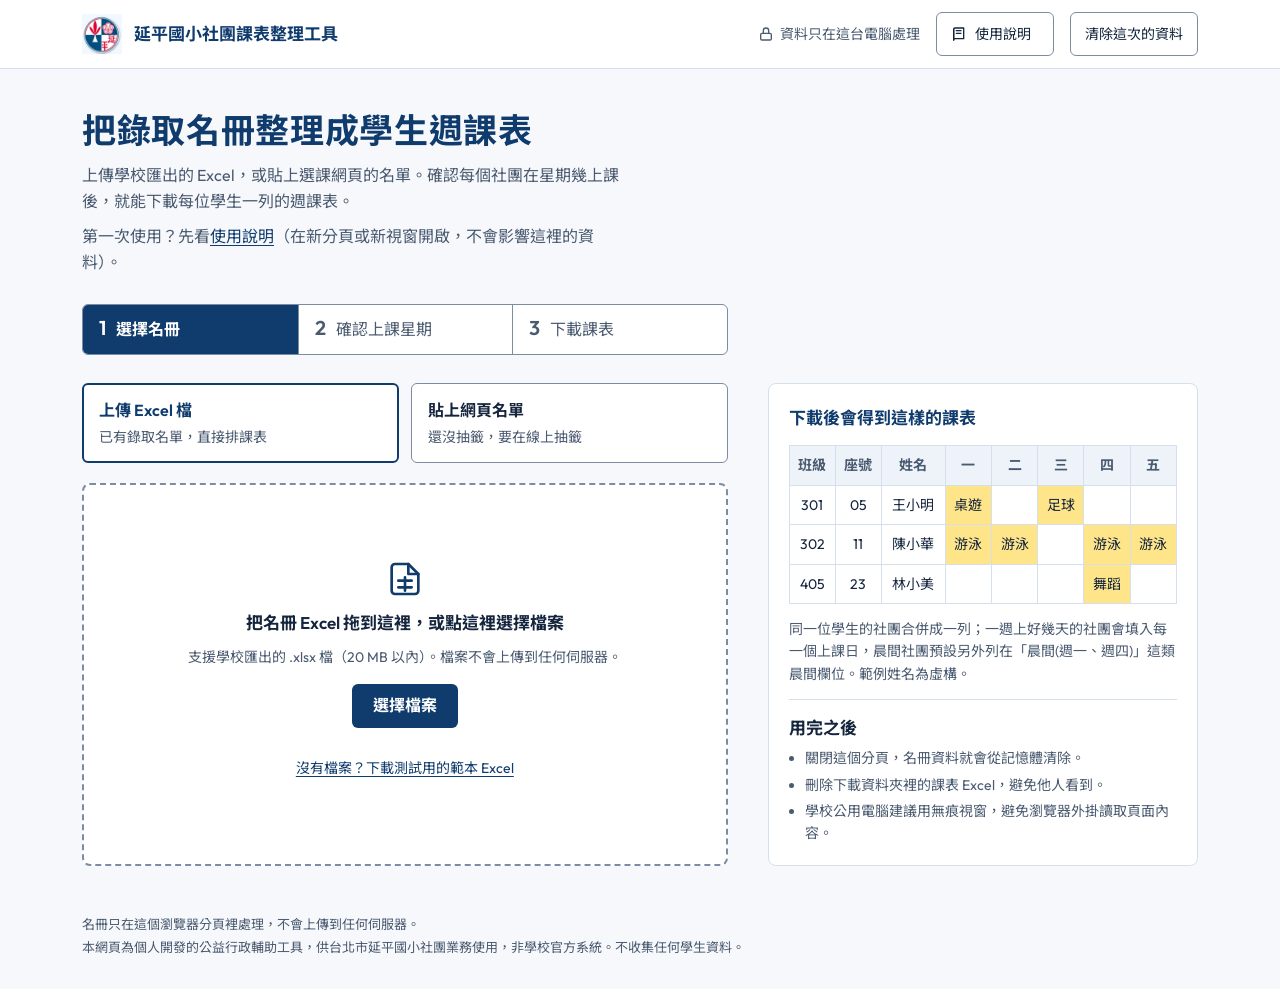
<file: docs/index.html>
<!DOCTYPE html>
<html lang="zh-TW">
<head>
    <meta charset="UTF-8">
    <meta name="viewport" content="width=device-width, initial-scale=1.0">
    <title>延平國小社團課表整理工具 - 網頁版</title>

    <!-- SEO 基礎 -->
    <meta name="description" content="延平國小社團課表整理工具 - 免安裝純前端網頁版，一鍵將錄取名冊轉換為個人週課表，支援線上隨機抽籤。100% 本機處理，保障學生個資安全。">
    <meta name="keywords" content="延平國小,社團課表,Excel轉換,抽籤工具,行政工具,課表整理">
    <meta name="author" content="延平國小社團課務行政">
    <link rel="canonical" href="https://rich0512.github.io/excel-web-tool/">

    <!-- Open Graph (Facebook / LINE 分享卡片) -->
    <meta property="og:type" content="website">
    <meta property="og:title" content="延平國小社團課表整理工具 - 網頁版">
    <meta property="og:description" content="免安裝、純前端。一鍵上傳錄取名冊 Excel 或貼上選課名單，自動整理個人週課表並支援隨機抽籤。100% 本機處理，保障學生個資安全。">
    <meta property="og:url" content="https://rich0512.github.io/excel-web-tool/">
    <meta property="og:image" content="https://rich0512.github.io/excel-web-tool/images/og-image.jpg">
    <meta property="og:image:width" content="1456">
    <meta property="og:image:height" content="816">
    <meta property="og:locale" content="zh_TW">
    <meta property="og:site_name" content="延平國小社團課表整理工具">

    <!-- Twitter Card -->
    <meta name="twitter:card" content="summary_large_image">
    <meta name="twitter:title" content="延平國小社團課表整理工具">
    <meta name="twitter:description" content="免安裝、100% 本機處理。上傳 Excel 或貼上名單，一鍵產出個人週課表。">
    <meta name="twitter:image" content="https://rich0512.github.io/excel-web-tool/images/og-image.jpg">

    <!-- 安全性：Content Security Policy
         - 全站無 inline script / style / 事件屬性，因此不需要 'unsafe-inline'
         - 不開放 'unsafe-eval'：ExcelJS 由 utils.js 的 loadExcelJS() 載入，載入前先宣告 regeneratorRuntime，
           它就不會退回 Function()（見該函式的註解）
         - GitHub Pages 無法設定 HTTP header，frame-ancestors 等指令只能靠 header，這裡無法使用 -->
    <meta http-equiv="Content-Security-Policy" content="default-src 'self'; script-src 'self'; style-src 'self'; img-src 'self' data: blob:; font-src 'self'; connect-src 'self'; worker-src 'self'; object-src 'none'; base-uri 'self'; form-action 'none'">

    <!-- 設置網站圖示，防止瀏覽器請求根目錄 favicon 產生 404 錯誤 -->
    <link rel="icon" href="images/logo.png" type="image/png">

    <!-- PWA 設定 -->
    <link rel="manifest" href="manifest.json">
    <meta name="theme-color" content="#0f3b6d">
    <meta name="mobile-web-app-capable" content="yes">
    <meta name="apple-mobile-web-app-status-bar-style" content="default">
    <meta name="apple-mobile-web-app-title" content="社團課表工具">
    <link rel="apple-touch-icon" href="images/logo-192.png">

    <!-- 預載入首頁核心字型 (提升首屏載入速度與渲染效能) -->
    <!-- 只預載介面用字（ui）；其餘常用字（ext）在畫面出現學生姓名等字時才由 unicode-range 觸發下載 -->
    <link rel="preload" href="fonts/NotoSansTC-Regular-ui.woff2" as="font" type="font/woff2" crossorigin>
    <link rel="preload" href="fonts/Outfit-SemiBold.woff2" as="font" type="font/woff2" crossorigin>

    <!-- 引入本地化字型 (已從 Google Fonts 下載至本機，不連接外部 CDN，保障隱私與離線使用) -->
    <link rel="stylesheet" href="fonts/fonts.css?v=3.21">
    <!-- ExcelJS（已本地化，約 0.9 MB）不在這裡載入：由 utils.js 的 loadExcelJS() 在頁面閒置或需要時才載入，
         避免它排在所有程式前面，讓按鈕要等它下載完才有反應 -->
    <!-- 引入外部樣式表 (使用版本參數防止瀏覽器快取舊樣式) -->
    <link rel="stylesheet" href="css/style.css?v=3.21">
</head>
<body>

    <!-- 頁首：校名與個資狀態 -->
    <header class="site-header" role="banner">
        <div class="site-header-inner">
            <div class="brand">
                <img src="images/logo.png" class="brand-logo" alt="延平國小校徽" width="40" height="40">
                <span class="brand-name">延平國小社團課表整理工具</span>
            </div>
            <div class="privacy-status">
                <span class="privacy-note">
                    <svg class="icon" viewBox="0 0 24 24" width="16" height="16" fill="none" stroke="currentColor" stroke-width="2" stroke-linecap="round" stroke-linejoin="round" aria-hidden="true"><rect x="4" y="11" width="16" height="10" rx="2"/><path d="M8 11V7a4 4 0 0 1 8 0v4"/></svg>
                    資料只在這台電腦處理
                </span>
                <!-- 說明頁一律開新分頁：名冊只在這個分頁的記憶體裡，換頁就會消失 -->
                <a class="btn btn-outline btn-small" href="guide.html" target="_blank" rel="noopener">
                    <svg class="icon" viewBox="0 0 24 24" width="16" height="16" fill="none" stroke="currentColor" stroke-width="2" stroke-linecap="round" stroke-linejoin="round" aria-hidden="true"><path d="M4 5a2 2 0 0 1 2-2h13v16H6a2 2 0 0 0-2 2z"/><path d="M4 21V5M8 7h7M8 11h7"/></svg>
                    使用說明<span class="visually-hidden">（在新分頁或新視窗開啟）</span>
                </a>
                <button type="button" class="btn btn-outline btn-small" id="btn-hard-reset">清除這次的資料</button>
            </div>
        </div>
    </header>

    <main class="page" role="main">

        <div class="intro">
            <h1 class="page-title">把錄取名冊整理成學生週課表</h1>
            <p class="page-lead">上傳學校匯出的 Excel，或貼上選課網頁的名單。確認每個社團在星期幾上課後，就能下載每位學生一列的週課表。</p>
            <p class="page-lead">第一次使用？先看<a href="guide.html" target="_blank" rel="noopener">使用說明</a>（在新分頁或新視窗開啟，不會影響這裡的資料）。</p>
        </div>

        <ol class="stepper" aria-label="操作步驟">
            <li class="stepper-item" data-step="step-upload" aria-current="step"><span class="stepper-num">1</span>選擇名冊</li>
            <li class="stepper-item" data-step="step-mapping"><span class="stepper-num">2</span>確認上課星期</li>
            <li class="stepper-item" data-step="step-success"><span class="stepper-num">3</span>下載課表</li>
        </ol>

        <!-- 步驟一：資料輸入 -->
        <div class="step-panel active" id="step-upload">
            <div class="upload-layout">
                <div class="upload-main">
                    <div class="tab-container" role="tablist" aria-label="名冊來源">
                        <button type="button" class="tab-btn active" id="tab-btn-file" role="tab" aria-selected="true" aria-controls="tab-file-content">
                            <span class="tab-title">上傳 Excel 檔</span>
                            <span class="tab-desc">已有錄取名單，直接排課表</span>
                        </button>
                        <button type="button" class="tab-btn" id="tab-btn-paste" role="tab" aria-selected="false" aria-controls="tab-paste-content">
                            <span class="tab-title">貼上網頁名單 <span class="tab-count" id="paste-club-count" hidden></span></span>
                            <span class="tab-desc">還沒抽籤，要在線上抽籤</span>
                        </button>
                    </div>

                    <!-- 檔案上傳區 -->
                    <div id="tab-file-content" class="tab-content active" role="tabpanel" aria-labelledby="tab-btn-file">
                        <div class="upload-zone" id="drop-zone">
                            <svg class="upload-icon" viewBox="0 0 24 24" width="40" height="40" fill="none" stroke="currentColor" stroke-width="1.6" stroke-linecap="round" stroke-linejoin="round" aria-hidden="true"><path d="M14 3H6a2 2 0 0 0-2 2v14a2 2 0 0 0 2 2h12a2 2 0 0 0 2-2V9z"/><path d="M14 3v6h6"/><path d="M8 13h8M8 17h8M12 11v8"/></svg>
                            <div class="upload-text">把名冊 Excel 拖到這裡，或點這裡選擇檔案</div>
                            <div class="upload-hint">支援學校匯出的 .xlsx 檔（20 MB 以內）。檔案不會上傳到任何伺服器。</div>
                            <button type="button" class="btn btn-primary upload-btn" id="btn-pick-file">選擇檔案</button>
                            <p class="upload-status" id="upload-status" role="status"></p>
                            <input type="file" id="file-input" accept=".xlsx, .xls" aria-label="選擇錄取名冊 Excel 檔案">
                            <p class="template-link">
                                <a href="templates/115學期名冊_範本.xlsx" download>沒有檔案？下載測試用的範本 Excel</a>
                            </p>
                        </div>
                    </div>

                    <!-- 文字貼上區 -->
                    <div id="tab-paste-content" class="tab-content" role="tabpanel" aria-labelledby="tab-btn-paste">
                        <p class="tab-intro">每貼上一個社團的名單，就按一次「加入這個社團」，加入時就會抽籤，正取、備取會立刻列在下方。所有社團都加入後，再下載課表與抽籤結果，這樣才能檢查跨社團的衝堂。</p>

                        <div class="paste-zone">
                            <div class="form-grid">
                                <div class="field field-wide">
                                    <label class="field-label" for="paste-club-name">社團名稱</label>
                                    <input type="text" id="paste-club-name" class="club-input" placeholder="例如：舞蹈社">
                                </div>
                                <div class="field">
                                    <label class="field-label" for="paste-day-select">上課星期</label>
                                    <select id="paste-day-select" class="config-select">
                                        <option value="週一">週一</option>
                                        <option value="週二">週二</option>
                                        <option value="週三">週三</option>
                                        <option value="週四">週四</option>
                                        <option value="週五">週五</option>
                                        <option value="週六">週六</option>
                                        <option value="週日">週日</option>
                                    </select>
                                </div>
                                <div class="field">
                                    <label class="field-label" for="paste-quota">正取人數</label>
                                    <input type="number" id="paste-quota" class="club-input" value="12" min="1" max="500" step="1" inputmode="numeric">
                                </div>
                                <div class="field field-wide">
                                    <span class="field-label" id="paste-grade-label">招收年級</span>
                                    <div class="grade-range">
                                        <select id="paste-grade-start" class="config-select" aria-label="起始年級">
                                            <option value="新生">新生</option>
                                            <option value="1" selected>1 年級</option>
                                            <option value="2">2 年級</option>
                                            <option value="3">3 年級</option>
                                            <option value="4">4 年級</option>
                                            <option value="5">5 年級</option>
                                            <option value="6">6 年級</option>
                                        </select>
                                        <span class="grade-range-sep" aria-hidden="true">至</span>
                                        <select id="paste-grade-end" class="config-select" aria-label="結束年級">
                                            <option value="新生">新生</option>
                                            <option value="1">1 年級</option>
                                            <option value="2" selected>2 年級</option>
                                            <option value="3">3 年級</option>
                                            <option value="4">4 年級</option>
                                            <option value="5">5 年級</option>
                                            <option value="6">6 年級</option>
                                        </select>
                                    </div>
                                </div>
                                <div class="field field-wide">
                                    <label class="field-label" for="paste-priority">抽籤優先順序</label>
                                    <select id="paste-priority" class="config-select">
                                        <option value="desc" selected>高年級優先</option>
                                        <option value="asc">低年級優先</option>
                                    </select>
                                    <p class="field-tip">沒有班級座號的新生一律排在最後。</p>
                                </div>
                                <div class="field field-full">
                                    <label class="field-label" for="paste-text-area">名單內容</label>
                                    <p class="field-tip">在選課網頁上選取整份名冊（包含欄位標題）後複製貼上。只要有班級、座號、姓名就能抽籤，不需要「抽籤順序」欄位。</p>
                                    <textarea id="paste-text-area" class="paste-textarea" placeholder="在這裡貼上（Ctrl + V），例如：&#10;班級  座號  姓名&#10;301   05    王小明&#10;302   11    陳小華"></textarea>
                                    <div id="paste-parse-preview" class="parse-preview" role="status"></div>
                                </div>
                            </div>

                            <div class="field">
                                <button type="button" class="btn btn-secondary btn-block" id="btn-load-club" aria-describedby="load-club-tip">加入這個社團</button>
                                <p class="field-tip" id="load-club-tip">加入時就會抽籤，結果列在下方「已加入的社團」。要重新抽籤，請先移除這個社團再加入，系統會記錄抽籤次數。</p>
                            </div>
                        </div>

                        <!-- 已加入的社團列表 -->
                        <div id="loaded-clubs-section" class="loaded-clubs-section">
                            <div class="section-header">
                                <h2 class="section-title">已加入的社團</h2>
                                <button type="button" class="btn btn-outline btn-small" id="btn-clear-clubs">全部移除</button>
                            </div>
                            <div class="loaded-clubs-list" id="loaded-clubs-list">
                                <!-- 動態產生已加入社團 -->
                            </div>

                            <div class="form-grid paste-options">
                                <div class="field field-wide">
                                    <label class="field-label" for="paste-slot-mode-select">時段模式</label>
                                    <select id="paste-slot-mode-select" class="config-select">
                                        <option value="semester">一般學期（沒有 AB 時段）</option>
                                        <option value="vacation">寒暑假（有 AB 時段）</option>
                                    </select>
                                    <p class="field-tip">寒暑假模式會在課表的社團名稱後加上時段。</p>
                                </div>
                                <div class="field field-wide field-check">
                                    <label class="config-checkbox-container">
                                        <input type="checkbox" id="paste-include-freshmen" checked>
                                        <span class="checkbox-text">包含沒有班級座號的新生</span>
                                    </label>
                                </div>
                                <div class="field field-full">
                                    <label class="field-label" for="paste-excel-filename">下載的檔名（選填）</label>
                                    <input type="text" id="paste-excel-filename" class="club-input" placeholder="留空時使用「直接貼上名單彙整」">
                                </div>
                            </div>

                            <div class="warning-callout">
                                <svg class="icon" viewBox="0 0 24 24" width="20" height="20" fill="none" stroke="currentColor" stroke-width="2" stroke-linecap="round" stroke-linejoin="round" aria-hidden="true"><path d="M12 3l10 18H2z"/><path d="M12 10v5M12 18h.01"/></svg>
                                <div>下載只會匯出清單上已抽好的結果，不會重新抽籤；下載後清單會清空。請先確認<strong>所有要整理的社團都已加入</strong>，否則無法檢查跨社團的衝堂。</div>
                            </div>

                            <div id="paste-conflict-alert" class="warning-callout conflict-alert" role="alert"></div>

                            <button type="button" class="btn btn-primary btn-block btn-large" id="btn-process-paste">
                                下載課表與抽籤結果（共 <span id="total-pasted-students">0</span> 筆錄取資料）
                            </button>
                        </div>
                    </div>
                </div>

                <!-- 課表範例 (靜態示意，姓名為虛構) -->
                <aside class="sample-card" aria-labelledby="sample-title">
                    <h2 class="sample-title" id="sample-title">下載後會得到這樣的課表</h2>
                    <div class="sample-scroll">
                        <table class="sample-table">
                            <thead>
                                <tr><th scope="col">班級</th><th scope="col">座號</th><th scope="col">姓名</th><th scope="col">一</th><th scope="col">二</th><th scope="col">三</th><th scope="col">四</th><th scope="col">五</th></tr>
                            </thead>
                            <tbody>
                                <tr><td>301</td><td>05</td><td>王小明</td><td class="is-filled">桌遊</td><td></td><td class="is-filled">足球</td><td></td><td></td></tr>
                                <tr><td>302</td><td>11</td><td>陳小華</td><td class="is-filled">游泳</td><td class="is-filled">游泳</td><td></td><td class="is-filled">游泳</td><td class="is-filled">游泳</td></tr>
                                <tr><td>405</td><td>23</td><td>林小美</td><td></td><td></td><td></td><td class="is-filled">舞蹈</td><td></td></tr>
                            </tbody>
                        </table>
                    </div>
                    <p class="sample-note">同一位學生的社團合併成一列；一週上好幾天的社團會填入每一個上課日，晨間社團預設另外列在「晨間(週一、週四)」這類晨間欄位。範例姓名為虛構。</p>

                    <div class="after-use">
                        <h3 class="after-use-title">用完之後</h3>
                        <ul class="after-use-list">
                            <li>關閉這個分頁，名冊資料就會從記憶體清除。</li>
                            <li>刪除下載資料夾裡的課表 Excel，避免他人看到。</li>
                            <li>學校公用電腦建議用無痕視窗，避免瀏覽器外掛讀取頁面內容。</li>
                        </ul>
                    </div>
                </aside>
            </div>
        </div>

        <!-- 步驟二：對照設定表 -->
        <div class="step-panel" id="step-mapping">
            <div class="mapping-container">
                <div class="mapping-header-row">
                    <div>
                        <h2 class="mapping-title">確認每個社團的上課星期</h2>
                        <p class="mapping-desc">社團名稱可以直接修改，修改後的名稱會出現在課表上。</p>
                    </div>
                    <!-- 只有星期真的取自這台電腦記住的設定時，mapping-ui.js 的 showMemoryHint() 才會顯示 -->
                    <div class="memory-hint" id="memory-hint" role="status" hidden>
                        <svg class="icon" viewBox="0 0 24 24" width="16" height="16" fill="none" stroke="currentColor" stroke-width="2.4" stroke-linecap="round" stroke-linejoin="round" aria-hidden="true"><path d="M5 12l5 5 9-10"/></svg>
                        <span id="memory-hint-text">已套用這台電腦上次記住的星期</span>
                    </div>
                </div>

                <div class="config-section">
                    <div class="config-row">
                        <label class="field-label" for="mode-select">彙整模式</label>
                        <select id="mode-select" class="config-select">
                            <option value="single">單一清單（有「課程與學生清單」或「總表」工作表）</option>
                            <option value="multi">多工作表（沒有總表，每個社團一個工作表）</option>
                        </select>
                    </div>
                    <div class="config-row">
                        <label class="field-label" for="slot-mode-select">時段模式</label>
                        <select id="slot-mode-select" class="config-select">
                            <option value="semester">一般學期（沒有 AB 時段）</option>
                            <option value="vacation">寒暑假（有 AB 時段）</option>
                        </select>
                        <p class="field-tip">寒暑假模式會在課表的社團名稱後加上時段。</p>
                    </div>
                    <div class="config-row full-width">
                        <label class="config-checkbox-container">
                            <input type="checkbox" id="include-freshmen" checked>
                            <span class="checkbox-text">包含沒有班級座號的新生</span>
                        </label>
                    </div>
                </div>

                <div id="mapping-skip-alert" class="warning-callout skip-alert" role="status" hidden></div>

                <p class="mobile-table-hint">表格可以左右滑動，查看所有欄位。</p>
                <div class="table-responsive">
                    <table class="mapping-table">
                        <thead>
                            <tr>
                                <th class="col-slot" scope="col">時段</th>
                                <th class="col-name" scope="col">社團名稱（可修改）</th>
                                <th class="col-day" scope="col">上課星期</th>
                            </tr>
                        </thead>
                        <tbody id="mapping-table-body">
                            <!-- JS 動態產生對照行 -->
                        </tbody>
                    </table>
                </div>

                <div class="field filename-field">
                    <label class="field-label" for="excel-filename">下載的檔名（選填）</label>
                    <input type="text" id="excel-filename" class="club-input" placeholder="留空時使用原始檔名">
                </div>

                <div id="mapping-conflict-alert" class="warning-callout conflict-alert" role="alert"></div>

                <div class="btn-group">
                    <button type="button" class="btn btn-secondary" id="btn-back-to-upload">重新選擇檔案</button>
                    <button type="button" class="btn btn-primary btn-large" id="btn-process-mapping">開始轉換並下載課表</button>
                </div>
            </div>
        </div>

        <!-- 步驟三：轉檔成功 -->
        <div class="step-panel" id="step-success">
            <div class="success-panel">
                <svg class="success-icon" viewBox="0 0 48 48" width="56" height="56" fill="none" stroke="currentColor" stroke-width="3" stroke-linecap="round" stroke-linejoin="round" aria-hidden="true"><circle cx="24" cy="24" r="21"/><path d="M14 25l7 7 14-15"/></svg>
                <h2 class="success-title">課表已開始下載</h2>
                <p class="success-desc">
                    如果沒有看到下載，請檢查瀏覽器的下載提示或下載資料夾；還是沒有，就按「再下載一次」。<br>
                    用完請刪除下載資料夾裡的課表 Excel。
                </p>
                <!-- 主要動作在前；「再下載一次」是備用的次要動作。
                     只在這次有成功匯出時顯示（app.js 的 setLastExport）；JS 只設定 hidden，由 style.css 的 .btn[hidden] 隱藏 -->
                <button type="button" class="btn btn-primary" id="btn-restart">整理另一份名冊</button>
                <button type="button" class="btn btn-secondary" id="btn-redownload" hidden>再下載一次</button>
                <!-- 再下載一次的進度：按鈕停用時焦點會離開，改由這裡讓螢幕閱讀器讀出 -->
                <p class="visually-hidden" role="status" id="redownload-status"></p>
            </div>
        </div>

    </main>

    <!-- 頁尾宣告 -->
    <footer class="site-footer" role="contentinfo">
        <p>名冊只在這個瀏覽器分頁裡處理，不會上傳到任何伺服器。</p>
        <p class="footer-disclaimer">本網頁為個人開發的公益行政輔助工具，供台北市延平國小社團業務使用，非學校官方系統。不收集任何學生資料。</p>
    </footer>

    <!-- 引入外部邏輯程式碼 (使用版本參數防止瀏覽器快取舊程式碼；依相依順序載入) -->
    <script src="js/utils.js?v=3.21" defer></script>
    <script src="js/exporter.js?v=3.21" defer></script>
    <script src="js/parser.js?v=3.21" defer></script>
    <script src="js/processor.js?v=3.21" defer></script>
    <script src="js/mapping-ui.js?v=3.21" defer></script>
    <script src="js/app.js?v=3.21" defer></script>
    <!-- 註冊 Service Worker (離線快取) -->
    <script src="js/register-sw.js?v=3.21" defer></script>
</body>
</html>
</file>
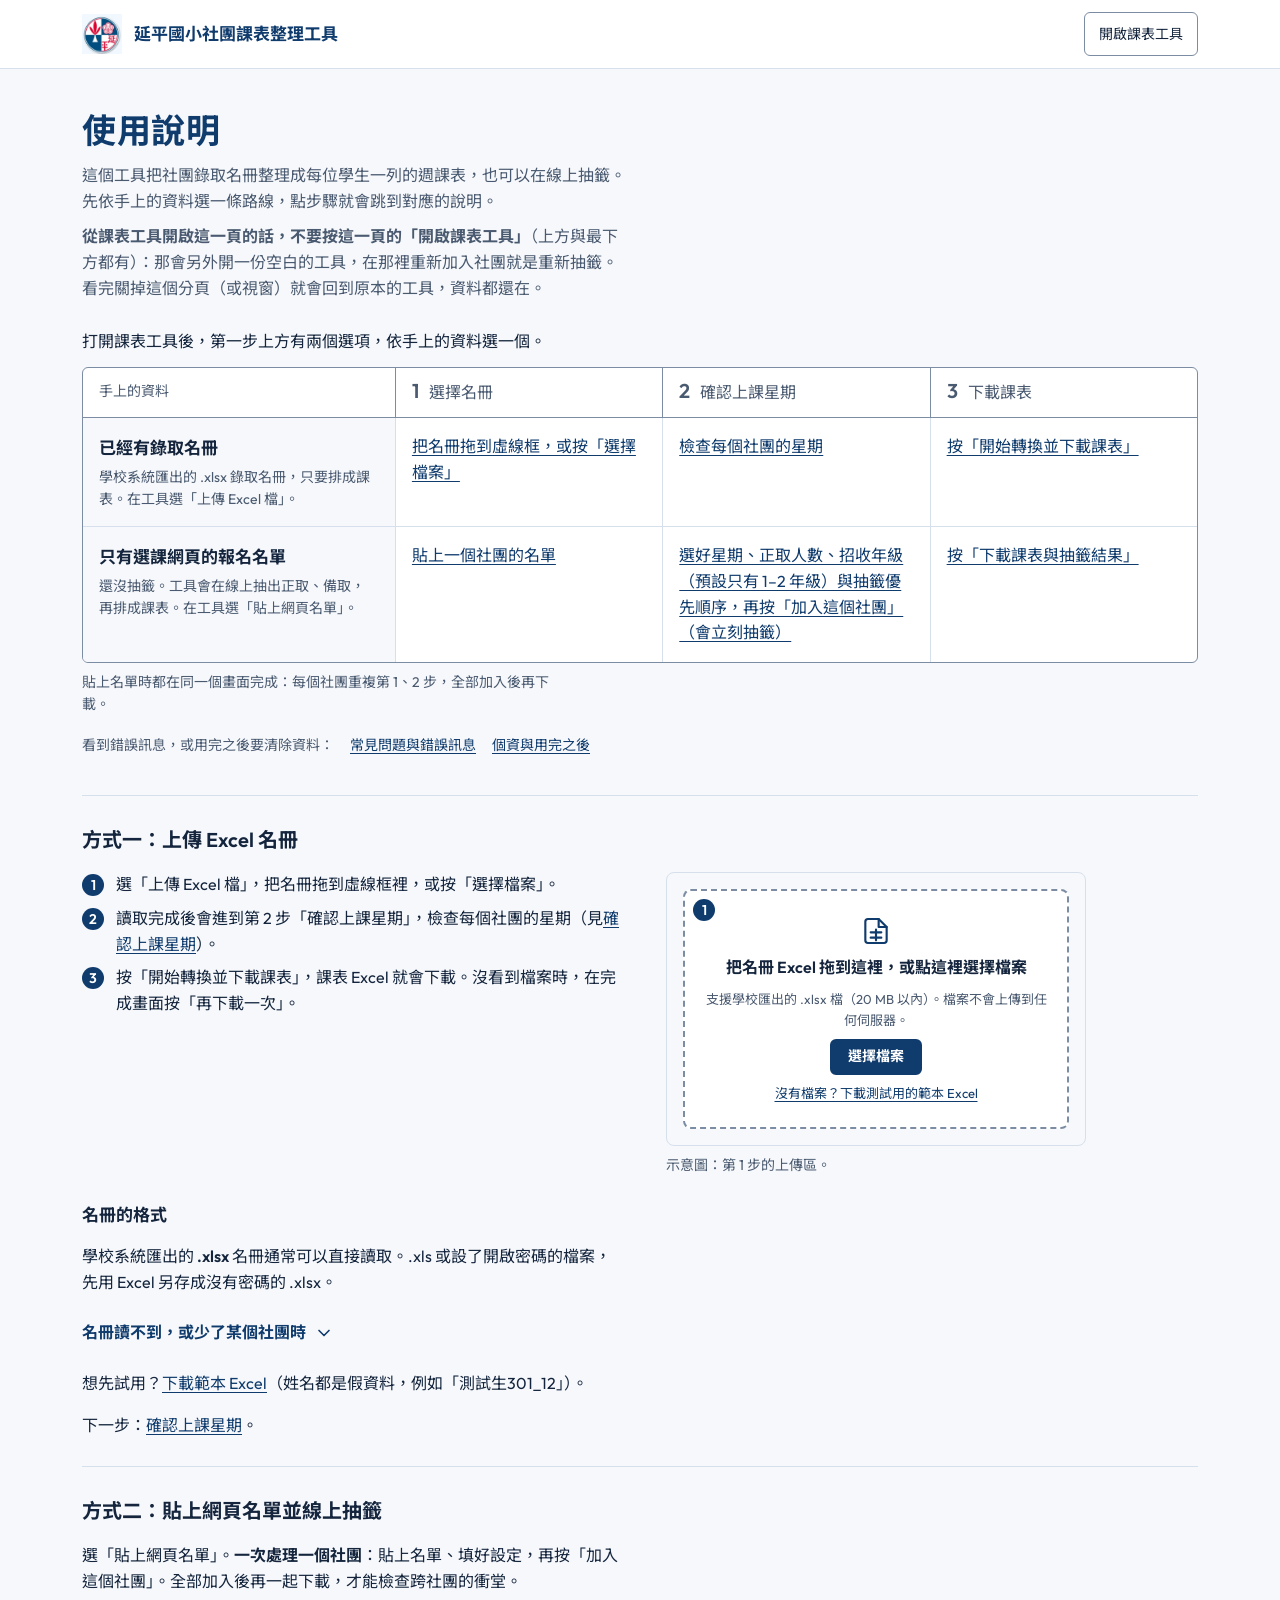
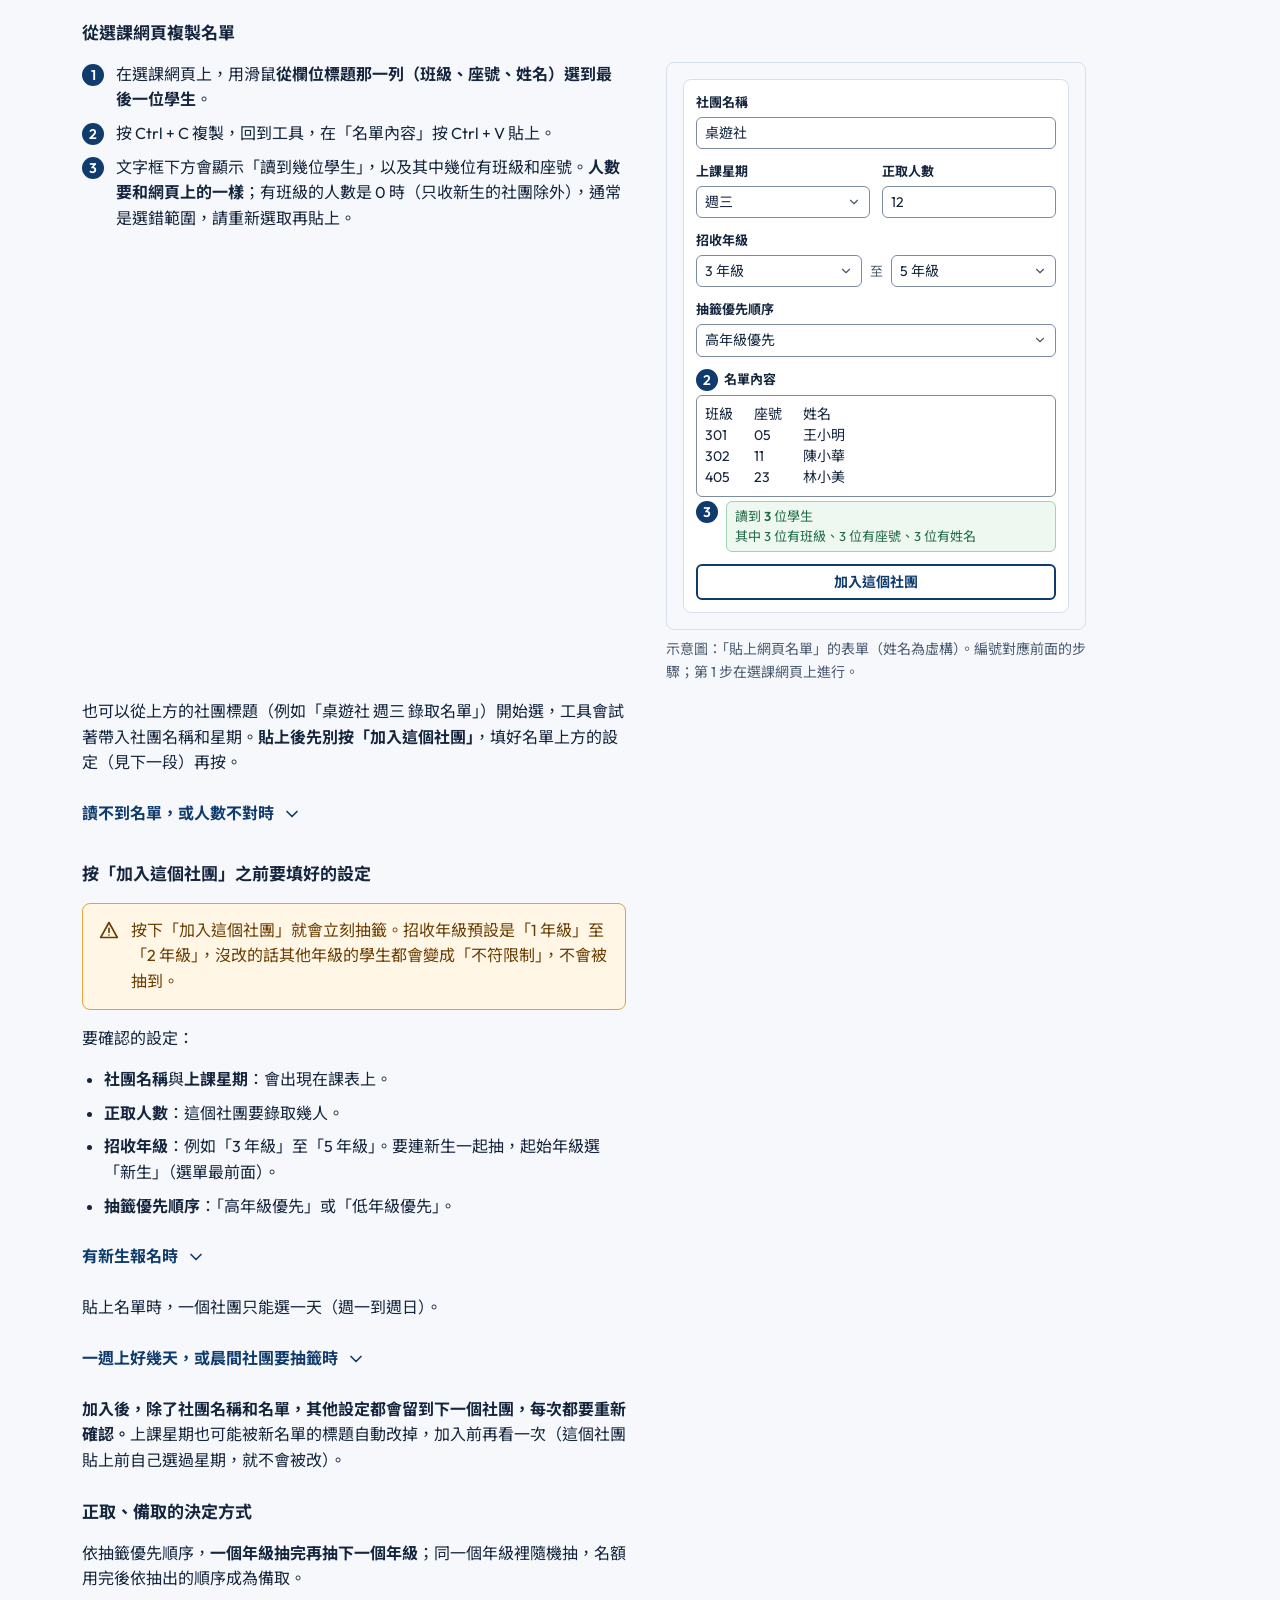
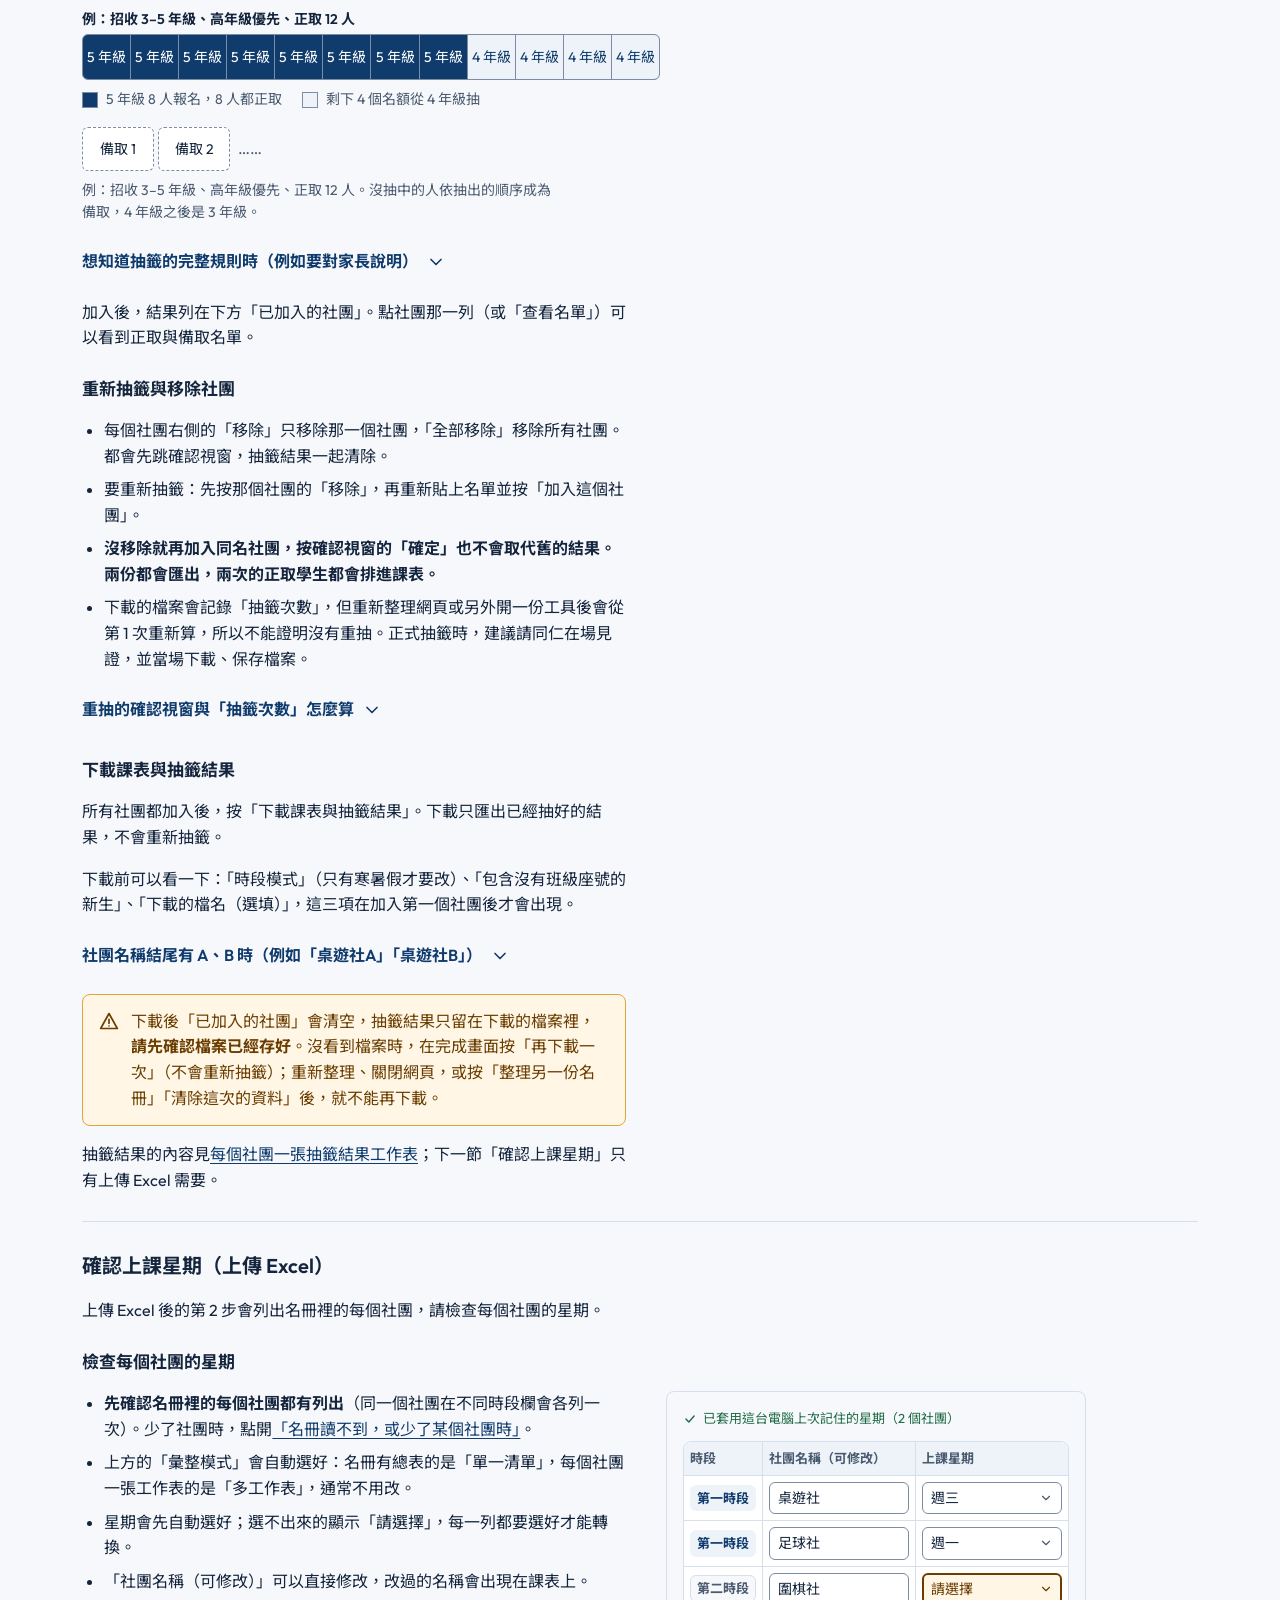
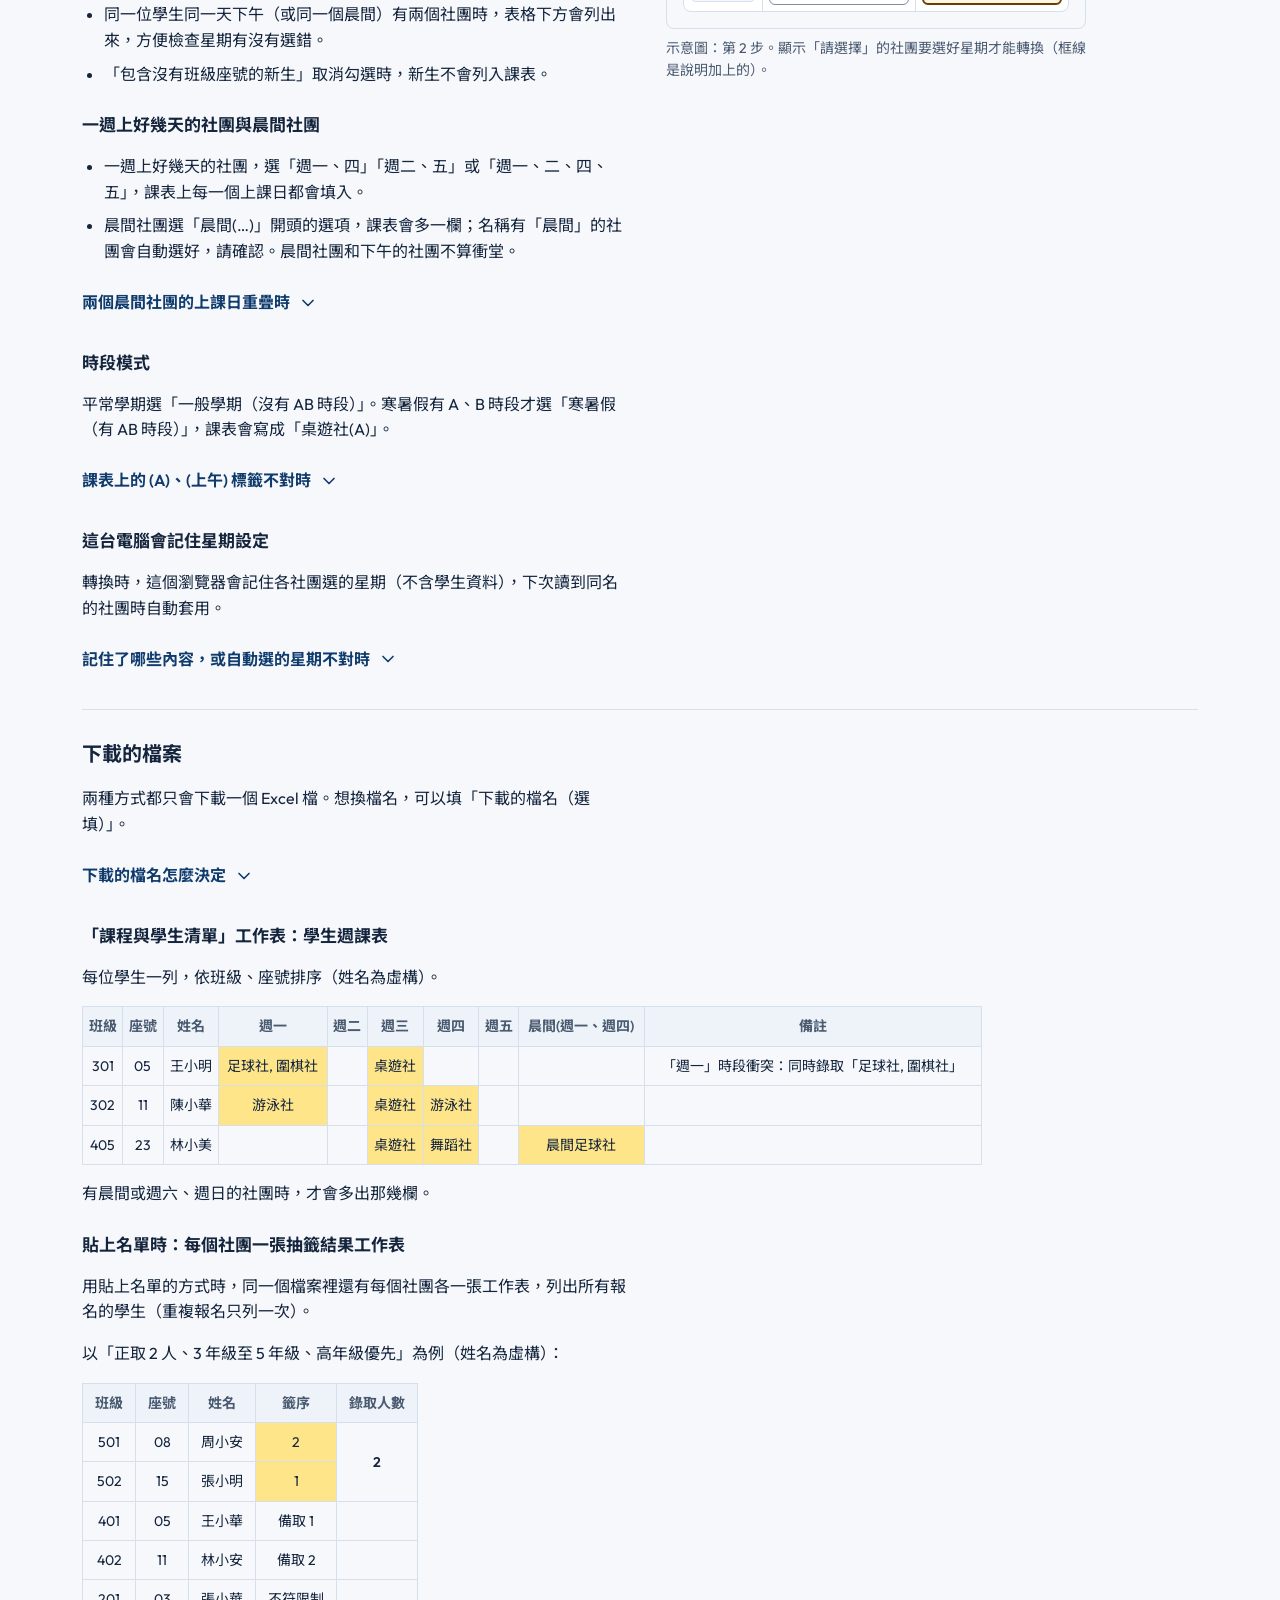
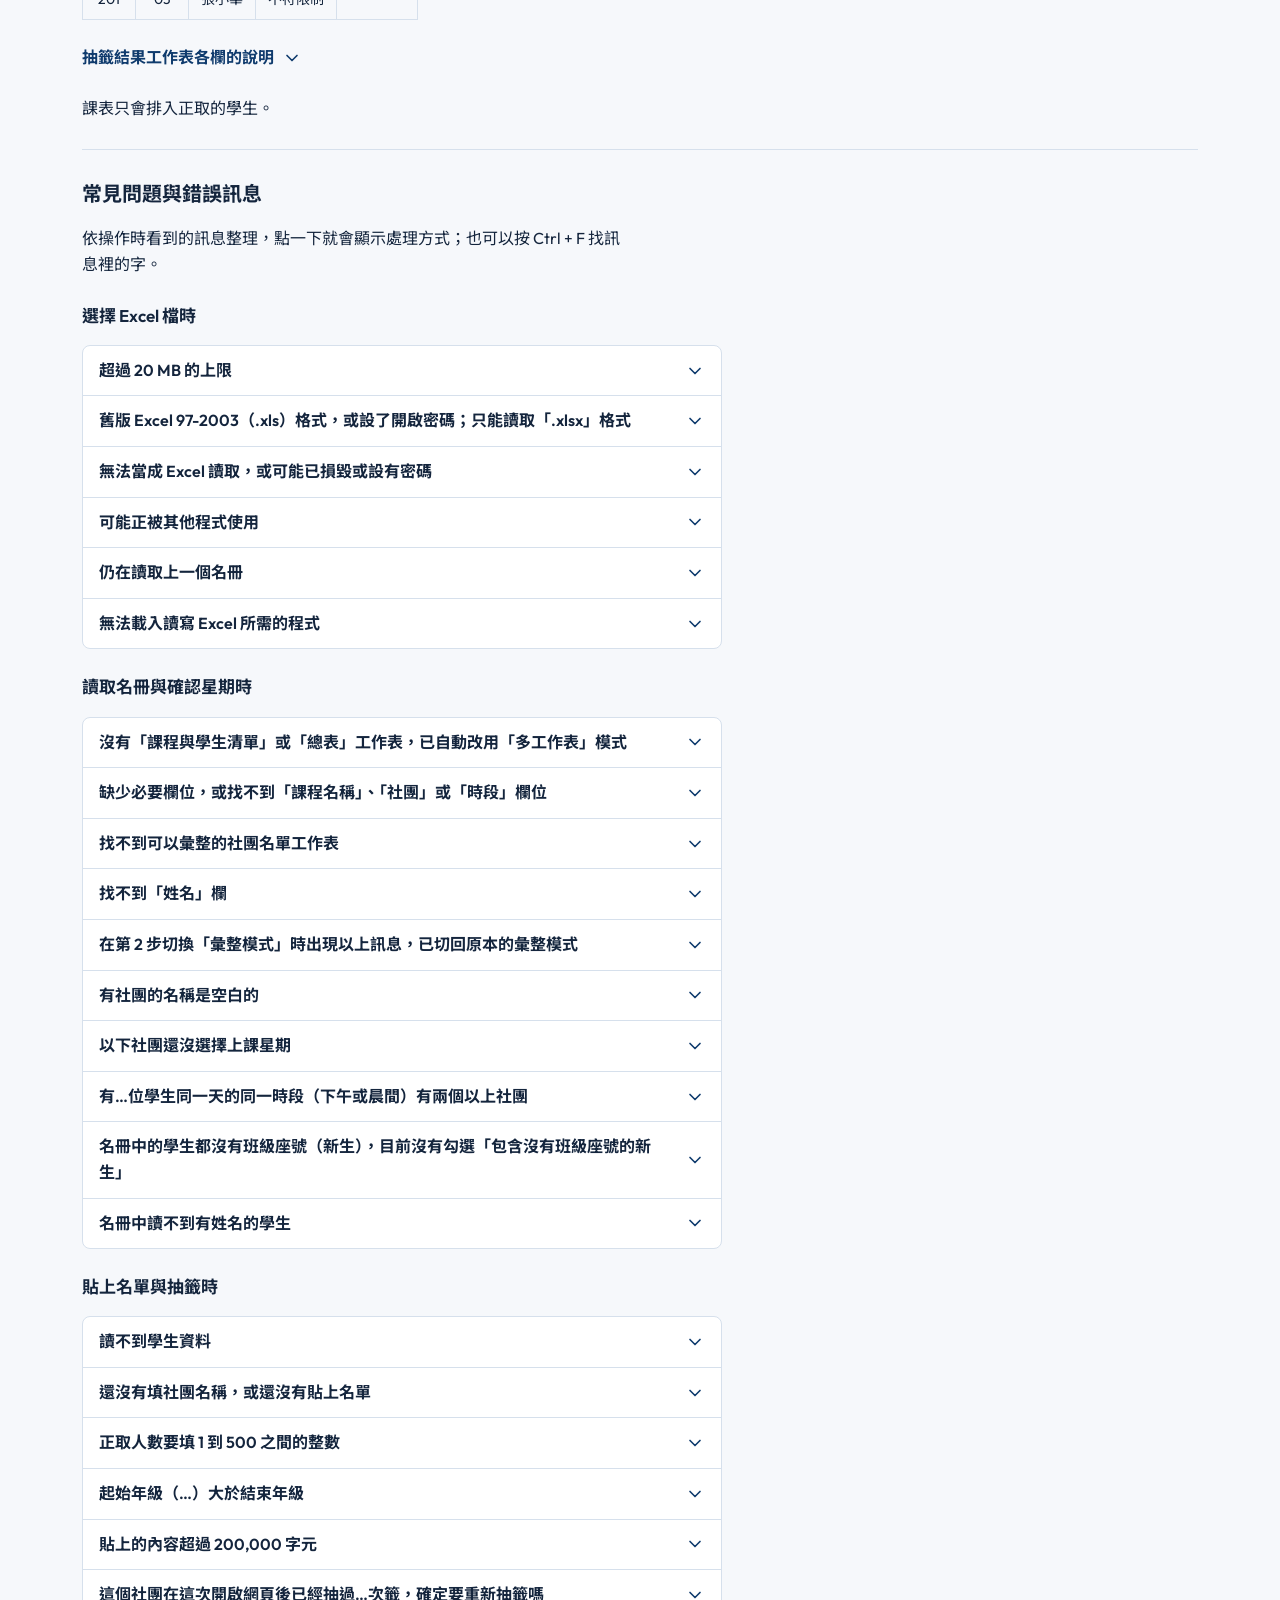
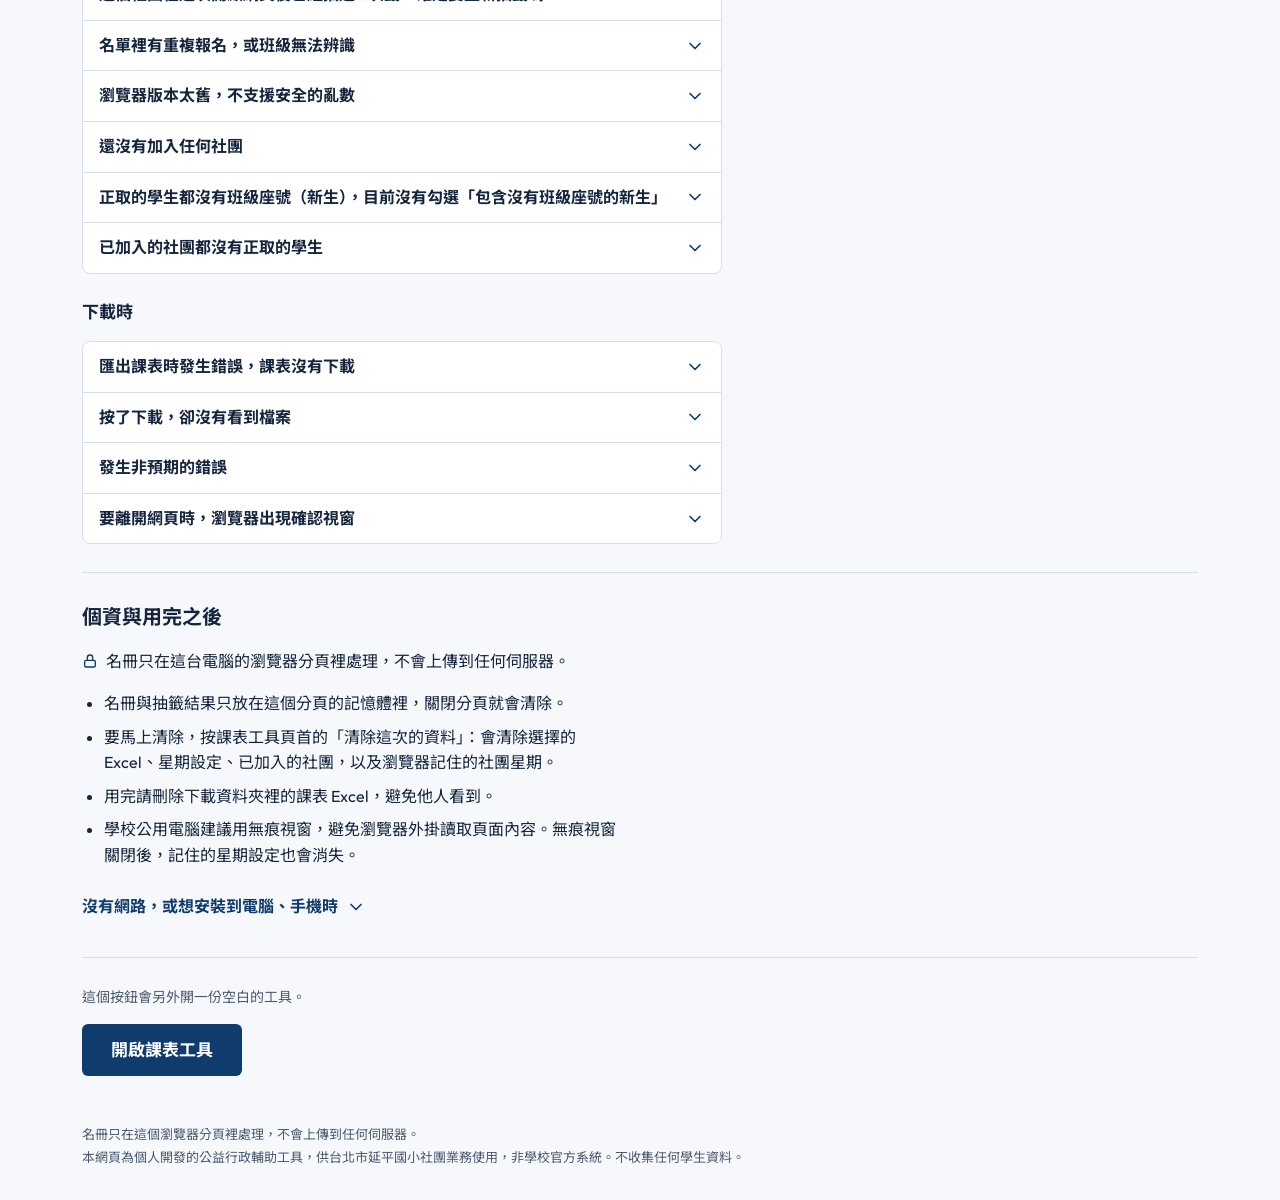
<file: docs/guide.html>
<!DOCTYPE html>
<html lang="zh-TW">
<head>
    <meta charset="UTF-8">
    <meta name="viewport" content="width=device-width, initial-scale=1.0">
    <title>使用說明 - 延平國小社團課表整理工具</title>
    <meta name="description" content="延平國小社團課表整理工具的使用說明：上傳 Excel 名冊或貼上選課網頁名單、線上抽籤、確認上課星期、下載課表，以及常見錯誤訊息的處理方式。">
    <link rel="canonical" href="https://rich0512.github.io/excel-web-tool/guide.html">

    <!-- 安全性：Content Security Policy
         - 這一頁只有文字說明，不需要任何程式，所以 script-src 'none'：完全不執行 JavaScript，
           也不讀取名冊或瀏覽器儲存空間（常見問題用原生 <details> 收合，不需要程式）
         - 全頁沒有 inline style 與事件屬性，樣式只從本站的 css/ 載入
         - GitHub Pages 無法設定 HTTP header，frame-ancestors 等指令只能靠 header，這裡無法使用 -->
    <meta http-equiv="Content-Security-Policy" content="default-src 'self'; script-src 'none'; style-src 'self'; img-src 'self'; font-src 'self'; object-src 'none'; base-uri 'self'; form-action 'none'">

    <link rel="icon" href="images/logo.png" type="image/png">
    <meta name="theme-color" content="#0f3b6d">

    <!-- 只預載介面用字（ui），與首頁相同 -->
    <link rel="preload" href="fonts/NotoSansTC-Regular-ui.woff2" as="font" type="font/woff2" crossorigin>
    <link rel="stylesheet" href="fonts/fonts.css?v=3.21">
    <link rel="stylesheet" href="css/style.css?v=3.21">
    <link rel="stylesheet" href="css/guide.css?v=3.21">
</head>
<body>

    <header class="site-header" role="banner">
        <div class="site-header-inner">
            <div class="brand">
                <img src="images/logo.png" class="brand-logo" alt="延平國小校徽" width="40" height="40">
                <span class="brand-name">延平國小社團課表整理工具</span>
            </div>
            <a class="btn btn-outline btn-small" href="./">開啟課表工具<span class="visually-hidden">（會另外開一份空白的工具）</span></a>
        </div>
    </header>

    <main class="page" role="main">

        <div class="intro">
            <h1 class="page-title">使用說明</h1>
            <p class="page-lead">這個工具把社團錄取名冊整理成每位學生一列的週課表，也可以在線上抽籤。先依手上的資料選一條路線，點步驟就會跳到對應的說明。</p>
            <p class="page-lead"><strong>從課表工具開啟這一頁的話，不要按這一頁的「開啟課表工具」</strong>（上方與最下方都有）：那會另外開一份空白的工具，在那裡重新加入社團就是重新抽籤。看完關掉這個分頁（或視窗）就會回到原本的工具，資料都還在。</p>
        </div>

        <!-- 路線課表：依手上的資料選一列，三個步驟由左到右；每一格連到對應的說明。
             表頭沿用首頁步驟列（.stepper）；768px 以下每一列改成一組、步驟由上而下。
             768px 以下改成 display: block 時，Safari 不再把它當成表格，所以每一層都寫明 ARIA role。
             列標題只放標題（螢幕閱讀器在每一格都會重複列標題）；說明文字畫面上照樣顯示，
             但對螢幕閱讀器隱藏，改在 caption 裡讀一次 -->
        <nav class="guide-routes" id="choose" aria-label="選擇操作路線">
            <table class="guide-route" role="table" aria-labelledby="choose-title">
                <caption class="guide-route-caption" role="caption"><span id="choose-title">打開課表工具後，第一步上方有兩個選項，依手上的資料選一個。</span><span class="visually-hidden">已經有錄取名冊：學校系統匯出的 .xlsx 錄取名冊，只要排成課表，在工具選「上傳 Excel 檔」。只有選課網頁的報名名單：還沒抽籤，工具會在線上抽出正取、備取，再排成課表，在工具選「貼上網頁名單」。</span></caption>
                <thead role="rowgroup">
                    <tr role="row">
                        <th scope="col" role="columnheader" class="guide-route-corner">手上的資料</th>
                        <th scope="col" role="columnheader"><span class="guide-route-num">1</span>選擇名冊</th>
                        <th scope="col" role="columnheader"><span class="guide-route-num">2</span>確認上課星期</th>
                        <th scope="col" role="columnheader"><span class="guide-route-num">3</span>下載課表</th>
                    </tr>
                </thead>
                <tbody role="rowgroup">
                    <tr role="row">
                        <th scope="row" role="rowheader" class="guide-route-have">
                            <span class="guide-route-have-title">已經有錄取名冊</span>
                            <span class="guide-route-have-desc" aria-hidden="true">學校系統匯出的 .xlsx 錄取名冊，只要排成課表。在工具選「上傳 Excel 檔」。</span>
                        </th>
                        <td role="cell"><a class="guide-route-link" href="#excel"><span class="guide-route-step"><span class="guide-route-num">1</span> 選擇名冊<span class="visually-hidden">：</span></span><span class="guide-route-do">把名冊拖到虛線框，或按「選擇檔案」</span></a></td>
                        <td role="cell"><a class="guide-route-link" href="#mapping"><span class="guide-route-step"><span class="guide-route-num">2</span> 確認上課星期<span class="visually-hidden">：</span></span><span class="guide-route-do">檢查每個社團的星期</span></a></td>
                        <td role="cell"><a class="guide-route-link" href="#download"><span class="guide-route-step"><span class="guide-route-num">3</span> 下載課表<span class="visually-hidden">：</span></span><span class="guide-route-do">按「開始轉換並下載課表」</span></a></td>
                    </tr>
                    <tr role="row">
                        <th scope="row" role="rowheader" class="guide-route-have">
                            <span class="guide-route-have-title">只有選課網頁的報名名單</span>
                            <span class="guide-route-have-desc" aria-hidden="true">還沒抽籤。工具會在線上抽出正取、備取，再排成課表。在工具選「貼上網頁名單」。</span>
                        </th>
                        <td role="cell"><a class="guide-route-link" href="#paste"><span class="guide-route-step"><span class="guide-route-num">1</span> 選擇名冊<span class="visually-hidden">：</span></span><span class="guide-route-do">貼上一個社團的名單</span></a></td>
                        <td role="cell"><a class="guide-route-link" href="#paste-settings"><span class="guide-route-step"><span class="guide-route-num">2</span> 確認上課星期<span class="visually-hidden">：</span></span><span class="guide-route-do">選好星期、正取人數、招收年級（預設只有 1–2 年級）與抽籤優先順序，再按「加入這個社團」（會立刻抽籤）</span></a></td>
                        <td role="cell"><a class="guide-route-link" href="#paste-download"><span class="guide-route-step"><span class="guide-route-num">3</span> 下載課表<span class="visually-hidden">：</span></span><span class="guide-route-do">按「下載課表與抽籤結果」</span></a></td>
                    </tr>
                </tbody>
            </table>
            <p class="guide-route-note">貼上名單時都在同一個畫面完成：每個社團重複第 1、2 步，全部加入後再下載。</p>
            <p class="guide-route-more"><span>看到錯誤訊息，或用完之後要清除資料：</span><a href="#faq">常見問題與錯誤訊息</a><a href="#privacy">個資與用完之後</a></p>
        </nav>

        <!-- 方式一：上傳 Excel -->
        <section class="guide-section" id="excel" aria-labelledby="excel-title">
            <h2 class="section-title" id="excel-title">方式一：上傳 Excel 名冊</h2>
            <div class="guide-split">
                <ol class="guide-steps guide-steps-dot" role="list">
                    <li>選「上傳 Excel 檔」，把名冊拖到虛線框裡，或按「選擇檔案」。</li>
                    <li>讀取完成後會進到第 2 步「確認上課星期」，檢查每個社團的星期（見<a href="#mapping">確認上課星期</a>）。</li>
                    <li>按「開始轉換並下載課表」，課表 Excel 就會下載。沒看到檔案時，在完成畫面按「再下載一次」。</li>
                </ol>
                <figure class="guide-figure">
                    <div class="guide-mock" aria-hidden="true">
                        <div class="guide-mock-zone">
                            <span class="guide-mock-dot guide-mock-dot-corner">1</span>
                            <svg class="guide-mock-upload-icon" viewBox="0 0 24 24" width="32" height="32" fill="none" stroke="currentColor" stroke-width="1.6" stroke-linecap="round" stroke-linejoin="round" aria-hidden="true"><path d="M14 3H6a2 2 0 0 0-2 2v14a2 2 0 0 0 2 2h12a2 2 0 0 0 2-2V9z"/><path d="M14 3v6h6"/><path d="M8 13h8M8 17h8M12 11v8"/></svg>
                            <span class="guide-mock-zone-title">把名冊 Excel 拖到這裡，或點這裡選擇檔案</span>
                            <span class="guide-mock-note">支援學校匯出的 .xlsx 檔（20 MB 以內）。檔案不會上傳到任何伺服器。</span>
                            <span class="guide-mock-btn">選擇檔案</span>
                            <span class="guide-mock-link">沒有檔案？下載測試用的範本 Excel</span>
                        </div>
                    </div>
                    <figcaption class="guide-figcaption">示意圖：第 1 步的上傳區。</figcaption>
                </figure>
            </div>

            <h3 class="guide-subtitle">名冊的格式</h3>
            <p>學校系統匯出的 <strong>.xlsx</strong> 名冊通常可以直接讀取。.xls 或設了開啟密碼的檔案，先用 Excel 另存成沒有密碼的 .xlsx。</p>

            <details class="guide-more" id="excel-more">
                <summary class="guide-more-q"><span>名冊讀不到，或少了某個社團時</span><svg class="guide-faq-icon" viewBox="0 0 24 24" width="20" height="20" fill="none" stroke="currentColor" stroke-width="2" stroke-linecap="round" stroke-linejoin="round" aria-hidden="true"><path class="guide-faq-closed" d="M6 9l6 6 6-6"/><path class="guide-faq-opened" d="M6 15l6-6 6 6"/></svg></summary>
                <div class="guide-more-body">
                    <ul class="guide-list">
                        <li>只能讀取 .xlsx，檔案要在 20 MB 以內。</li>
                        <li>設了開啟密碼的檔案無法讀取（訊息和舊版 .xls 相同），請先在 Excel 移除開啟密碼再選擇。只保護工作表、沒有開啟密碼的檔案可以直接讀取。</li>
                        <li>工具會依工作表自動選擇「彙整模式」，在第 2 步也可以自己改：
                            <ul class="guide-list">
                                <li><strong>單一清單</strong>：有一張名稱含「課程與學生清單」或「總表」的工作表，裡面要有班級、座號、姓名（或學生姓名）三欄，加上至少一欄寫社團的欄位（標題含「課程名稱」「社團」或「時段」等字）。</li>
                                <li><strong>多工作表</strong>：沒有總表，每個社團一張工作表。
                                    <ul class="guide-list">
                                        <li>工作表名稱就是社團名稱。開頭的「社團-」和名稱裡的星期、時段字樣會去掉，例如「社團-周一桌遊社」會變成「桌遊社」；名稱裡的星期也會用來自動選星期。</li>
                                        <li>欄位標題列（班級、座號、姓名）要在前 10 列內；標題列上方有好幾列說明文字時，標題列每格都是常見的欄位名稱（班級、座號、姓名、備註等）就可以放在更下面，但不能超過第 50 列。標題列上方的文字不要含「班級」「姓名」等字；沒有班級、座號欄時，姓名欄的標題請寫成「姓名」或「學生姓名」（整格只有這幾個字），標題列才找得到。</li>
                                        <li>名稱含「對照」「說明」「README」「總表」「統計」「人數」「小計」「1152」「清單」「報表」等字的工作表不算社團，會略過。</li>
                                        <li>課程表格式的工作表也會略過：前 5 列有「課程名稱」（或「社團」）欄，以及「上課時間」（或「時間」「星期」）欄，沒有班級、座號欄，也沒有姓名欄（例如以學期代碼命名的課程時間表）。表裡的上課時間仍會用來自動選星期。有姓名欄、但「課程名稱」或「社團」欄有兩種以上的值（例如「桌遊社A組」「桌遊社B組」）的工作表也會當成課程表略過，但會列在第 2 步上方「看起來是課程表」的提醒裡；如果它其實是社團名單，請加上「班級」「座號」欄後重新選擇檔案。學生名單上方的「社團｜桌遊社｜上課時間｜週三」這種資訊列不算課程表，下方的學生照常讀取。</li>
                                    </ul>
                                </li>
                            </ul>
                        </li>
                        <li>名冊底部的合計、總計列不會被當成學生。</li>
                        <li>「教師姓名」「指導老師」「家長姓名」等欄不會當成學生姓名，「名額」「報名人數」等欄也不會。多工作表模式中，只有這類欄、沒有學生姓名欄的工作表不會列入課表：課程表格式的會直接略過，其他的會列在第 2 步上方的「找不到「姓名」欄」提醒裡；全部工作表都沒有姓名欄時，會直接跳出訊息。單一清單的總表沒有學生姓名欄時，會跳出「缺少必要欄位」訊息。</li>
                    </ul>
                </div>
            </details>

            <p>想先試用？<a href="templates/115學期名冊_範本.xlsx" download>下載範本 Excel</a>（姓名都是假資料，例如「測試生301_12」）。</p>

            <p>下一步：<a href="#mapping">確認上課星期</a>。</p>
        </section>

        <!-- 方式二：貼上名單與抽籤 -->
        <section class="guide-section" id="paste" aria-labelledby="paste-title">
            <h2 class="section-title" id="paste-title">方式二：貼上網頁名單並線上抽籤</h2>
            <p>選「貼上網頁名單」。<strong>一次處理一個社團</strong>：貼上名單、填好設定，再按「加入這個社團」。全部加入後再一起下載，才能檢查跨社團的衝堂。</p>

            <h3 class="guide-subtitle">從選課網頁複製名單</h3>
            <div class="guide-split">
                <ol class="guide-steps guide-steps-dot" role="list">
                    <li>在選課網頁上，用滑鼠<strong>從欄位標題那一列（班級、座號、姓名）選到最後一位學生</strong>。</li>
                    <li>按 Ctrl + C 複製，回到工具，在「名單內容」按 Ctrl + V 貼上。</li>
                    <li>文字框下方會顯示「讀到幾位學生」，以及其中幾位有班級和座號。<strong>人數要和網頁上的一樣</strong>；有班級的人數是 0 時（只收新生的社團除外），通常是選錯範圍，請重新選取再貼上。</li>
                </ol>
                <figure class="guide-figure">
                    <div class="guide-mock" aria-hidden="true">
                        <div class="guide-mock-panel">
                            <div class="guide-mock-field guide-mock-field-full">
                                <span class="guide-mock-label">社團名稱</span>
                                <span class="guide-mock-control">桌遊社</span>
                            </div>
                            <div class="guide-mock-field">
                                <span class="guide-mock-label">上課星期</span>
                                <span class="guide-mock-control guide-mock-select">週三<svg class="guide-mock-chevron" viewBox="0 0 24 24" width="14" height="14" fill="none" stroke="currentColor" stroke-width="2" stroke-linecap="round" stroke-linejoin="round" aria-hidden="true"><path d="M6 9l6 6 6-6"/></svg></span>
                            </div>
                            <div class="guide-mock-field">
                                <span class="guide-mock-label">正取人數</span>
                                <span class="guide-mock-control">12</span>
                            </div>
                            <div class="guide-mock-field guide-mock-field-full">
                                <span class="guide-mock-label">招收年級</span>
                                <span class="guide-mock-range">
                                    <span class="guide-mock-control guide-mock-select">3 年級<svg class="guide-mock-chevron" viewBox="0 0 24 24" width="14" height="14" fill="none" stroke="currentColor" stroke-width="2" stroke-linecap="round" stroke-linejoin="round" aria-hidden="true"><path d="M6 9l6 6 6-6"/></svg></span>
                                    <span class="guide-mock-sep">至</span>
                                    <span class="guide-mock-control guide-mock-select">5 年級<svg class="guide-mock-chevron" viewBox="0 0 24 24" width="14" height="14" fill="none" stroke="currentColor" stroke-width="2" stroke-linecap="round" stroke-linejoin="round" aria-hidden="true"><path d="M6 9l6 6 6-6"/></svg></span>
                                </span>
                            </div>
                            <div class="guide-mock-field guide-mock-field-full">
                                <span class="guide-mock-label">抽籤優先順序</span>
                                <span class="guide-mock-control guide-mock-select">高年級優先<svg class="guide-mock-chevron" viewBox="0 0 24 24" width="14" height="14" fill="none" stroke="currentColor" stroke-width="2" stroke-linecap="round" stroke-linejoin="round" aria-hidden="true"><path d="M6 9l6 6 6-6"/></svg></span>
                            </div>
                            <div class="guide-mock-field guide-mock-field-full">
                                <span class="guide-mock-label"><span class="guide-mock-dot">2</span>名單內容</span>
                                <span class="guide-mock-control guide-mock-textarea">
                                    <span class="guide-mock-roster-row"><span>班級</span><span>座號</span><span>姓名</span></span>
                                    <span class="guide-mock-roster-row"><span>301</span><span>05</span><span>王小明</span></span>
                                    <span class="guide-mock-roster-row"><span>302</span><span>11</span><span>陳小華</span></span>
                                    <span class="guide-mock-roster-row"><span>405</span><span>23</span><span>林小美</span></span>
                                </span>
                                <span class="guide-mock-preview-row">
                                    <span class="guide-mock-dot">3</span>
                                    <span class="guide-mock-preview">讀到 <strong>3</strong> 位學生<span class="guide-mock-preview-detail">其中 3 位有班級、3 位有座號、3 位有姓名</span></span>
                                </span>
                            </div>
                            <span class="guide-mock-btn guide-mock-btn-secondary guide-mock-field-full">加入這個社團</span>
                        </div>
                    </div>
                    <figcaption class="guide-figcaption">示意圖：「貼上網頁名單」的表單（姓名為虛構）。編號對應前面的步驟；第 1 步在選課網頁上進行。</figcaption>
                </figure>
            </div>
            <p>也可以從上方的社團標題（例如「桌遊社 週三 錄取名單」）開始選，工具會試著帶入社團名稱和星期。<strong>貼上後先別按「加入這個社團」</strong>，填好名單上方的設定（見下一段）再按。</p>
            <details class="guide-more">
                <summary class="guide-more-q"><span>讀不到名單，或人數不對時</span><svg class="guide-faq-icon" viewBox="0 0 24 24" width="20" height="20" fill="none" stroke="currentColor" stroke-width="2" stroke-linecap="round" stroke-linejoin="round" aria-hidden="true"><path class="guide-faq-closed" d="M6 9l6 6 6-6"/><path class="guide-faq-opened" d="M6 15l6-6 6 6"/></svg></summary>
                <div class="guide-more-body">
                    <ul class="guide-list">
                        <li>人數，或有班級、有座號的人數不對時，請重新選取，只選欄位標題和名單。</li>
                        <li>沒有選到欄位標題列時，座號可能被當成班級，學生會變成「班級無法辨識」。請重新選取，並包含欄位標題列。</li>
                        <li>欄位標題列要在貼上內容的前 30 行內。</li>
                        <li>每行只有姓名、沒有班級的名單讀不到，請連同班級欄一起選取。</li>
                        <li>社團名稱和星期是從欄位標題列上方幾行的標題推測的；只選欄位標題和名單時通常推測不出來，要自己填。</li>
                        <li>班級空白的學生算新生。新生怎麼認定，請點開<a href="#freshmen">「有新生報名時」</a>。</li>
                        <li>只要有班級、座號、姓名就能抽籤，不需要「抽籤順序」欄位。</li>
                    </ul>
                </div>
            </details>

            <h3 class="guide-subtitle" id="paste-settings">按「加入這個社團」之前要填好的設定</h3>
            <div class="warning-callout">
                <svg class="icon" viewBox="0 0 24 24" width="20" height="20" fill="none" stroke="currentColor" stroke-width="2" stroke-linecap="round" stroke-linejoin="round" aria-hidden="true"><path d="M12 3l10 18H2z"/><path d="M12 10v5M12 18h.01"/></svg>
                <div>按下「加入這個社團」就會立刻抽籤。招收年級預設是「1 年級」至「2 年級」，沒改的話其他年級的學生都會變成「不符限制」，不會被抽到。</div>
            </div>
            <p>要確認的設定：</p>
            <ul class="guide-list">
                <li><strong>社團名稱</strong>與<strong>上課星期</strong>：會出現在課表上。</li>
                <li><strong>正取人數</strong>：這個社團要錄取幾人。</li>
                <li><strong>招收年級</strong>：例如「3 年級」至「5 年級」。要連新生一起抽，起始年級選「新生」（選單最前面）。</li>
                <li><strong>抽籤優先順序</strong>：「高年級優先」或「低年級優先」。</li>
            </ul>
            <details class="guide-more" id="freshmen">
                <summary class="guide-more-q"><span>有新生報名時</span><svg class="guide-faq-icon" viewBox="0 0 24 24" width="20" height="20" fill="none" stroke="currentColor" stroke-width="2" stroke-linecap="round" stroke-linejoin="round" aria-hidden="true"><path class="guide-faq-closed" d="M6 9l6 6 6-6"/><path class="guide-faq-opened" d="M6 15l6-6 6 6"/></svg></summary>
                <div class="guide-more-body">
                    <ul class="guide-list">
                        <li>「新生」是班級空白，或班級以「新生」開頭（例如「新生」「新生班」）的學生；「一年級新生」算 1 年級。新生是最低的年級。上傳 Excel 與貼上名單都用這個規則。</li>
                        <li>要不要讓新生參加抽籤，只看招收年級。下載前的「包含沒有班級座號的新生」勾選框（加入第一個社團後才會出現），只決定課表裡要不要列出新生。</li>
                        <li>招收年級包含「新生」時，即使取消勾選「包含沒有班級座號的新生」，新生仍會參加抽籤，也可能佔掉正取名額，只是不會排進課表。</li>
                        <li>取消勾選後下載時，若課表因此沒有學生，勾回來再按一次下載即可，不需要重新加入。</li>
                    </ul>
                </div>
            </details>
            <p>貼上名單時，一個社團只能選一天（週一到週日）。</p>
            <details class="guide-more">
                <summary class="guide-more-q"><span>一週上好幾天，或晨間社團要抽籤時</span><svg class="guide-faq-icon" viewBox="0 0 24 24" width="20" height="20" fill="none" stroke="currentColor" stroke-width="2" stroke-linecap="round" stroke-linejoin="round" aria-hidden="true"><path class="guide-faq-closed" d="M6 9l6 6 6-6"/><path class="guide-faq-opened" d="M6 15l6-6 6 6"/></svg></summary>
                <div class="guide-more-body">
                    <ul class="guide-list">
                        <li>貼上名單時沒有「週一、四」這類多日選項，也沒有晨間欄。</li>
                        <li>一週上好幾天的社團，先選其中一天加入，下載後在課表 Excel 加上其他上課日。衝堂只檢查加入時選的那一天，其他上課日的衝堂不會檢查。</li>
                        <li>晨間社團選了星期，會被當成那天下午的社團，和那天下午的其他社團算衝堂。</li>
                    </ul>
                </div>
            </details>
            <p><strong>加入後，除了社團名稱和名單，其他設定都會留到下一個社團，每次都要重新確認。</strong>上課星期也可能被新名單的標題自動改掉，加入前再看一次（這個社團貼上前自己選過星期，就不會被改）。</p>

            <h3 class="guide-subtitle" id="lottery">正取、備取的決定方式</h3>
            <p>依抽籤優先順序，<strong>一個年級抽完再抽下一個年級</strong>；同一個年級裡隨機抽，名額用完後依抽出的順序成為備取。</p>
            <figure class="guide-figure guide-lottery">
                <div class="guide-lottery-art" aria-hidden="true">
                    <span class="guide-lottery-label">例：招收 3–5 年級、高年級優先、正取 12 人</span>
                    <span class="guide-lottery-seats">
                        <span class="guide-lottery-seat is-first">5 年級</span>
                        <span class="guide-lottery-seat is-first">5 年級</span>
                        <span class="guide-lottery-seat is-first">5 年級</span>
                        <span class="guide-lottery-seat is-first">5 年級</span>
                        <span class="guide-lottery-seat is-first">5 年級</span>
                        <span class="guide-lottery-seat is-first">5 年級</span>
                        <span class="guide-lottery-seat is-first">5 年級</span>
                        <span class="guide-lottery-seat is-first">5 年級</span>
                        <span class="guide-lottery-seat is-drawn">4 年級</span>
                        <span class="guide-lottery-seat is-drawn">4 年級</span>
                        <span class="guide-lottery-seat is-drawn">4 年級</span>
                        <span class="guide-lottery-seat is-drawn">4 年級</span>
                    </span>
                    <span class="guide-lottery-legend">
                        <span class="guide-lottery-key"><span class="guide-lottery-swatch is-first"></span>5 年級 8 人報名，8 人都正取</span>
                        <span class="guide-lottery-key"><span class="guide-lottery-swatch is-drawn"></span>剩下 4 個名額從 4 年級抽</span>
                    </span>
                    <span class="guide-lottery-waitlist">
                        <span class="guide-lottery-wait">備取 1</span>
                        <span class="guide-lottery-wait">備取 2</span>
                        <span class="guide-lottery-more">……</span>
                    </span>
                </div>
                <figcaption class="guide-figcaption">例：招收 3–5 年級、高年級優先、正取 12 人。沒抽中的人依抽出的順序成為備取，4 年級之後是 3 年級。<span class="visually-hidden">圖中 5 年級有 8 人報名，佔前 8 個正取名額；剩下 4 個名額從 4 年級抽，沒抽中的 4 年級學生依抽出的順序成為備取 1、備取 2……，之後是 3 年級。</span></figcaption>
            </figure>
            <details class="guide-more">
                <summary class="guide-more-q"><span>想知道抽籤的完整規則時（例如要對家長說明）</span><svg class="guide-faq-icon" viewBox="0 0 24 24" width="20" height="20" fill="none" stroke="currentColor" stroke-width="2" stroke-linecap="round" stroke-linejoin="round" aria-hidden="true"><path class="guide-faq-closed" d="M6 9l6 6 6-6"/><path class="guide-faq-opened" d="M6 15l6-6 6 6"/></svg></summary>
                <div class="guide-more-body">
                    <ol class="guide-steps">
                        <li>同一位學生重複報名（班級、姓名相同，座號也相同或沒有填）只保留一筆。</li>
                        <li>不在招收年級內的學生標為「不符限制」；班級看不出年級的（例如「資源班」）標為「班級無法辨識」。這兩種都不參加抽籤。</li>
                        <li>依抽籤優先順序，一個年級抽完再抽下一個年級。招收年級包含新生時，新生一律排在最後；前面的年級都排完還有名額，新生也會正取。</li>
                        <li>同一個年級裡用隨機順序排，依序填入正取名額；名額用完後的人依抽出的順序成為「備取 1」「備取 2」……，後面再依優先順序接著排其他年級的學生。</li>
                        <li>順序由瀏覽器內建的安全亂數抽出，每種順序的機會都相同。</li>
                    </ol>
                </div>
            </details>
            <p>加入後，結果列在下方「已加入的社團」。點社團那一列（或「查看名單」）可以看到正取與備取名單。</p>

            <h3 class="guide-subtitle">重新抽籤與移除社團</h3>
            <ul class="guide-list">
                <li>每個社團右側的「移除」只移除那一個社團，「全部移除」移除所有社團。都會先跳確認視窗，抽籤結果一起清除。</li>
                <li>要重新抽籤：先按那個社團的「移除」，再重新貼上名單並按「加入這個社團」。</li>
                <li><strong>沒移除就再加入同名社團，按確認視窗的「確定」也不會取代舊的結果。兩份都會匯出，兩次的正取學生都會排進課表。</strong></li>
                <li>下載的檔案會記錄「抽籤次數」，但重新整理網頁或另外開一份工具後會從第 1 次重新算，所以不能證明沒有重抽。正式抽籤時，建議請同仁在場見證，並當場下載、保存檔案。</li>
            </ul>
            <details class="guide-more">
                <summary class="guide-more-q"><span>重抽的確認視窗與「抽籤次數」怎麼算</span><svg class="guide-faq-icon" viewBox="0 0 24 24" width="20" height="20" fill="none" stroke="currentColor" stroke-width="2" stroke-linecap="round" stroke-linejoin="round" aria-hidden="true"><path class="guide-faq-closed" d="M6 9l6 6 6-6"/><path class="guide-faq-opened" d="M6 15l6-6 6 6"/></svg></summary>
                <div class="guide-more-body">
                    <ul class="guide-list">
                        <li>同名的社團在這次開啟網頁後已經抽過籤時，按「加入這個社團」會先出現確認視窗，按「確定」才重抽。清單裡還有同名社團時，視窗也會提醒兩份都會匯出。</li>
                        <li>名稱只有空白、全形半形或英文大小寫不同，也算同一個社團。</li>
                        <li>下載的檔案會記錄抽籤時間與「抽籤次數」。次數只算這次開啟網頁後的抽籤，移除社團後再加入，次數照樣累加；重新整理或關閉網頁後會從第 1 次重新算（按「清除這次的資料」不會歸零）。</li>
                    </ul>
                </div>
            </details>

            <h3 class="guide-subtitle" id="paste-download">下載課表與抽籤結果</h3>
            <p>所有社團都加入後，按「下載課表與抽籤結果」。下載只匯出已經抽好的結果，不會重新抽籤。</p>
            <p>下載前可以看一下：「時段模式」（只有寒暑假才要改）、「包含沒有班級座號的新生」、「下載的檔名（選填）」，這三項在加入第一個社團後才會出現。</p>
            <details class="guide-more">
                <summary class="guide-more-q"><span>社團名稱結尾有 A、B 時（例如「桌遊社A」「桌遊社B」）</span><svg class="guide-faq-icon" viewBox="0 0 24 24" width="20" height="20" fill="none" stroke="currentColor" stroke-width="2" stroke-linecap="round" stroke-linejoin="round" aria-hidden="true"><path class="guide-faq-closed" d="M6 9l6 6 6-6"/><path class="guide-faq-opened" d="M6 15l6-6 6 6"/></svg></summary>
                <div class="guide-more-body">
                    <ul class="guide-list">
                        <li>選「寒暑假（有 AB 時段）」時，社團名稱結尾要寫 A 或 B，例如「桌遊社A」，課表會寫成「桌遊社(A)」。</li>
                        <li>選「一般學期（沒有 AB 時段）」時，社團名稱結尾的 A、B 會去掉，例如「桌遊社A」在課表寫成「桌遊社」。</li>
                        <li>所以名稱只有結尾 A、B 不同的兩個社團（例如「桌遊社A」「桌遊社B」）排在同一天時，同一位學生兩個都錄取的話，課表會合併成一筆「桌遊社」，也不會提醒衝堂。要分開列出，選「寒暑假（有 AB 時段）」。</li>
                    </ul>
                </div>
            </details>
            <div class="warning-callout">
                <svg class="icon" viewBox="0 0 24 24" width="20" height="20" fill="none" stroke="currentColor" stroke-width="2" stroke-linecap="round" stroke-linejoin="round" aria-hidden="true"><path d="M12 3l10 18H2z"/><path d="M12 10v5M12 18h.01"/></svg>
                <div>下載後「已加入的社團」會清空，抽籤結果只留在下載的檔案裡，<strong>請先確認檔案已經存好</strong>。沒看到檔案時，在完成畫面按「再下載一次」（不會重新抽籤）；重新整理、關閉網頁，或按「整理另一份名冊」「清除這次的資料」後，就不能再下載。</div>
            </div>
            <p>抽籤結果的內容見<a href="#sample-club-title">每個社團一張抽籤結果工作表</a>；下一節「確認上課星期」只有上傳 Excel 需要。</p>
        </section>

        <!-- 確認星期 -->
        <section class="guide-section" id="mapping" aria-labelledby="mapping-title">
            <h2 class="section-title" id="mapping-title">確認上課星期（上傳 Excel）</h2>
            <p>上傳 Excel 後的第 2 步會列出名冊裡的每個社團，請檢查每個社團的星期。</p>

            <h3 class="guide-subtitle">檢查每個社團的星期</h3>
            <div class="guide-split">
                <ul class="guide-list">
                    <li><strong>先確認名冊裡的每個社團都有列出</strong>（同一個社團在不同時段欄會各列一次）。少了社團時，點開<a href="#excel-more">「名冊讀不到，或少了某個社團時」</a>。</li>
                    <li>上方的「彙整模式」會自動選好：名冊有總表的是「單一清單」，每個社團一張工作表的是「多工作表」，通常不用改。</li>
                    <li>星期會先自動選好；選不出來的顯示「請選擇」，每一列都要選好才能轉換。</li>
                    <li>「社團名稱（可修改）」可以直接修改，改過的名稱會出現在課表上。</li>
                    <li>同一位學生同一天下午（或同一個晨間）有兩個社團時，表格下方會列出來，方便檢查星期有沒有選錯。</li>
                    <li>「包含沒有班級座號的新生」取消勾選時，新生不會列入課表。</li>
                </ul>
                <figure class="guide-figure">
                    <div class="guide-mock" aria-hidden="true">
                        <span class="guide-mock-memory">
                            <svg viewBox="0 0 24 24" width="14" height="14" fill="none" stroke="currentColor" stroke-width="2.4" stroke-linecap="round" stroke-linejoin="round" aria-hidden="true"><path d="M5 12l5 5 9-10"/></svg>
                            已套用這台電腦上次記住的星期（2 個社團）
                        </span>
                        <span class="guide-mock-table">
                            <span class="guide-mock-th">時段</span>
                            <span class="guide-mock-th">社團名稱（可修改）</span>
                            <span class="guide-mock-th">上課星期</span>

                            <span class="guide-mock-td"><span class="guide-mock-badge is-a">第一時段</span></span>
                            <span class="guide-mock-td"><span class="guide-mock-control">桌遊社</span></span>
                            <span class="guide-mock-td"><span class="guide-mock-control guide-mock-select">週三<svg class="guide-mock-chevron" viewBox="0 0 24 24" width="14" height="14" fill="none" stroke="currentColor" stroke-width="2" stroke-linecap="round" stroke-linejoin="round" aria-hidden="true"><path d="M6 9l6 6 6-6"/></svg></span></span>

                            <span class="guide-mock-td"><span class="guide-mock-badge is-a">第一時段</span></span>
                            <span class="guide-mock-td"><span class="guide-mock-control">足球社</span></span>
                            <span class="guide-mock-td"><span class="guide-mock-control guide-mock-select">週一<svg class="guide-mock-chevron" viewBox="0 0 24 24" width="14" height="14" fill="none" stroke="currentColor" stroke-width="2" stroke-linecap="round" stroke-linejoin="round" aria-hidden="true"><path d="M6 9l6 6 6-6"/></svg></span></span>

                            <span class="guide-mock-td"><span class="guide-mock-badge is-other">第二時段</span></span>
                            <span class="guide-mock-td"><span class="guide-mock-control">圍棋社</span></span>
                            <span class="guide-mock-td"><span class="guide-mock-control guide-mock-select is-unset">請選擇<svg class="guide-mock-chevron" viewBox="0 0 24 24" width="14" height="14" fill="none" stroke="currentColor" stroke-width="2" stroke-linecap="round" stroke-linejoin="round" aria-hidden="true"><path d="M6 9l6 6 6-6"/></svg></span></span>
                        </span>
                    </div>
                    <figcaption class="guide-figcaption">示意圖：第 2 步。顯示「請選擇」的社團要選好星期才能轉換（框線是說明加上的）。</figcaption>
                </figure>
            </div>

            <h3 class="guide-subtitle">一週上好幾天的社團與晨間社團</h3>
            <ul class="guide-list">
                <li>一週上好幾天的社團，選「週一、四」「週二、五」或「週一、二、四、五」，課表上每一個上課日都會填入。</li>
                <li>晨間社團選「晨間(…)」開頭的選項，課表會多一欄；名稱有「晨間」的社團會自動選好，請確認。晨間社團和下午的社團不算衝堂。</li>
            </ul>
            <details class="guide-more">
                <summary class="guide-more-q"><span>兩個晨間社團的上課日重疊時</span><svg class="guide-faq-icon" viewBox="0 0 24 24" width="20" height="20" fill="none" stroke="currentColor" stroke-width="2" stroke-linecap="round" stroke-linejoin="round" aria-hidden="true"><path class="guide-faq-closed" d="M6 9l6 6 6-6"/><path class="guide-faq-opened" d="M6 15l6-6 6 6"/></svg></summary>
                <div class="guide-more-body">
                    <p>同一個晨間欄有兩個社團，或不同晨間欄的上課日重疊（例如「晨間(週一、週四)」和「晨間(週一、週二、週四、週五)」都有週一、週四），會提醒並寫在「備註」欄。</p>
                </div>
            </details>

            <h3 class="guide-subtitle">時段模式</h3>
            <p>平常學期選「一般學期（沒有 AB 時段）」。寒暑假有 A、B 時段才選「寒暑假（有 AB 時段）」，課表會寫成「桌遊社(A)」。</p>
            <details class="guide-more">
                <summary class="guide-more-q"><span>課表上的 (A)、(上午) 標籤不對時</span><svg class="guide-faq-icon" viewBox="0 0 24 24" width="20" height="20" fill="none" stroke="currentColor" stroke-width="2" stroke-linecap="round" stroke-linejoin="round" aria-hidden="true"><path class="guide-faq-closed" d="M6 9l6 6 6-6"/><path class="guide-faq-opened" d="M6 15l6-6 6 6"/></svg></summary>
                <div class="guide-more-body">
                    <ul class="guide-list">
                        <li>時段依欄位名稱、工作表名稱或社團名稱裡的 A、B（或「第一時段」等字）判斷。</li>
                        <li>單一清單的欄位名稱沒有 A、B 時，改用欄位名稱裡有意義的字，例如「上午社團」→「桌遊社(上午)」。</li>
                        <li>只有一欄「課程名稱」這類通用名稱時不加標籤。</li>
                        <li>有兩欄清完後相同時，改用完整的欄位名稱，例如「桌遊社(課程名稱)」。</li>
                        <li>多工作表模式選「一般學期」時，也會去掉工作表名稱裡的 A、B，例如「桌遊社A」寫成「桌遊社」。所以「桌遊社A」「桌遊社B」排在同一天時，同一位學生兩個都錄取的話會合併成一筆，也不會提醒衝堂；要分開列出，在「社團名稱（可修改）」改成不同的名稱。單一清單模式不會去掉社團名稱裡的 A、B。</li>
                    </ul>
                </div>
            </details>

            <h3 class="guide-subtitle">這台電腦會記住星期設定</h3>
            <p>轉換時，這個瀏覽器會記住各社團選的星期（不含學生資料），下次讀到同名的社團時自動套用。</p>
            <details class="guide-more">
                <summary class="guide-more-q"><span>記住了哪些內容，或自動選的星期不對時</span><svg class="guide-faq-icon" viewBox="0 0 24 24" width="20" height="20" fill="none" stroke="currentColor" stroke-width="2" stroke-linecap="round" stroke-linejoin="round" aria-hidden="true"><path class="guide-faq-closed" d="M6 9l6 6 6-6"/><path class="guide-faq-opened" d="M6 15l6-6 6 6"/></svg></summary>
                <div class="guide-more-body">
                    <p>記住的內容：</p>
                    <ul class="guide-list">
                        <li>記住的只有欄位名稱、社團或工作表名稱和星期，<strong>不含學生姓名、班級、座號</strong>。</li>
                        <li>只存在這台電腦的這個瀏覽器，不會傳到別的地方。</li>
                        <li>貼上名單的方式不會記住設定。</li>
                        <li>按課表工具頁首的「清除這次的資料」，記住的星期也會一起清除。</li>
                    </ul>
                    <p>星期怎麼自動選：</p>
                    <ul class="guide-list">
                        <li>單一清單模式中，一般社團依序看社團名稱裡的星期（例如「周三桌遊社 (三 10,11)」）、名冊裡的上課時間，最後才是這台電腦上次的設定。所以社團名稱或名冊裡已經寫明星期的社團，仍以名冊為準。</li>
                        <li>單一清單模式中，晨間社團依序看名冊裡的上課時間、上次的設定，最後才依名稱推測。</li>
                        <li>單一清單模式中，欄位名稱和上次不同時，通常不會套用上次的設定。</li>
                        <li>多工作表模式以上次的設定優先。</li>
                        <li>星期不對時，直接在選單改成正確的星期，轉換時會記住。單一清單模式中，社團名稱或名冊裡寫明星期的社團，下次仍以名冊為準，要改的話請改名冊。</li>
                        <li>有社團套用了記住的星期時，第 2 步上方會顯示「已套用這台電腦上次記住的星期（幾個社團）」。</li>
                    </ul>
                </div>
            </details>
        </section>

        <!-- 下載的檔案 -->
        <section class="guide-section" id="download" aria-labelledby="download-title">
            <h2 class="section-title" id="download-title">下載的檔案</h2>
            <p>兩種方式都只會下載一個 Excel 檔。想換檔名，可以填「下載的檔名（選填）」。</p>
            <details class="guide-more">
                <summary class="guide-more-q"><span>下載的檔名怎麼決定</span><svg class="guide-faq-icon" viewBox="0 0 24 24" width="20" height="20" fill="none" stroke="currentColor" stroke-width="2" stroke-linecap="round" stroke-linejoin="round" aria-hidden="true"><path class="guide-faq-closed" d="M6 9l6 6 6-6"/><path class="guide-faq-opened" d="M6 15l6-6 6 6"/></svg></summary>
                <div class="guide-more-body">
                    <p>檔名是原始檔名（貼上名單時是「直接貼上名單彙整」），或「下載的檔名（選填）」填的名稱，後面再加上「_學期社團彙整.xlsx」或「_寒暑假社團彙整.xlsx」（依「時段模式」決定）。</p>
                </div>
            </details>

            <h3 class="guide-subtitle" id="sample-schedule-title">「課程與學生清單」工作表：學生週課表</h3>
            <p>每位學生一列，依班級、座號排序（姓名為虛構）。</p>
            <div class="sample-scroll" role="region" aria-labelledby="sample-schedule-title" tabindex="0">
                <table class="sample-table">
                    <thead>
                        <tr><th scope="col">班級</th><th scope="col">座號</th><th scope="col">姓名</th><th scope="col">週一</th><th scope="col">週二</th><th scope="col">週三</th><th scope="col">週四</th><th scope="col">週五</th><th scope="col">晨間(週一、週四)</th><th scope="col">備註</th></tr>
                    </thead>
                    <tbody>
                        <tr><td>301</td><td>05</td><td>王小明</td><td class="is-filled">足球社, 圍棋社</td><td></td><td class="is-filled">桌遊社</td><td></td><td></td><td></td><td>「週一」時段衝突：同時錄取「足球社, 圍棋社」</td></tr>
                        <tr><td>302</td><td>11</td><td>陳小華</td><td class="is-filled">游泳社</td><td></td><td class="is-filled">桌遊社</td><td class="is-filled">游泳社</td><td></td><td></td><td></td></tr>
                        <tr><td>405</td><td>23</td><td>林小美</td><td></td><td></td><td class="is-filled">桌遊社</td><td class="is-filled">舞蹈社</td><td></td><td class="is-filled">晨間足球社</td><td></td></tr>
                    </tbody>
                </table>
            </div>
            <p>有晨間或週六、週日的社團時，才會多出那幾欄。</p>

            <h3 class="guide-subtitle" id="sample-club-title">貼上名單時：每個社團一張抽籤結果工作表</h3>
            <p>用貼上名單的方式時，同一個檔案裡還有每個社團各一張工作表，列出所有報名的學生（重複報名只列一次）。</p>
            <p>以「正取 2 人、3 年級至 5 年級、高年級優先」為例（姓名為虛構）：</p>
            <div class="sample-scroll" role="region" aria-labelledby="sample-club-title" tabindex="0">
                <table class="sample-table guide-table-narrow">
                    <thead>
                        <tr><th scope="col">班級</th><th scope="col">座號</th><th scope="col">姓名</th><th scope="col">籤序</th><th scope="col">錄取人數</th></tr>
                    </thead>
                    <tbody>
                        <tr><td>501</td><td>08</td><td>周小安</td><td class="is-filled">2</td><td rowspan="2">2</td></tr>
                        <tr><td>502</td><td>15</td><td>張小明</td><td class="is-filled">1</td></tr>
                        <tr><td>401</td><td>05</td><td>王小華</td><td>備取 1</td><td></td></tr>
                        <tr><td>402</td><td>11</td><td>林小安</td><td>備取 2</td><td></td></tr>
                        <tr><td>201</td><td>03</td><td>張小華</td><td>不符限制</td><td></td></tr>
                    </tbody>
                </table>
            </div>
            <details class="guide-more">
                <summary class="guide-more-q"><span>抽籤結果工作表各欄的說明</span><svg class="guide-faq-icon" viewBox="0 0 24 24" width="20" height="20" fill="none" stroke="currentColor" stroke-width="2" stroke-linecap="round" stroke-linejoin="round" aria-hidden="true"><path class="guide-faq-closed" d="M6 9l6 6 6-6"/><path class="guide-faq-opened" d="M6 15l6-6 6 6"/></svg></summary>
                <div class="guide-more-body">
                    <ul class="guide-list">
                        <li>「籤序」：正取是抽中的順序 1、2、3……，其他是「備取 1」「備取 2」……、「班級無法辨識」或「不符限制」。</li>
                        <li>「錄取人數」：每個年級正取幾人。</li>
                        <li>右側的「抽籤資訊」：抽籤時間、抽籤次數、正取人數、年級限制、優先順序、報名人數、重複略過筆數、班級無法辨識筆數等。</li>
                    </ul>
                </div>
            </details>
            <p>課表只會排入正取的學生。</p>
        </section>

        <!-- 常見問題：原生 <details>，不需要程式；依路線課表的步驟分組 -->
        <section class="guide-section" id="faq" aria-labelledby="faq-title">
            <h2 class="section-title" id="faq-title">常見問題與錯誤訊息</h2>
            <p>依操作時看到的訊息整理，點一下就會顯示處理方式；也可以按 Ctrl + F 找訊息裡的字。</p>

            <h3 class="guide-subtitle">選擇 Excel 檔時</h3>
            <div class="guide-faq">
                <details class="guide-faq-item">
                    <summary class="guide-faq-q"><span>超過 20 MB 的上限</span><svg class="guide-faq-icon" viewBox="0 0 24 24" width="20" height="20" fill="none" stroke="currentColor" stroke-width="2" stroke-linecap="round" stroke-linejoin="round" aria-hidden="true"><path class="guide-faq-closed" d="M6 9l6 6 6-6"/><path class="guide-faq-opened" d="M6 15l6-6 6 6"/></svg></summary>
                    <p class="guide-faq-a">先確認選對了檔案，錄取名冊通常不到 1 MB。確定是名冊時，用 Excel 刪除不需要的工作表或圖片後另存，再重新選擇。</p>
                </details>
                <details class="guide-faq-item">
                    <summary class="guide-faq-q"><span>舊版 Excel 97-2003（.xls）格式，或設了開啟密碼；只能讀取「.xlsx」格式</span><svg class="guide-faq-icon" viewBox="0 0 24 24" width="20" height="20" fill="none" stroke="currentColor" stroke-width="2" stroke-linecap="round" stroke-linejoin="round" aria-hidden="true"><path class="guide-faq-closed" d="M6 9l6 6 6-6"/><path class="guide-faq-opened" d="M6 15l6-6 6 6"/></svg></summary>
                    <p class="guide-faq-a">用 Excel 開啟，選「另存新檔」存成 .xlsx，再重新選擇。設了開啟密碼的 .xlsx 也會顯示這則訊息，請先取消開啟密碼再另存成 .xlsx；只設工作表保護的檔案可以直接讀取，不受影響。</p>
                </details>
                <details class="guide-faq-item">
                    <summary class="guide-faq-q"><span>無法當成 Excel 讀取，或可能已損毀或設有密碼</span><svg class="guide-faq-icon" viewBox="0 0 24 24" width="20" height="20" fill="none" stroke="currentColor" stroke-width="2" stroke-linecap="round" stroke-linejoin="round" aria-hidden="true"><path class="guide-faq-closed" d="M6 9l6 6 6-6"/><path class="guide-faq-opened" d="M6 15l6-6 6 6"/></svg></summary>
                    <p class="guide-faq-a">先確認選的是 Excel 名冊，再用 Excel 開啟確認內容沒有損毀；有開啟密碼時先取消密碼，另存成 .xlsx 後再重新選擇。工作表保護不影響讀取。</p>
                </details>
                <details class="guide-faq-item">
                    <summary class="guide-faq-q"><span>可能正被其他程式使用</span><svg class="guide-faq-icon" viewBox="0 0 24 24" width="20" height="20" fill="none" stroke="currentColor" stroke-width="2" stroke-linecap="round" stroke-linejoin="round" aria-hidden="true"><path class="guide-faq-closed" d="M6 9l6 6 6-6"/><path class="guide-faq-opened" d="M6 15l6-6 6 6"/></svg></summary>
                    <p class="guide-faq-a">關閉正在開啟這個檔案的程式（例如 Excel），再重新選擇。</p>
                </details>
                <details class="guide-faq-item">
                    <summary class="guide-faq-q"><span>仍在讀取上一個名冊</span><svg class="guide-faq-icon" viewBox="0 0 24 24" width="20" height="20" fill="none" stroke="currentColor" stroke-width="2" stroke-linecap="round" stroke-linejoin="round" aria-hidden="true"><path class="guide-faq-closed" d="M6 9l6 6 6-6"/><path class="guide-faq-opened" d="M6 15l6-6 6 6"/></svg></summary>
                    <p class="guide-faq-a">等上一個名冊讀完，再選擇或拖放新的檔案。</p>
                </details>
                <details class="guide-faq-item">
                    <summary class="guide-faq-q"><span>無法載入讀寫 Excel 所需的程式</span><svg class="guide-faq-icon" viewBox="0 0 24 24" width="20" height="20" fill="none" stroke="currentColor" stroke-width="2" stroke-linecap="round" stroke-linejoin="round" aria-hidden="true"><path class="guide-faq-closed" d="M6 9l6 6 6-6"/><path class="guide-faq-opened" d="M6 15l6-6 6 6"/></svg></summary>
                    <p class="guide-faq-a">通常是網路中斷。第一次開啟工具時要連上網路，之後才能離線使用。如果是按下載時出現，設定好的星期和抽籤結果都還在，連上網路後再按一次下載的按鈕即可，不需要重新整理網頁。</p>
                </details>
            </div>

            <h3 class="guide-subtitle">讀取名冊與確認星期時</h3>
            <div class="guide-faq">
                <details class="guide-faq-item">
                    <summary class="guide-faq-q"><span>沒有「課程與學生清單」或「總表」工作表，已自動改用「多工作表」模式</span><svg class="guide-faq-icon" viewBox="0 0 24 24" width="20" height="20" fill="none" stroke="currentColor" stroke-width="2" stroke-linecap="round" stroke-linejoin="round" aria-hidden="true"><path class="guide-faq-closed" d="M6 9l6 6 6-6"/><path class="guide-faq-opened" d="M6 15l6-6 6 6"/></svg></summary>
                    <p class="guide-faq-a">這是提醒，不是錯誤。請確認第 2 步每個社團的星期。</p>
                </details>
                <details class="guide-faq-item">
                    <summary class="guide-faq-q"><span>缺少必要欄位，或找不到「課程名稱」、「社團」或「時段」欄位</span><svg class="guide-faq-icon" viewBox="0 0 24 24" width="20" height="20" fill="none" stroke="currentColor" stroke-width="2" stroke-linecap="round" stroke-linejoin="round" aria-hidden="true"><path class="guide-faq-closed" d="M6 9l6 6 6-6"/><path class="guide-faq-opened" d="M6 15l6-6 6 6"/></svg></summary>
                    <p class="guide-faq-a">確認選的是學校系統匯出的錄取名冊，總表要有班級、座號、姓名欄。如果這份名冊其實是每個社團一張工作表，把總表工作表刪除，或改成含「統計」「報表」「說明」等字的名稱（這些工作表會被略過；改成其他名稱會被當成一個社團），存檔後重新選擇。</p>
                </details>
                <details class="guide-faq-item">
                    <summary class="guide-faq-q"><span>找不到可以彙整的社團名單工作表</span><svg class="guide-faq-icon" viewBox="0 0 24 24" width="20" height="20" fill="none" stroke="currentColor" stroke-width="2" stroke-linecap="round" stroke-linejoin="round" aria-hidden="true"><path class="guide-faq-closed" d="M6 9l6 6 6-6"/><path class="guide-faq-opened" d="M6 15l6-6 6 6"/></svg></summary>
                    <p class="guide-faq-a">確認選的是錄取名冊，並確認社團工作表的名稱沒有含「對照」「說明」「README」「總表」「統計」「人數」「小計」「1152」「清單」「報表」這些字，名稱含這些字的工作表會被略過；前 5 列有「課程名稱」（或「社團」）欄，以及「上課時間」（或「時間」「星期」）欄、沒有班級、座號欄和姓名欄的課程表（例如以學期代碼命名的課程時間表）也會被略過。有姓名欄、但「課程名稱」或「社團」欄有兩種以上值的工作表會當成課程表略過，訊息會列出這些工作表；如果其實是社團名單，請加上「班級」「座號」欄。所有社團的學生都在同一張工作表時，把那張工作表改名為「總表」，存檔後重新選擇。</p>
                </details>
                <details class="guide-faq-item">
                    <summary class="guide-faq-q"><span>找不到「姓名」欄</span><svg class="guide-faq-icon" viewBox="0 0 24 24" width="20" height="20" fill="none" stroke="currentColor" stroke-width="2" stroke-linecap="round" stroke-linejoin="round" aria-hidden="true"><path class="guide-faq-closed" d="M6 9l6 6 6-6"/><path class="guide-faq-opened" d="M6 15l6-6 6 6"/></svg></summary>
                    <p class="guide-faq-a">在那些工作表的學生名單上方加上「姓名」欄位標題，存檔後重新選擇。只有部分工作表缺少時，其他社團照常整理，缺少的工作表不會列入課表；不是社團名單的工作表可以不用理會。</p>
                </details>
                <details class="guide-faq-item">
                    <summary class="guide-faq-q"><span>在第 2 步切換「彙整模式」時出現以上訊息，已切回原本的彙整模式</span><svg class="guide-faq-icon" viewBox="0 0 24 24" width="20" height="20" fill="none" stroke="currentColor" stroke-width="2" stroke-linecap="round" stroke-linejoin="round" aria-hidden="true"><path class="guide-faq-closed" d="M6 9l6 6 6-6"/><path class="guide-faq-opened" d="M6 15l6-6 6 6"/></svg></summary>
                    <p class="guide-faq-a">工具會自動切回原本的彙整模式，修改過的社團名稱與星期都會保留，可以繼續操作。</p>
                </details>
                <details class="guide-faq-item">
                    <summary class="guide-faq-q"><span>有社團的名稱是空白的</span><svg class="guide-faq-icon" viewBox="0 0 24 24" width="20" height="20" fill="none" stroke="currentColor" stroke-width="2" stroke-linecap="round" stroke-linejoin="round" aria-hidden="true"><path class="guide-faq-closed" d="M6 9l6 6 6-6"/><path class="guide-faq-opened" d="M6 15l6-6 6 6"/></svg></summary>
                    <p class="guide-faq-a">在每一列的「社團名稱」填入名稱，再按「開始轉換並下載課表」。</p>
                </details>
                <details class="guide-faq-item">
                    <summary class="guide-faq-q"><span>以下社團還沒選擇上課星期</span><svg class="guide-faq-icon" viewBox="0 0 24 24" width="20" height="20" fill="none" stroke="currentColor" stroke-width="2" stroke-linecap="round" stroke-linejoin="round" aria-hidden="true"><path class="guide-faq-closed" d="M6 9l6 6 6-6"/><path class="guide-faq-opened" d="M6 15l6-6 6 6"/></svg></summary>
                    <p class="guide-faq-a">把顯示「請選擇」的社團選好星期，再按一次「開始轉換並下載課表」。</p>
                </details>
                <details class="guide-faq-item">
                    <summary class="guide-faq-q"><span>有…位學生同一天的同一時段（下午或晨間）有兩個以上社團</span><svg class="guide-faq-icon" viewBox="0 0 24 24" width="20" height="20" fill="none" stroke="currentColor" stroke-width="2" stroke-linecap="round" stroke-linejoin="round" aria-hidden="true"><path class="guide-faq-closed" d="M6 9l6 6 6-6"/><path class="guide-faq-opened" d="M6 15l6-6 6 6"/></svg></summary>
                    <p class="guide-faq-a">這是提醒，不會擋下下載。先檢查星期有沒有選錯；真的衝堂時，課表的「備註」欄也會寫出來。</p>
                </details>
                <details class="guide-faq-item">
                    <summary class="guide-faq-q"><span>名冊中的學生都沒有班級座號（新生），目前沒有勾選「包含沒有班級座號的新生」</span><svg class="guide-faq-icon" viewBox="0 0 24 24" width="20" height="20" fill="none" stroke="currentColor" stroke-width="2" stroke-linecap="round" stroke-linejoin="round" aria-hidden="true"><path class="guide-faq-closed" d="M6 9l6 6 6-6"/><path class="guide-faq-opened" d="M6 15l6-6 6 6"/></svg></summary>
                    <p class="guide-faq-a">勾選「包含沒有班級座號的新生」，再按一次「開始轉換並下載課表」，星期設定都還在。</p>
                </details>
                <details class="guide-faq-item">
                    <summary class="guide-faq-q"><span>名冊中讀不到有姓名的學生</span><svg class="guide-faq-icon" viewBox="0 0 24 24" width="20" height="20" fill="none" stroke="currentColor" stroke-width="2" stroke-linecap="round" stroke-linejoin="round" aria-hidden="true"><path class="guide-faq-closed" d="M6 9l6 6 6-6"/><path class="guide-faq-opened" d="M6 15l6-6 6 6"/></svg></summary>
                    <p class="guide-faq-a">確認選的是學校系統匯出的錄取名冊，而且「姓名」欄有填入學生姓名，再重新選擇檔案。</p>
                </details>
            </div>

            <h3 class="guide-subtitle">貼上名單與抽籤時</h3>
            <div class="guide-faq">
                <details class="guide-faq-item">
                    <summary class="guide-faq-q"><span>讀不到學生資料</span><svg class="guide-faq-icon" viewBox="0 0 24 24" width="20" height="20" fill="none" stroke="currentColor" stroke-width="2" stroke-linecap="round" stroke-linejoin="round" aria-hidden="true"><path class="guide-faq-closed" d="M6 9l6 6 6-6"/><path class="guide-faq-opened" d="M6 15l6-6 6 6"/></svg></summary>
                    <p class="guide-faq-a">重新複製名單，這次連標題列（班級、座號、姓名）一起選取。</p>
                </details>
                <details class="guide-faq-item">
                    <summary class="guide-faq-q"><span>還沒有填社團名稱，或還沒有貼上名單</span><svg class="guide-faq-icon" viewBox="0 0 24 24" width="20" height="20" fill="none" stroke="currentColor" stroke-width="2" stroke-linecap="round" stroke-linejoin="round" aria-hidden="true"><path class="guide-faq-closed" d="M6 9l6 6 6-6"/><path class="guide-faq-opened" d="M6 15l6-6 6 6"/></svg></summary>
                    <p class="guide-faq-a">填好社團名稱、貼上名單，再按「加入這個社團」。</p>
                </details>
                <details class="guide-faq-item">
                    <summary class="guide-faq-q"><span>正取人數要填 1 到 500 之間的整數</span><svg class="guide-faq-icon" viewBox="0 0 24 24" width="20" height="20" fill="none" stroke="currentColor" stroke-width="2" stroke-linecap="round" stroke-linejoin="round" aria-hidden="true"><path class="guide-faq-closed" d="M6 9l6 6 6-6"/><path class="guide-faq-opened" d="M6 15l6-6 6 6"/></svg></summary>
                    <p class="guide-faq-a">修改「正取人數」，再按「加入這個社團」。</p>
                </details>
                <details class="guide-faq-item">
                    <summary class="guide-faq-q"><span>起始年級（…）大於結束年級</span><svg class="guide-faq-icon" viewBox="0 0 24 24" width="20" height="20" fill="none" stroke="currentColor" stroke-width="2" stroke-linecap="round" stroke-linejoin="round" aria-hidden="true"><path class="guide-faq-closed" d="M6 9l6 6 6-6"/><path class="guide-faq-opened" d="M6 15l6-6 6 6"/></svg></summary>
                    <p class="guide-faq-a">重新選擇招收年級，讓起始年級低於或等於結束年級。「新生」是最低的年級，排在選單最前面；要連新生一起抽，起始年級請選「新生」。</p>
                </details>
                <details class="guide-faq-item">
                    <summary class="guide-faq-q"><span>貼上的內容超過 200,000 字元</span><svg class="guide-faq-icon" viewBox="0 0 24 24" width="20" height="20" fill="none" stroke="currentColor" stroke-width="2" stroke-linecap="round" stroke-linejoin="round" aria-hidden="true"><path class="guide-faq-closed" d="M6 9l6 6 6-6"/><path class="guide-faq-opened" d="M6 15l6-6 6 6"/></svg></summary>
                    <p class="guide-faq-a">一次只貼上一個社團的名單。</p>
                </details>
                <details class="guide-faq-item">
                    <summary class="guide-faq-q"><span>這個社團在這次開啟網頁後已經抽過…次籤，確定要重新抽籤嗎</span><svg class="guide-faq-icon" viewBox="0 0 24 24" width="20" height="20" fill="none" stroke="currentColor" stroke-width="2" stroke-linecap="round" stroke-linejoin="round" aria-hidden="true"><path class="guide-faq-closed" d="M6 9l6 6 6-6"/><path class="guide-faq-opened" d="M6 15l6-6 6 6"/></svg></summary>
                    <p class="guide-faq-a">按「確定」會再抽一次，下載的檔案會記錄第幾次抽籤。如果清單裡還有同名的舊社團，舊的結果不會被取代：兩份都會匯出，兩次的正取學生都會排進課表。只要新的結果，先按「取消」，移除舊的社團後重新加入，並在確認視窗按「確定」。不要重抽就按「取消」。</p>
                </details>
                <details class="guide-faq-item">
                    <summary class="guide-faq-q"><span>名單裡有重複報名，或班級無法辨識</span><svg class="guide-faq-icon" viewBox="0 0 24 24" width="20" height="20" fill="none" stroke="currentColor" stroke-width="2" stroke-linecap="round" stroke-linejoin="round" aria-hidden="true"><path class="guide-faq-closed" d="M6 9l6 6 6-6"/><path class="guide-faq-opened" d="M6 15l6-6 6 6"/></svg></summary>
                    <p class="guide-faq-a">重複的只保留一筆；班級無法辨識的沒有參加抽籤。按「查看名單」確認，需要時移除這個社團，修正後重新貼上並加入（會重新抽籤）。</p>
                </details>
                <details class="guide-faq-item">
                    <summary class="guide-faq-q"><span>瀏覽器版本太舊，不支援安全的亂數</span><svg class="guide-faq-icon" viewBox="0 0 24 24" width="20" height="20" fill="none" stroke="currentColor" stroke-width="2" stroke-linecap="round" stroke-linejoin="round" aria-hidden="true"><path class="guide-faq-closed" d="M6 9l6 6 6-6"/><path class="guide-faq-opened" d="M6 15l6-6 6 6"/></svg></summary>
                    <p class="guide-faq-a">改用最新版 Chrome、Edge 或 Safari 開啟工具。</p>
                </details>
                <details class="guide-faq-item">
                    <summary class="guide-faq-q"><span>還沒有加入任何社團</span><svg class="guide-faq-icon" viewBox="0 0 24 24" width="20" height="20" fill="none" stroke="currentColor" stroke-width="2" stroke-linecap="round" stroke-linejoin="round" aria-hidden="true"><path class="guide-faq-closed" d="M6 9l6 6 6-6"/><path class="guide-faq-opened" d="M6 15l6-6 6 6"/></svg></summary>
                    <p class="guide-faq-a">先貼上名單並按「加入這個社團」，再按「下載課表與抽籤結果」。</p>
                </details>
                <details class="guide-faq-item">
                    <summary class="guide-faq-q"><span>正取的學生都沒有班級座號（新生），目前沒有勾選「包含沒有班級座號的新生」</span><svg class="guide-faq-icon" viewBox="0 0 24 24" width="20" height="20" fill="none" stroke="currentColor" stroke-width="2" stroke-linecap="round" stroke-linejoin="round" aria-hidden="true"><path class="guide-faq-closed" d="M6 9l6 6 6-6"/><path class="guide-faq-opened" d="M6 15l6-6 6 6"/></svg></summary>
                    <p class="guide-faq-a">勾選「包含沒有班級座號的新生」，再按一次「下載課表與抽籤結果」。已加入的社團與抽籤結果都還在，不需要重新加入，也不會重新抽籤。</p>
                </details>
                <details class="guide-faq-item">
                    <summary class="guide-faq-q"><span>已加入的社團都沒有正取的學生</span><svg class="guide-faq-icon" viewBox="0 0 24 24" width="20" height="20" fill="none" stroke="currentColor" stroke-width="2" stroke-linecap="round" stroke-linejoin="round" aria-hidden="true"><path class="guide-faq-closed" d="M6 9l6 6 6-6"/><path class="guide-faq-opened" d="M6 15l6-6 6 6"/></svg></summary>
                    <p class="guide-faq-a">通常是報名的學生都不在招收年級內（標示為「不符限制」），或班級無法辨識。點社團那一列查看名單確認。如果是招收年級選錯了，要先移除那個社團，改好招收年級後重新貼上名單並加入；重新加入會重新抽籤，抽籤次數會累加。</p>
                </details>
            </div>

            <h3 class="guide-subtitle">下載時</h3>
            <div class="guide-faq">
                <details class="guide-faq-item">
                    <summary class="guide-faq-q"><span>匯出課表時發生錯誤，課表沒有下載</span><svg class="guide-faq-icon" viewBox="0 0 24 24" width="20" height="20" fill="none" stroke="currentColor" stroke-width="2" stroke-linecap="round" stroke-linejoin="round" aria-hidden="true"><path class="guide-faq-closed" d="M6 9l6 6 6-6"/><path class="guide-faq-opened" d="M6 15l6-6 6 6"/></svg></summary>
                    <p class="guide-faq-a">上傳 Excel 時：重新整理網頁後再試一次。</p>
                    <p class="guide-faq-a">貼上名單時：已加入的社團與抽籤結果都還在，直接再按一次「下載課表與抽籤結果」，先不要重新整理網頁。</p>
                    <p class="guide-faq-a">按「再下載一次」時出現「再下載一次時發生錯誤，課表沒有下載」：再按一次「再下載一次」。先不要重新整理網頁，也不要按「整理另一份名冊」（回到第 1 步就不能再下載）。貼上名單時，已加入的社團這時已經清空，只能用「再下載一次」。</p>
                    <p class="guide-faq-a">上傳 Excel 時再下載一次仍然失敗：按「整理另一份名冊」，重新選擇檔案再轉換。</p>
                </details>
                <details class="guide-faq-item">
                    <summary class="guide-faq-q"><span>按了下載，卻沒有看到檔案</span><svg class="guide-faq-icon" viewBox="0 0 24 24" width="20" height="20" fill="none" stroke="currentColor" stroke-width="2" stroke-linecap="round" stroke-linejoin="round" aria-hidden="true"><path class="guide-faq-closed" d="M6 9l6 6 6-6"/><path class="guide-faq-opened" d="M6 15l6-6 6 6"/></svg></summary>
                    <p class="guide-faq-a">先檢查瀏覽器的下載提示或下載資料夾。還是沒有，就在完成畫面（「課表已開始下載」）按「再下載一次」，會用同一份結果重新匯出，不會重新抽籤。</p>
                    <p class="guide-faq-a">重新整理、關閉網頁，或按「整理另一份名冊」「清除這次的資料」後就不能再下載，請先確認檔案已經存好。貼上名單時，按下載後「已加入的社團」就會清空，離開網頁時也不會再跳出確認視窗。</p>
                </details>
                <details class="guide-faq-item">
                    <summary class="guide-faq-q"><span>發生非預期的錯誤</span><svg class="guide-faq-icon" viewBox="0 0 24 24" width="20" height="20" fill="none" stroke="currentColor" stroke-width="2" stroke-linecap="round" stroke-linejoin="round" aria-hidden="true"><path class="guide-faq-closed" d="M6 9l6 6 6-6"/><path class="guide-faq-opened" d="M6 15l6-6 6 6"/></svg></summary>
                    <p class="guide-faq-a">先再試一次剛才的操作。已加入社團時，重新整理網頁會清除抽籤結果，仍然失敗才重新整理。</p>
                </details>
                <details class="guide-faq-item">
                    <summary class="guide-faq-q"><span>要離開網頁時，瀏覽器出現確認視窗</span><svg class="guide-faq-icon" viewBox="0 0 24 24" width="20" height="20" fill="none" stroke="currentColor" stroke-width="2" stroke-linecap="round" stroke-linejoin="round" aria-hidden="true"><path class="guide-faq-closed" d="M6 9l6 6 6-6"/><path class="guide-faq-opened" d="M6 15l6-6 6 6"/></svg></summary>
                    <p class="guide-faq-a">工具裡還有讀取的名冊或已加入的社團，離開後就會消失。確認課表已經下載好，再離開。</p>
                </details>
            </div>
        </section>

        <!-- 個資 -->
        <section class="guide-section" id="privacy" aria-labelledby="privacy-title">
            <h2 class="section-title" id="privacy-title">個資與用完之後</h2>
            <p class="guide-note">
                <svg class="icon" viewBox="0 0 24 24" width="16" height="16" fill="none" stroke="currentColor" stroke-width="2" stroke-linecap="round" stroke-linejoin="round" aria-hidden="true"><rect x="4" y="11" width="16" height="10" rx="2"/><path d="M8 11V7a4 4 0 0 1 8 0v4"/></svg>
                名冊只在這台電腦的瀏覽器分頁裡處理，不會上傳到任何伺服器。
            </p>
            <ul class="guide-list">
                <li>名冊與抽籤結果只放在這個分頁的記憶體裡，關閉分頁就會清除。</li>
                <li>要馬上清除，按課表工具頁首的「清除這次的資料」：會清除選擇的 Excel、星期設定、已加入的社團，以及瀏覽器記住的社團星期。</li>
                <li>用完請刪除下載資料夾裡的課表 Excel，避免他人看到。</li>
                <li>學校公用電腦建議用無痕視窗，避免瀏覽器外掛讀取頁面內容。無痕視窗關閉後，記住的星期設定也會消失。</li>
            </ul>

            <details class="guide-more">
                <summary class="guide-more-q"><span>沒有網路，或想安裝到電腦、手機時</span><svg class="guide-faq-icon" viewBox="0 0 24 24" width="20" height="20" fill="none" stroke="currentColor" stroke-width="2" stroke-linecap="round" stroke-linejoin="round" aria-hidden="true"><path class="guide-faq-closed" d="M6 9l6 6 6-6"/><path class="guide-faq-opened" d="M6 15l6-6 6 6"/></svg></summary>
                <div class="guide-more-body">
                    <ul class="guide-list">
                        <li>第一次開啟工具時要連上網路。之後沒有網路也能開啟課表工具和這份說明。</li>
                        <li>Chrome、Edge 等瀏覽器可以把工具安裝到電腦或手機上，像一般程式一樣開啟。安裝後一樣只在這台電腦處理資料。</li>
                    </ul>
                </div>
            </details>
        </section>

        <div class="guide-cta">
            <p class="guide-cta-note">這個按鈕會另外開一份空白的工具。</p>
            <a class="btn btn-primary btn-large" href="./">開啟課表工具</a>
        </div>

    </main>

    <footer class="site-footer" role="contentinfo">
        <p>名冊只在這個瀏覽器分頁裡處理，不會上傳到任何伺服器。</p>
        <p class="footer-disclaimer">本網頁為個人開發的公益行政輔助工具，供台北市延平國小社團業務使用，非學校官方系統。不收集任何學生資料。</p>
    </footer>
</body>
</html>
</file>
<file: docs/fonts/fonts.css>
/* ============================================
 * 本地化 Google Fonts (@font-face 宣告)
 * 已從 Google Fonts 下載至本機，確保：
 * 1. 100% 離線可用
 * 2. 不向 Google 伺服器發送任何請求
 * 3. 保障使用者隱私
 * 4. 僅提供 WOFF2（所有支援 Service Worker 的瀏覽器皆支援）
 * 5. Noto Sans TC 每個字重拆成兩個裁切檔（見 tools/subset-fonts.py），以 unicode-range 分開載入：
 *    -ui：ASCII、Big5 符號、介面用字，首屏只下載這個檔
 *    -ext：其餘 Big5 常用字（例如學生姓名），畫面出現時才下載
 *    兩者都沒有的罕用字由系統字型自動補字
 * ============================================ */

/* --- Noto Sans TC (繁體中文字型) --- */
/* BEGIN Noto Sans TC：由 tools/subset-fonts.py 產生，請勿手動修改 */
@font-face {
    font-family: 'Noto Sans TC';
    font-style: normal;
    font-weight: 400;
    font-display: swap;
    src: url('NotoSansTC-Regular-ui.woff2') format('woff2');
    unicode-range: U+20-7E, U+A2-A3, U+A5, U+A7, U+B0-B1, U+B7, U+D7, U+F7, U+2C7, U+2C9-2CB, U+2D9, U+391-3A1, U+3A3-3A9, U+3B1-3C1, U+3C3-3C9, U+2013-2014, U+2018-2019, U+201C-201D, U+2022, U+2025-2026, U+2032, U+2035, U+203B, U+2103, U+2105, U+2109, U+2160-2169, U+2190-2193, U+2196-2199, U+221A, U+221E-2220, U+2223, U+2225, U+2229-222B, U+222E, U+2234-2235, U+223D, U+2260-2261, U+2266-2267, U+22A5, U+22BF, U+2500, U+2502, U+250C, U+2510, U+2514, U+2518, U+251C, U+2524, U+252C, U+2534, U+253C, U+2550, U+255E, U+2561, U+256A, U+256D-2574, U+2581-258F, U+2594-2595, U+25A0-25A1, U+25B2-25B3, U+25BC-25BD, U+25C6-25C7, U+25CB, U+25CE-25CF, U+25E2-25E5, U+2605-2606, U+2609, U+2640-2642, U+3001-3003, U+3008-3012, U+3014-3015, U+301D-301E, U+3021-3029, U+3105-3129, U+32A3, U+338E-338F, U+339C-339E, U+33A1, U+33C4, U+33CE, U+33D1-33D2, U+33D5, U+4E00, U+4E03, U+4E09-4E0B, U+4E0D, U+4E14, U+4E1F, U+4E26, U+4E2D, U+4E32, U+4E3B, U+4E45, U+4E4B, U+4E5D, U+4E5F, U+4E82, U+4E86, U+4E8B-4E8C, U+4E92, U+4E94, U+4E9B, U+4EAB, U+4EBA, U+4EC1, U+4ECB, U+4ECD, U+4ED6, U+4EE3-4EE5, U+4EF6, U+4EFB, U+4EFD, U+4F2F-4F30, U+4F3A, U+4F46, U+4F4D-4F4F, U+4F54-4F55, U+4F5C, U+4F75, U+4F7F, U+4F86, U+4F8B, U+4F9B, U+4F9D, U+4FBF, U+4FDD, U+4FEE, U+500B, U+5011, U+5019, U+503C, U+5047, U+505A, U+505C, U+5074-5075, U+507D, U+5099, U+50B3, U+50C5, U+50CF, U+512A, U+5132, U+5143, U+5148, U+514D, U+5152, U+5159, U+515B-515E, U+5161, U+5163, U+5165, U+5167-5169, U+516B-516D, U+5171, U+5176-5178, U+518A, U+518D, U+5192, U+51FA, U+51FD, U+5206-5207, U+5217, U+5224-5225, U+5229-522A, U+5230, U+5236, U+523B, U+5247, U+524D, U+525B, U+5269-526A, U+526F, U+529F-52A0, U+52A9, U+52D5, U+52D9, U+52FE, U+5305, U+5316-5317, U+532F, U+5339, U+5340-5341, U+5344-5345, U+5347-5348, U+534A, U+5361, U+5373, U+537B, U+539F, U+53BB, U+53C3, U+53C8, U+53CA, U+53CD, U+53D6-53D7, U+53E6, U+53EA-53EB, U+53EF-53F0, U+53F3, U+5404, U+5408, U+540C-540D, U+541E, U+5426, U+542B, U+543B, U+544A, U+5468, U+547C-547D, U+548C, U+54E1, U+54EA, U+552F, U+5538, U+554F, U+555F, U+55AE, U+55CE, U+55E7, U+5617, U+5668, U+56DB, U+56DE, U+56E0, U+56FA, U+5708, U+570B, U+570D, U+5713, U+5716, U+5718, U+5728, U+5730, U+5740, U+574A, U+578B, U+57DF, U+57F7, U+57FA, U+5802, U+5831, U+5834, U+584A, U+586B, U+5883, U+589E, U+58DE, U+5916, U+591A, U+5927, U+5929-592A, U+5931, U+593E, U+5957, U+597D, U+5982, U+59CB, U+59D3, U+5B57-5B58, U+5B78, U+5B83, U+5B88-5B89, U+5B8C, U+5B98, U+5B9A, U+5BA3, U+5BB6, U+5BB9, U+5BC6, U+5BCC, U+5BD2, U+5BE6-5BE7, U+5BE9, U+5BEB-5BEC, U+5C01, U+5C07-5C08, U+5C0B, U+5C0D-5C0F, U+5C11, U+5C31, U+5C3E, U+5C4F, U+5C64, U+5C6C, U+5D29, U+5DE5-5DE6, U+5DF1-5DF2, U+5E02, U+5E2B, U+5E36, U+5E38, U+5E55, U+5E73-5E74, U+5E7C, U+5E7E, U+5E8F, U+5E95, U+5EA6-5EA7, U+5EE2, U+5EF6, U+5EFA, U+5F0F, U+5F15, U+5F35, U+5F37, U+5F59, U+5F62, U+5F71, U+5F85, U+5F8B-5F8C, U+5F91, U+5F97, U+5F9E, U+5FB5, U+5FBD, U+5FC3, U+5FC5, U+5FD9, U+5FEB, U+5FFD, U+600E, U+6027, U+606F, U+60C5, U+60F3, U+610F, U+614B, U+6167, U+616E, U+61B6, U+61C9, U+6210, U+6216, U+622A, U+6240, U+624B, U+624D, U+6253, U+627E, U+628A, U+6296, U+6298, U+62BD, U+62C6, U+62C9, U+62CB, U+62D6, U+62DB, U+62EC, U+62FF, U+6301, U+6307, U+6309, U+6349, U+6355, U+6389, U+6392, U+639B, U+63A2, U+63A5, U+63A7-63A8, U+63D0, U+63D2, U+63DB, U+63F4, U+640D, U+64C7, U+64CA-64CB, U+64CD, U+64DA, U+64FE, U+6514, U+652F, U+6536, U+6539, U+653E-653F, U+6548, U+6557, U+6559, U+6574, U+6578, U+6587, U+6591, U+6599, U+65B0, U+65B7, U+65B9, U+65BC, U+65E5, U+660E, U+661F, U+662F, U+6642, U+6668, U+667A, U+6691, U+66AB, U+66F3-66F4, U+66FF-6700, U+6703, U+6709, U+670D, U+671F, U+672A, U+672C, U+675F, U+6790, U+6797, U+679C, U+67D0, U+67D3, U+67E5, U+6821, U+6838-6839, U+683C, U+6846, U+6848, U+684C, U+689D, U+68C4, U+68CB, U+68D2, U+696D, U+69CB, U+6A19, U+6A21, U+6A23, U+6A5F, U+6A94, U+6AA2, U+6B04, U+6B21, U+6B62-6B65, U+6B78, U+6B8A, U+6B98, U+6BB5, U+6BC0, U+6BCD, U+6BCF, U+6BD2, U+6BD4, U+6C11, U+6C42, U+6C70, U+6C7A, U+6C92, U+6CBF, U+6CC1, U+6CD5, U+6CE1, U+6CF3, U+6D17, U+6D88, U+6DD8, U+6DE8, U+6DF1, U+6E05, U+6E2C, U+6E32, U+6E38, U+6E90, U+6E96, U+6ED1, U+6F14, U+6F5B, U+6F70, U+6FFE, U+700F, U+70BA, U+7121, U+7126, U+7136, U+7167, U+71DF, U+7247-7248, U+7269, U+7279, U+72C0, U+731C, U+7368, U+7372, U+7387, U+738B, U+73ED, U+73FE, U+7403, U+7406, U+74B0, U+74E9, U+751F, U+7522, U+7528, U+7531, U+7559, U+7565, U+756B, U+7570, U+7576, U+758A, U+75D5, U+767C-767D, U+7684, U+7686, U+76CA, U+76E3-76E4, U+76EE, U+76F4, U+76F8, U+770B, U+771F, U+773C, U+77E5, U+77ED, U+7834, U+786C, U+788C, U+78BA, U+78BC, U+790E, U+793A, U+793E, U+7981, U+79C1, U+79FB, U+7A0B, U+7A0D, U+7A2E, U+7A31, U+7A4D, U+7A7A, U+7A81, U+7A97, U+7ACB, U+7AD9, U+7AE0, U+7AE5, U+7AEF, U+7B1B, U+7B26, U+7B2C, U+7B46, U+7B49, U+7B97, U+7BA1, U+7BC0, U+7BC4, U+7BE9, U+7C3D, U+7C3F, U+7C4D, U+7C64, U+7CBE, U+7CCA, U+7CCE, U+7CDF, U+7CFB, U+7D04, U+7D0B, U+7D0D, U+7D14, U+7D1A, U+7D22, U+7D2F, U+7D44, U+7D50, U+7D55, U+7D71, U+7D81, U+7D93, U+7DAD, U+7DB2, U+7DB4, U+7DDA, U+7DE8, U+7E3D, U+7E6A, U+7E73, U+7E7C, U+7E8C, U+7F3A, U+7F6E, U+7F8E, U+7FA9, U+8001, U+8003, U+8005, U+800C, U+805A, U+807D, U+80FD, U+812B, U+8166, U+81EA, U+81F3-81F4, U+8207, U+820A, U+821E, U+822C, U+8272, U+82E5, U+82F1, U+83EF, U+8457, U+84CB, U+853D, U+85CD, U+85CF, U+85DD, U+8655, U+865B, U+865F, U+87A2, U+884C, U+885D, U+8868, U+88AB, U+88DD, U+88E1, U+88FD, U+8907, U+8981, U+8986, U+898B, U+898F, U+8996, U+89BA, U+89BD, U+89E3, U+89F8, U+8A02, U+8A08, U+8A0A, U+8A18, U+8A2D, U+8A3B, U+8A5E, U+8A62, U+8A66, U+8A71-8A72, U+8A8D, U+8AA4, U+8AAA, U+8AB2, U+8ACB, U+8AD6, U+8B49, U+8B58, U+8B66, U+8B70, U+8B77, U+8B80, U+8B8A, U+8B93, U+8CBB-8CBC, U+8CC7, U+8CE6, U+8D70, U+8D77, U+8D81, U+8D85, U+8DB3, U+8DD1, U+8DE8, U+8DEF, U+8DF3, U+8E48, U+8EAB, U+8F09, U+8F14, U+8F2F, U+8F38, U+8F49, U+8FA8, U+8FD4, U+9000, U+900F, U+9014, U+9017, U+9019-901A, U+901F-9020, U+9023, U+9031-9032, U+9047, U+904A, U+904E, U+9053, U+905E, U+9060, U+9069, U+906E, U+9072, U+9078, U+907F, U+9084, U+908F, U+90A3, U+90E8, U+90FD, U+914D, U+9192, U+91CD, U+91CF, U+91D1, U+9215, U+9304, U+932F, U+9375, U+9396, U+9577, U+9589, U+958B, U+9592-9593, U+95B1, U+95DC, U+9632, U+963F, U+9644, U+9650, U+9663-9664, U+9673, U+9676, U+968A, U+968E, U+9694, U+969B-969C, U+96A8, U+96B1, U+96C6, U+96D6, U+96D9, U+96E2, U+96F6, U+96FB, U+9700, U+975C, U+975E, U+9760, U+9762, U+97FF, U+9801, U+9805-9806, U+9808, U+9810, U+982D, U+983B, U+984C-984D, U+985E, U+986F, U+9918, U+9996, U+99AC, U+9A5F, U+9AD4, U+9AD8, U+9B06, U+9EBC, U+9ED8, U+9EDE, U+9F20, U+FE30-FE31, U+FE33-FE44, U+FE49-FE50, U+FE52, U+FE54-FE57, U+FE59-FE66, U+FE69-FE6B, U+FF01, U+FF03-FF06, U+FF08-FF3A, U+FF3C, U+FF3F, U+FF41-FF5D, U+FF64, U+FFE3;
}

@font-face {
    font-family: 'Noto Sans TC';
    font-style: normal;
    font-weight: 400;
    font-display: swap;
    src: url('NotoSansTC-Regular-ext.woff2') format('woff2');
    unicode-range: U+3000, U+3004-3007, U+3013, U+3016-301C, U+301F-3020, U+302A-30FF, U+4E01-4E02, U+4E04-4E08, U+4E0C, U+4E0E-4E13, U+4E15-4E1E, U+4E20-4E25, U+4E27-4E2C, U+4E2E-4E31, U+4E33-4E3A, U+4E3C-4E44, U+4E46-4E4A, U+4E4C-4E5C, U+4E5E, U+4E60-4E81, U+4E83-4E85, U+4E87-4E8A, U+4E8D-4E91, U+4E93, U+4E95-4E9A, U+4E9C-4EAA, U+4EAC-4EB9, U+4EBB-4EC0, U+4EC2-4ECA, U+4ECC, U+4ECE-4ED5, U+4ED7-4EE2, U+4EE6-4EF5, U+4EF7-4EFA, U+4EFC, U+4EFE-4F2E, U+4F31-4F39, U+4F3B-4F45, U+4F47-4F4C, U+4F50-4F53, U+4F56-4F5B, U+4F5D-4F74, U+4F76-4F7E, U+4F80-4F85, U+4F87-4F8A, U+4F8C-4F9A, U+4F9C, U+4F9E-4FBE, U+4FC0-4FDC, U+4FDE-4FED, U+4FEF-500A, U+500C-5010, U+5012-5018, U+501A-503B, U+503D-5046, U+5048-5059, U+505B, U+505D-5073, U+5076-507C, U+507E-5098, U+509A-50B2, U+50B4-50C4, U+50C6-50CE, U+50D0-5129, U+512B-5131, U+5133-5142, U+5144-5147, U+5149-514C, U+514E-5151, U+5153-5158, U+515A, U+515F-5160, U+5162, U+5164, U+5166, U+516A, U+516E-5170, U+5172-5175, U+5179-5189, U+518B-518C, U+518E-5191, U+5193-51F9, U+51FB-51FC, U+51FE-5205, U+5208-5216, U+5218-5223, U+5226-5228, U+522B-522F, U+5231-5235, U+5237-523A, U+523C-5246, U+5248-524C, U+524E-525A, U+525C-5268, U+526B-526E, U+5270-529E, U+52A1-52A8, U+52AA-52D4, U+52D6-52D8, U+52DA-52FD, U+52FF-5304, U+5306-5315, U+5318-532E, U+5330-5338, U+533A-533F, U+5342-5343, U+5346, U+5349, U+534B-5360, U+5362-5372, U+5374-537A, U+537C-539E, U+53A0-53BA, U+53BC-53C2, U+53C4-53C7, U+53C9, U+53CB-53CC, U+53CE-53D5, U+53D8-53E5, U+53E7-53E9, U+53EC-53EE, U+53F1-53F2, U+53F4-5403, U+5405-5407, U+5409-540B, U+540E-541D, U+541F-5425, U+5427-542A, U+542C-543A, U+543C-5449, U+544B-5467, U+5469-547B, U+547E-548B, U+548D-54E0, U+54E2-54E9, U+54EB-552E, U+5530-5537, U+5539-554E, U+5550-555E, U+5560-55AD, U+55AF-55CD, U+55CF-55E6, U+55E8-5616, U+5618-5667, U+5669-56DA, U+56DC-56DD, U+56DF, U+56E1-56F9, U+56FB-5707, U+5709-570A, U+570C, U+570E-5712, U+5714-5715, U+5717, U+5719-5727, U+5729-572F, U+5731-573F, U+5741-5749, U+574B-578A, U+578C-57DE, U+57E0-57F6, U+57F8-57F9, U+57FB-5801, U+5803-5830, U+5832-5833, U+5835-5849, U+584B-586A, U+586C-5882, U+5884-589D, U+589F-58DD, U+58DF-5915, U+5917-5919, U+591B-5926, U+5928, U+592B-5930, U+5932-593D, U+593F-5956, U+5958-597C, U+597E-5981, U+5983-59CA, U+59CC-59D2, U+59D4-5B56, U+5B59-5B77, U+5B79-5B82, U+5B84-5B87, U+5B8A-5B8B, U+5B8D-5B97, U+5B99, U+5B9B-5BA2, U+5BA4-5BB5, U+5BB7-5BB8, U+5BBA-5BC5, U+5BC7-5BCB, U+5BCD-5BD1, U+5BD3-5BE5, U+5BE8, U+5BEA, U+5BED-5C00, U+5C02-5C06, U+5C09-5C0A, U+5C0C, U+5C10, U+5C12-5C30, U+5C32-5C3D, U+5C3F-5C4E, U+5C50-5C63, U+5C65-5C6B, U+5C6D-5D28, U+5D2A-5DE4, U+5DE7-5DF0, U+5DF3-5E01, U+5E03-5E2A, U+5E2C-5E35, U+5E37, U+5E39-5E54, U+5E56-5E72, U+5E75-5E7B, U+5E7D, U+5E7F-5E8E, U+5E90-5E94, U+5E96-5EA5, U+5EA8-5EE1, U+5EE3-5EF5, U+5EF7-5EF9, U+5EFB-5F0E, U+5F10-5F14, U+5F16-5F34, U+5F36, U+5F38-5F58, U+5F5A-5F61, U+5F63-5F70, U+5F72-5F84, U+5F86-5F8A, U+5F8D-5F90, U+5F92-5F96, U+5F98-5F9D, U+5F9F-5FB4, U+5FB6-5FBC, U+5FBE-5FC2, U+5FC4, U+5FC6-5FD8, U+5FDA-5FEA, U+5FEC-5FFC, U+5FFE-600D, U+600F-6026, U+6028-606E, U+6070-60C4, U+60C6-60F2, U+60F4-610E, U+6110-614A, U+614C-6166, U+6168-616D, U+616F-61B5, U+61B7-61C8, U+61CA-620F, U+6211-6215, U+6217-6229, U+622B-623F, U+6241-624A, U+624C, U+624E-6252, U+6254-627D, U+627F-6289, U+628B-6295, U+6297, U+6299-62BC, U+62BE-62C5, U+62C7-62C8, U+62CA, U+62CC-62D5, U+62D7-62DA, U+62DC-62EB, U+62ED-62FE, U+6300, U+6302-6306, U+6308, U+630A-6348, U+634A-6354, U+6356-6388, U+638A-6391, U+6393-639A, U+639C-63A1, U+63A3-63A4, U+63A6, U+63A9-63CF, U+63D1, U+63D3-63DA, U+63DC-63F3, U+63F5-640C, U+640E-64C6, U+64C8-64C9, U+64CC, U+64CE-64D9, U+64DB-64FD, U+64FF-6513, U+6515-652E, U+6530-6535, U+6537-6538, U+653A-653D, U+6540-6547, U+6549-6556, U+6558, U+655A-6573, U+6575-6577, U+6579-6586, U+6588-6590, U+6592-6598, U+659A-65AF, U+65B1-65B6, U+65B8, U+65BA-65BB, U+65BD-65E4, U+65E6-660D, U+660F-661E, U+6620-662E, U+6630-6641, U+6643-6667, U+6669-6679, U+667B-6690, U+6692-66AA, U+66AC-66F2, U+66F5-66FE, U+6701-6702, U+6704-6708, U+670A-670C, U+670E-671E, U+6720-6729, U+672B, U+672D-675E, U+6760-678F, U+6791-6796, U+6798-679B, U+679D-67CF, U+67D1-67D2, U+67D4-67E4, U+67E6-6820, U+6822-6837, U+683A-683B, U+683D-6845, U+6847, U+6849-684B, U+684D-689C, U+689E-68C3, U+68C5-68CA, U+68CC-68D1, U+68D3-696C, U+696E-69CA, U+69CC-6A18, U+6A1A-6A20, U+6A22, U+6A24-6A5E, U+6A60-6A93, U+6A95-6AA1, U+6AA3-6B03, U+6B05-6B20, U+6B22-6B61, U+6B66-6B77, U+6B79-6B89, U+6B8B-6B97, U+6B99-6BB4, U+6BB6-6BBF, U+6BC1-6BCC, U+6BCE, U+6BD0-6BD1, U+6BD3, U+6BD5-6C10, U+6C12-6C41, U+6C43-6C6F, U+6C71-6C79, U+6C7B-6C91, U+6C93-6CBE, U+6CC0, U+6CC2-6CD4, U+6CD6-6CE0, U+6CE2-6CF2, U+6CF4-6D16, U+6D18-6D87, U+6D89-6DD7, U+6DD9-6DE7, U+6DE9-6DF0, U+6DF2-6E04, U+6E06-6E2B, U+6E2D-6E31, U+6E33-6E37, U+6E39-6E8F, U+6E91-6E95, U+6E97-6ED0, U+6ED2-6F13, U+6F15-6F5A, U+6F5C-6F6F, U+6F71-6FFD, U+6FFF-700E, U+7010-70B9, U+70BB-7120, U+7122-7125, U+7127-7135, U+7137-7166, U+7168-71DE, U+71E0-7246, U+7249-7268, U+726A-7278, U+727A-72BF, U+72C1-731B, U+731D-7367, U+7369-7371, U+7373-7386, U+7388-738A, U+738C-73EC, U+73EE-73FD, U+73FF-7402, U+7404-7405, U+7407-74AF, U+74B1-74E8, U+74EA-751E, U+7520-7521, U+7523-7527, U+7529-7530, U+7532-7558, U+755A-7564, U+7566-756A, U+756C-756F, U+7571-7575, U+7577-7589, U+758B-75D4, U+75D6-767B, U+767E-7683, U+7685, U+7687-76C9, U+76CB-76E2, U+76E5-76ED, U+76EF-76F3, U+76F5-76F7, U+76F9-770A, U+770C-771E, U+7720-773B, U+773D-77E4, U+77E6-77EC, U+77EE-7833, U+7835-786B, U+786D-788B, U+788D-78B9, U+78BB, U+78BD-790D, U+790F-7939, U+793B-793D, U+793F-7980, U+7982-79C0, U+79C2-79FA, U+79FC-7A0A, U+7A0C, U+7A0E-7A2D, U+7A2F-7A30, U+7A32-7A4C, U+7A4E-7A79, U+7A7B-7A80, U+7A82-7A96, U+7A98-7ACA, U+7ACC-7AD8, U+7ADA-7ADF, U+7AE1-7AE4, U+7AE6-7AEE, U+7AF0-7B1A, U+7B1C-7B25, U+7B27-7B2B, U+7B2D-7B45, U+7B47-7B48, U+7B4A-7B96, U+7B98-7BA0, U+7BA2-7BBF, U+7BC1-7BC3, U+7BC5-7BE8, U+7BEA-7C3C, U+7C3E, U+7C40-7C4C, U+7C4E-7C63, U+7C65-7CBD, U+7CBF-7CC9, U+7CCB-7CCD, U+7CCF-7CDE, U+7CE0-7CFA, U+7CFC-7D03, U+7D05-7D0A, U+7D0C, U+7D0E-7D13, U+7D15-7D19, U+7D1B-7D21, U+7D23-7D2E, U+7D30-7D43, U+7D45-7D4F, U+7D51-7D54, U+7D56-7D70, U+7D72-7D80, U+7D82-7D92, U+7D94-7DAC, U+7DAE-7DB1, U+7DB3, U+7DB5-7DD9, U+7DDB-7DE7, U+7DE9-7E3C, U+7E3E-7E69, U+7E6B-7E72, U+7E74-7E7B, U+7E7D-7E8B, U+7E8D-7F39, U+7F3B-7F6D, U+7F6F-7F8D, U+7F8F-7FA8, U+7FAA-8000, U+8002, U+8004, U+8006-800B, U+800D-8059, U+805B-807C, U+807E-80FC, U+80FE-812A, U+812C-8165, U+8167-81E9, U+81EB-81F2, U+81F5-8206, U+8208-8209, U+820B-821D, U+821F-822B, U+822D-8271, U+8273-82E4, U+82E6-82F0, U+82F2-83EE, U+83F0-8456, U+8458-84CA, U+84CC-853C, U+853E-85CC, U+85CE, U+85D0-85DC, U+85DE-8654, U+8656-865A, U+865C-865E, U+8660-87A1, U+87A3-884B, U+884D-885C, U+885E-8867, U+8869-88AA, U+88AC-88DC, U+88DE-88E0, U+88E2-88FC, U+88FE-8906, U+8908-8980, U+8982-8985, U+8987-898A, U+898C-898E, U+8990-8995, U+8997-89B9, U+89BB-89BC, U+89BE-89E2, U+89E4-89F7, U+89F9-8A01, U+8A03-8A07, U+8A09, U+8A0B-8A17, U+8A19-8A2C, U+8A2E-8A3A, U+8A3C-8A5D, U+8A5F-8A61, U+8A63-8A65, U+8A67-8A70, U+8A73-8A8C, U+8A8E-8AA3, U+8AA5-8AA9, U+8AAB-8AB1, U+8AB3-8ACA, U+8ACC-8AD5, U+8AD7-8B48, U+8B4A-8B57, U+8B59-8B65, U+8B67-8B6F, U+8B71-8B76, U+8B78-8B7F, U+8B81-8B89, U+8B8B-8B92, U+8B94-8CBA, U+8CBD-8CC6, U+8CC8-8CE5, U+8CE7-8D6F, U+8D71-8D76, U+8D78-8D80, U+8D82-8D84, U+8D86-8DB2, U+8DB4-8DD0, U+8DD2-8DE7, U+8DE9-8DEE, U+8DF0-8DF2, U+8DF4-8E47, U+8E49-8EAA, U+8EAC-8F08, U+8F0A-8F13, U+8F15-8F2E, U+8F30-8F37, U+8F39-8F48, U+8F4A-8FA7, U+8FA9-8FD3, U+8FD5-8FFF, U+9001-900E, U+9010-9013, U+9015-9016, U+9018, U+901B-901E, U+9021-9022, U+9024-9030, U+9033-9046, U+9048-9049, U+904B-904D, U+904F-9052, U+9054-905D, U+905F, U+9061-9068, U+906A-906D, U+906F-9071, U+9073-9077, U+9079-907E, U+9080-9083, U+9085-908E, U+9090-90A2, U+90A4-90E7, U+90E9-90FC, U+90FE-914C, U+914E-9191, U+9193-91CC, U+91CE, U+91D0, U+91D2-9214, U+9216-9303, U+9305-932E, U+9330-9374, U+9376-9395, U+9397-9576, U+9578-9588, U+958A, U+958C-9591, U+9594-95B0, U+95B2-95DB, U+95DD-9631, U+9633-963E, U+9640-9643, U+9645-964F, U+9651-9662, U+9665-9672, U+9674-9675, U+9677-9689, U+968B-968D, U+968F-9693, U+9695-969A, U+969D-96A7, U+96A9-96B0, U+96B2-96C5, U+96C7-96D5, U+96D7-96D8, U+96DA-96E1, U+96E3-96F5, U+96F7-96FA, U+96FC-96FF, U+9701-975B, U+975D, U+975F, U+9761, U+9763-97FE, U+9800, U+9802-9804, U+9807, U+9809-980F, U+9811-982C, U+982E-983A, U+983C-984B, U+984E-985D, U+985F-986E, U+9870-9917, U+9919-9995, U+9997-99AB, U+99AD-9A5E, U+9A60-9AD3, U+9AD5-9AD7, U+9AD9-9B05, U+9B07-9EBB, U+9EBD-9ED7, U+9ED9-9EDD, U+9EDF-9F1F, U+9F21-9FFF;
}

@font-face {
    font-family: 'Noto Sans TC';
    font-style: normal;
    font-weight: 700;
    font-display: swap;
    src: url('NotoSansTC-Bold-ui.woff2') format('woff2');
    unicode-range: U+20-7E, U+A2-A3, U+A5, U+A7, U+B0-B1, U+B7, U+D7, U+F7, U+2C7, U+2C9-2CB, U+2D9, U+391-3A1, U+3A3-3A9, U+3B1-3C1, U+3C3-3C9, U+2013-2014, U+2018-2019, U+201C-201D, U+2022, U+2025-2026, U+2032, U+2035, U+203B, U+2103, U+2105, U+2109, U+2160-2169, U+2190-2193, U+2196-2199, U+221A, U+221E-2220, U+2223, U+2225, U+2229-222B, U+222E, U+2234-2235, U+223D, U+2260-2261, U+2266-2267, U+22A5, U+22BF, U+2500, U+2502, U+250C, U+2510, U+2514, U+2518, U+251C, U+2524, U+252C, U+2534, U+253C, U+2550, U+255E, U+2561, U+256A, U+256D-2574, U+2581-258F, U+2594-2595, U+25A0-25A1, U+25B2-25B3, U+25BC-25BD, U+25C6-25C7, U+25CB, U+25CE-25CF, U+25E2-25E5, U+2605-2606, U+2609, U+2640-2642, U+3001-3003, U+3008-3012, U+3014-3015, U+301D-301E, U+3021-3029, U+3105-3129, U+32A3, U+338E-338F, U+339C-339E, U+33A1, U+33C4, U+33CE, U+33D1-33D2, U+33D5, U+4E00, U+4E03, U+4E09-4E0B, U+4E0D, U+4E14, U+4E1F, U+4E26, U+4E2D, U+4E32, U+4E3B, U+4E45, U+4E4B, U+4E5D, U+4E5F, U+4E82, U+4E86, U+4E8B-4E8C, U+4E92, U+4E94, U+4E9B, U+4EAB, U+4EBA, U+4EC1, U+4ECB, U+4ECD, U+4ED6, U+4EE3-4EE5, U+4EF6, U+4EFB, U+4EFD, U+4F2F-4F30, U+4F3A, U+4F46, U+4F4D-4F4F, U+4F54-4F55, U+4F5C, U+4F75, U+4F7F, U+4F86, U+4F8B, U+4F9B, U+4F9D, U+4FBF, U+4FDD, U+4FEE, U+500B, U+5011, U+5019, U+503C, U+5047, U+505A, U+505C, U+5074-5075, U+507D, U+5099, U+50B3, U+50C5, U+50CF, U+512A, U+5132, U+5143, U+5148, U+514D, U+5152, U+5159, U+515B-515E, U+5161, U+5163, U+5165, U+5167-5169, U+516B-516D, U+5171, U+5176-5178, U+518A, U+518D, U+5192, U+51FA, U+51FD, U+5206-5207, U+5217, U+5224-5225, U+5229-522A, U+5230, U+5236, U+523B, U+5247, U+524D, U+525B, U+5269-526A, U+526F, U+529F-52A0, U+52A9, U+52D5, U+52D9, U+52FE, U+5305, U+5316-5317, U+532F, U+5339, U+5340-5341, U+5344-5345, U+5347-5348, U+534A, U+5361, U+5373, U+537B, U+539F, U+53BB, U+53C3, U+53C8, U+53CA, U+53CD, U+53D6-53D7, U+53E6, U+53EA-53EB, U+53EF-53F0, U+53F3, U+5404, U+5408, U+540C-540D, U+541E, U+5426, U+542B, U+543B, U+544A, U+5468, U+547C-547D, U+548C, U+54E1, U+54EA, U+552F, U+5538, U+554F, U+555F, U+55AE, U+55CE, U+55E7, U+5617, U+5668, U+56DB, U+56DE, U+56E0, U+56FA, U+5708, U+570B, U+570D, U+5713, U+5716, U+5718, U+5728, U+5730, U+5740, U+574A, U+578B, U+57DF, U+57F7, U+57FA, U+5802, U+5831, U+5834, U+584A, U+586B, U+5883, U+589E, U+58DE, U+5916, U+591A, U+5927, U+5929-592A, U+5931, U+593E, U+5957, U+597D, U+5982, U+59CB, U+59D3, U+5B57-5B58, U+5B78, U+5B83, U+5B88-5B89, U+5B8C, U+5B98, U+5B9A, U+5BA3, U+5BB6, U+5BB9, U+5BC6, U+5BCC, U+5BD2, U+5BE6-5BE7, U+5BE9, U+5BEB-5BEC, U+5C01, U+5C07-5C08, U+5C0B, U+5C0D-5C0F, U+5C11, U+5C31, U+5C3E, U+5C4F, U+5C64, U+5C6C, U+5D29, U+5DE5-5DE6, U+5DF1-5DF2, U+5E02, U+5E2B, U+5E36, U+5E38, U+5E55, U+5E73-5E74, U+5E7C, U+5E7E, U+5E8F, U+5E95, U+5EA6-5EA7, U+5EE2, U+5EF6, U+5EFA, U+5F0F, U+5F15, U+5F35, U+5F37, U+5F59, U+5F62, U+5F71, U+5F85, U+5F8B-5F8C, U+5F91, U+5F97, U+5F9E, U+5FB5, U+5FBD, U+5FC3, U+5FC5, U+5FD9, U+5FEB, U+5FFD, U+600E, U+6027, U+606F, U+60C5, U+60F3, U+610F, U+614B, U+6167, U+616E, U+61B6, U+61C9, U+6210, U+6216, U+622A, U+6240, U+624B, U+624D, U+6253, U+627E, U+628A, U+6296, U+6298, U+62BD, U+62C6, U+62C9, U+62CB, U+62D6, U+62DB, U+62EC, U+62FF, U+6301, U+6307, U+6309, U+6349, U+6355, U+6389, U+6392, U+639B, U+63A2, U+63A5, U+63A7-63A8, U+63D0, U+63D2, U+63DB, U+63F4, U+640D, U+64C7, U+64CA-64CB, U+64CD, U+64DA, U+64FE, U+6514, U+652F, U+6536, U+6539, U+653E-653F, U+6548, U+6557, U+6559, U+6574, U+6578, U+6587, U+6591, U+6599, U+65B0, U+65B7, U+65B9, U+65BC, U+65E5, U+660E, U+661F, U+662F, U+6642, U+6668, U+667A, U+6691, U+66AB, U+66F3-66F4, U+66FF-6700, U+6703, U+6709, U+670D, U+671F, U+672A, U+672C, U+675F, U+6790, U+6797, U+679C, U+67D0, U+67D3, U+67E5, U+6821, U+6838-6839, U+683C, U+6846, U+6848, U+684C, U+689D, U+68C4, U+68CB, U+68D2, U+696D, U+69CB, U+6A19, U+6A21, U+6A23, U+6A5F, U+6A94, U+6AA2, U+6B04, U+6B21, U+6B62-6B65, U+6B78, U+6B8A, U+6B98, U+6BB5, U+6BC0, U+6BCD, U+6BCF, U+6BD2, U+6BD4, U+6C11, U+6C42, U+6C70, U+6C7A, U+6C92, U+6CBF, U+6CC1, U+6CD5, U+6CE1, U+6CF3, U+6D17, U+6D88, U+6DD8, U+6DE8, U+6DF1, U+6E05, U+6E2C, U+6E32, U+6E38, U+6E90, U+6E96, U+6ED1, U+6F14, U+6F5B, U+6F70, U+6FFE, U+700F, U+70BA, U+7121, U+7126, U+7136, U+7167, U+71DF, U+7247-7248, U+7269, U+7279, U+72C0, U+731C, U+7368, U+7372, U+7387, U+738B, U+73ED, U+73FE, U+7403, U+7406, U+74B0, U+74E9, U+751F, U+7522, U+7528, U+7531, U+7559, U+7565, U+756B, U+7570, U+7576, U+758A, U+75D5, U+767C-767D, U+7684, U+7686, U+76CA, U+76E3-76E4, U+76EE, U+76F4, U+76F8, U+770B, U+771F, U+773C, U+77E5, U+77ED, U+7834, U+786C, U+788C, U+78BA, U+78BC, U+790E, U+793A, U+793E, U+7981, U+79C1, U+79FB, U+7A0B, U+7A0D, U+7A2E, U+7A31, U+7A4D, U+7A7A, U+7A81, U+7A97, U+7ACB, U+7AD9, U+7AE0, U+7AE5, U+7AEF, U+7B1B, U+7B26, U+7B2C, U+7B46, U+7B49, U+7B97, U+7BA1, U+7BC0, U+7BC4, U+7BE9, U+7C3D, U+7C3F, U+7C4D, U+7C64, U+7CBE, U+7CCA, U+7CCE, U+7CDF, U+7CFB, U+7D04, U+7D0B, U+7D0D, U+7D14, U+7D1A, U+7D22, U+7D2F, U+7D44, U+7D50, U+7D55, U+7D71, U+7D81, U+7D93, U+7DAD, U+7DB2, U+7DB4, U+7DDA, U+7DE8, U+7E3D, U+7E6A, U+7E73, U+7E7C, U+7E8C, U+7F3A, U+7F6E, U+7F8E, U+7FA9, U+8001, U+8003, U+8005, U+800C, U+805A, U+807D, U+80FD, U+812B, U+8166, U+81EA, U+81F3-81F4, U+8207, U+820A, U+821E, U+822C, U+8272, U+82E5, U+82F1, U+83EF, U+8457, U+84CB, U+853D, U+85CD, U+85CF, U+85DD, U+8655, U+865B, U+865F, U+87A2, U+884C, U+885D, U+8868, U+88AB, U+88DD, U+88E1, U+88FD, U+8907, U+8981, U+8986, U+898B, U+898F, U+8996, U+89BA, U+89BD, U+89E3, U+89F8, U+8A02, U+8A08, U+8A0A, U+8A18, U+8A2D, U+8A3B, U+8A5E, U+8A62, U+8A66, U+8A71-8A72, U+8A8D, U+8AA4, U+8AAA, U+8AB2, U+8ACB, U+8AD6, U+8B49, U+8B58, U+8B66, U+8B70, U+8B77, U+8B80, U+8B8A, U+8B93, U+8CBB-8CBC, U+8CC7, U+8CE6, U+8D70, U+8D77, U+8D81, U+8D85, U+8DB3, U+8DD1, U+8DE8, U+8DEF, U+8DF3, U+8E48, U+8EAB, U+8F09, U+8F14, U+8F2F, U+8F38, U+8F49, U+8FA8, U+8FD4, U+9000, U+900F, U+9014, U+9017, U+9019-901A, U+901F-9020, U+9023, U+9031-9032, U+9047, U+904A, U+904E, U+9053, U+905E, U+9060, U+9069, U+906E, U+9072, U+9078, U+907F, U+9084, U+908F, U+90A3, U+90E8, U+90FD, U+914D, U+9192, U+91CD, U+91CF, U+91D1, U+9215, U+9304, U+932F, U+9375, U+9396, U+9577, U+9589, U+958B, U+9592-9593, U+95B1, U+95DC, U+9632, U+963F, U+9644, U+9650, U+9663-9664, U+9673, U+9676, U+968A, U+968E, U+9694, U+969B-969C, U+96A8, U+96B1, U+96C6, U+96D6, U+96D9, U+96E2, U+96F6, U+96FB, U+9700, U+975C, U+975E, U+9760, U+9762, U+97FF, U+9801, U+9805-9806, U+9808, U+9810, U+982D, U+983B, U+984C-984D, U+985E, U+986F, U+9918, U+9996, U+99AC, U+9A5F, U+9AD4, U+9AD8, U+9B06, U+9EBC, U+9ED8, U+9EDE, U+9F20, U+FE30-FE31, U+FE33-FE44, U+FE49-FE50, U+FE52, U+FE54-FE57, U+FE59-FE66, U+FE69-FE6B, U+FF01, U+FF03-FF06, U+FF08-FF3A, U+FF3C, U+FF3F, U+FF41-FF5D, U+FF64, U+FFE3;
}

@font-face {
    font-family: 'Noto Sans TC';
    font-style: normal;
    font-weight: 700;
    font-display: swap;
    src: url('NotoSansTC-Bold-ext.woff2') format('woff2');
    unicode-range: U+3000, U+3004-3007, U+3013, U+3016-301C, U+301F-3020, U+302A-30FF, U+4E01-4E02, U+4E04-4E08, U+4E0C, U+4E0E-4E13, U+4E15-4E1E, U+4E20-4E25, U+4E27-4E2C, U+4E2E-4E31, U+4E33-4E3A, U+4E3C-4E44, U+4E46-4E4A, U+4E4C-4E5C, U+4E5E, U+4E60-4E81, U+4E83-4E85, U+4E87-4E8A, U+4E8D-4E91, U+4E93, U+4E95-4E9A, U+4E9C-4EAA, U+4EAC-4EB9, U+4EBB-4EC0, U+4EC2-4ECA, U+4ECC, U+4ECE-4ED5, U+4ED7-4EE2, U+4EE6-4EF5, U+4EF7-4EFA, U+4EFC, U+4EFE-4F2E, U+4F31-4F39, U+4F3B-4F45, U+4F47-4F4C, U+4F50-4F53, U+4F56-4F5B, U+4F5D-4F74, U+4F76-4F7E, U+4F80-4F85, U+4F87-4F8A, U+4F8C-4F9A, U+4F9C, U+4F9E-4FBE, U+4FC0-4FDC, U+4FDE-4FED, U+4FEF-500A, U+500C-5010, U+5012-5018, U+501A-503B, U+503D-5046, U+5048-5059, U+505B, U+505D-5073, U+5076-507C, U+507E-5098, U+509A-50B2, U+50B4-50C4, U+50C6-50CE, U+50D0-5129, U+512B-5131, U+5133-5142, U+5144-5147, U+5149-514C, U+514E-5151, U+5153-5158, U+515A, U+515F-5160, U+5162, U+5164, U+5166, U+516A, U+516E-5170, U+5172-5175, U+5179-5189, U+518B-518C, U+518E-5191, U+5193-51F9, U+51FB-51FC, U+51FE-5205, U+5208-5216, U+5218-5223, U+5226-5228, U+522B-522F, U+5231-5235, U+5237-523A, U+523C-5246, U+5248-524C, U+524E-525A, U+525C-5268, U+526B-526E, U+5270-529E, U+52A1-52A8, U+52AA-52D4, U+52D6-52D8, U+52DA-52FD, U+52FF-5304, U+5306-5315, U+5318-532E, U+5330-5338, U+533A-533F, U+5342-5343, U+5346, U+5349, U+534B-5360, U+5362-5372, U+5374-537A, U+537C-539E, U+53A0-53BA, U+53BC-53C2, U+53C4-53C7, U+53C9, U+53CB-53CC, U+53CE-53D5, U+53D8-53E5, U+53E7-53E9, U+53EC-53EE, U+53F1-53F2, U+53F4-5403, U+5405-5407, U+5409-540B, U+540E-541D, U+541F-5425, U+5427-542A, U+542C-543A, U+543C-5449, U+544B-5467, U+5469-547B, U+547E-548B, U+548D-54E0, U+54E2-54E9, U+54EB-552E, U+5530-5537, U+5539-554E, U+5550-555E, U+5560-55AD, U+55AF-55CD, U+55CF-55E6, U+55E8-5616, U+5618-5667, U+5669-56DA, U+56DC-56DD, U+56DF, U+56E1-56F9, U+56FB-5707, U+5709-570A, U+570C, U+570E-5712, U+5714-5715, U+5717, U+5719-5727, U+5729-572F, U+5731-573F, U+5741-5749, U+574B-578A, U+578C-57DE, U+57E0-57F6, U+57F8-57F9, U+57FB-5801, U+5803-5830, U+5832-5833, U+5835-5849, U+584B-586A, U+586C-5882, U+5884-589D, U+589F-58DD, U+58DF-5915, U+5917-5919, U+591B-5926, U+5928, U+592B-5930, U+5932-593D, U+593F-5956, U+5958-597C, U+597E-5981, U+5983-59CA, U+59CC-59D2, U+59D4-5B56, U+5B59-5B77, U+5B79-5B82, U+5B84-5B87, U+5B8A-5B8B, U+5B8D-5B97, U+5B99, U+5B9B-5BA2, U+5BA4-5BB5, U+5BB7-5BB8, U+5BBA-5BC5, U+5BC7-5BCB, U+5BCD-5BD1, U+5BD3-5BE5, U+5BE8, U+5BEA, U+5BED-5C00, U+5C02-5C06, U+5C09-5C0A, U+5C0C, U+5C10, U+5C12-5C30, U+5C32-5C3D, U+5C3F-5C4E, U+5C50-5C63, U+5C65-5C6B, U+5C6D-5D28, U+5D2A-5DE4, U+5DE7-5DF0, U+5DF3-5E01, U+5E03-5E2A, U+5E2C-5E35, U+5E37, U+5E39-5E54, U+5E56-5E72, U+5E75-5E7B, U+5E7D, U+5E7F-5E8E, U+5E90-5E94, U+5E96-5EA5, U+5EA8-5EE1, U+5EE3-5EF5, U+5EF7-5EF9, U+5EFB-5F0E, U+5F10-5F14, U+5F16-5F34, U+5F36, U+5F38-5F58, U+5F5A-5F61, U+5F63-5F70, U+5F72-5F84, U+5F86-5F8A, U+5F8D-5F90, U+5F92-5F96, U+5F98-5F9D, U+5F9F-5FB4, U+5FB6-5FBC, U+5FBE-5FC2, U+5FC4, U+5FC6-5FD8, U+5FDA-5FEA, U+5FEC-5FFC, U+5FFE-600D, U+600F-6026, U+6028-606E, U+6070-60C4, U+60C6-60F2, U+60F4-610E, U+6110-614A, U+614C-6166, U+6168-616D, U+616F-61B5, U+61B7-61C8, U+61CA-620F, U+6211-6215, U+6217-6229, U+622B-623F, U+6241-624A, U+624C, U+624E-6252, U+6254-627D, U+627F-6289, U+628B-6295, U+6297, U+6299-62BC, U+62BE-62C5, U+62C7-62C8, U+62CA, U+62CC-62D5, U+62D7-62DA, U+62DC-62EB, U+62ED-62FE, U+6300, U+6302-6306, U+6308, U+630A-6348, U+634A-6354, U+6356-6388, U+638A-6391, U+6393-639A, U+639C-63A1, U+63A3-63A4, U+63A6, U+63A9-63CF, U+63D1, U+63D3-63DA, U+63DC-63F3, U+63F5-640C, U+640E-64C6, U+64C8-64C9, U+64CC, U+64CE-64D9, U+64DB-64FD, U+64FF-6513, U+6515-652E, U+6530-6535, U+6537-6538, U+653A-653D, U+6540-6547, U+6549-6556, U+6558, U+655A-6573, U+6575-6577, U+6579-6586, U+6588-6590, U+6592-6598, U+659A-65AF, U+65B1-65B6, U+65B8, U+65BA-65BB, U+65BD-65E4, U+65E6-660D, U+660F-661E, U+6620-662E, U+6630-6641, U+6643-6667, U+6669-6679, U+667B-6690, U+6692-66AA, U+66AC-66F2, U+66F5-66FE, U+6701-6702, U+6704-6708, U+670A-670C, U+670E-671E, U+6720-6729, U+672B, U+672D-675E, U+6760-678F, U+6791-6796, U+6798-679B, U+679D-67CF, U+67D1-67D2, U+67D4-67E4, U+67E6-6820, U+6822-6837, U+683A-683B, U+683D-6845, U+6847, U+6849-684B, U+684D-689C, U+689E-68C3, U+68C5-68CA, U+68CC-68D1, U+68D3-696C, U+696E-69CA, U+69CC-6A18, U+6A1A-6A20, U+6A22, U+6A24-6A5E, U+6A60-6A93, U+6A95-6AA1, U+6AA3-6B03, U+6B05-6B20, U+6B22-6B61, U+6B66-6B77, U+6B79-6B89, U+6B8B-6B97, U+6B99-6BB4, U+6BB6-6BBF, U+6BC1-6BCC, U+6BCE, U+6BD0-6BD1, U+6BD3, U+6BD5-6C10, U+6C12-6C41, U+6C43-6C6F, U+6C71-6C79, U+6C7B-6C91, U+6C93-6CBE, U+6CC0, U+6CC2-6CD4, U+6CD6-6CE0, U+6CE2-6CF2, U+6CF4-6D16, U+6D18-6D87, U+6D89-6DD7, U+6DD9-6DE7, U+6DE9-6DF0, U+6DF2-6E04, U+6E06-6E2B, U+6E2D-6E31, U+6E33-6E37, U+6E39-6E8F, U+6E91-6E95, U+6E97-6ED0, U+6ED2-6F13, U+6F15-6F5A, U+6F5C-6F6F, U+6F71-6FFD, U+6FFF-700E, U+7010-70B9, U+70BB-7120, U+7122-7125, U+7127-7135, U+7137-7166, U+7168-71DE, U+71E0-7246, U+7249-7268, U+726A-7278, U+727A-72BF, U+72C1-731B, U+731D-7367, U+7369-7371, U+7373-7386, U+7388-738A, U+738C-73EC, U+73EE-73FD, U+73FF-7402, U+7404-7405, U+7407-74AF, U+74B1-74E8, U+74EA-751E, U+7520-7521, U+7523-7527, U+7529-7530, U+7532-7558, U+755A-7564, U+7566-756A, U+756C-756F, U+7571-7575, U+7577-7589, U+758B-75D4, U+75D6-767B, U+767E-7683, U+7685, U+7687-76C9, U+76CB-76E2, U+76E5-76ED, U+76EF-76F3, U+76F5-76F7, U+76F9-770A, U+770C-771E, U+7720-773B, U+773D-77E4, U+77E6-77EC, U+77EE-7833, U+7835-786B, U+786D-788B, U+788D-78B9, U+78BB, U+78BD-790D, U+790F-7939, U+793B-793D, U+793F-7980, U+7982-79C0, U+79C2-79FA, U+79FC-7A0A, U+7A0C, U+7A0E-7A2D, U+7A2F-7A30, U+7A32-7A4C, U+7A4E-7A79, U+7A7B-7A80, U+7A82-7A96, U+7A98-7ACA, U+7ACC-7AD8, U+7ADA-7ADF, U+7AE1-7AE4, U+7AE6-7AEE, U+7AF0-7B1A, U+7B1C-7B25, U+7B27-7B2B, U+7B2D-7B45, U+7B47-7B48, U+7B4A-7B96, U+7B98-7BA0, U+7BA2-7BBF, U+7BC1-7BC3, U+7BC5-7BE8, U+7BEA-7C3C, U+7C3E, U+7C40-7C4C, U+7C4E-7C63, U+7C65-7CBD, U+7CBF-7CC9, U+7CCB-7CCD, U+7CCF-7CDE, U+7CE0-7CFA, U+7CFC-7D03, U+7D05-7D0A, U+7D0C, U+7D0E-7D13, U+7D15-7D19, U+7D1B-7D21, U+7D23-7D2E, U+7D30-7D43, U+7D45-7D4F, U+7D51-7D54, U+7D56-7D70, U+7D72-7D80, U+7D82-7D92, U+7D94-7DAC, U+7DAE-7DB1, U+7DB3, U+7DB5-7DD9, U+7DDB-7DE7, U+7DE9-7E3C, U+7E3E-7E69, U+7E6B-7E72, U+7E74-7E7B, U+7E7D-7E8B, U+7E8D-7F39, U+7F3B-7F6D, U+7F6F-7F8D, U+7F8F-7FA8, U+7FAA-8000, U+8002, U+8004, U+8006-800B, U+800D-8059, U+805B-807C, U+807E-80FC, U+80FE-812A, U+812C-8165, U+8167-81E9, U+81EB-81F2, U+81F5-8206, U+8208-8209, U+820B-821D, U+821F-822B, U+822D-8271, U+8273-82E4, U+82E6-82F0, U+82F2-83EE, U+83F0-8456, U+8458-84CA, U+84CC-853C, U+853E-85CC, U+85CE, U+85D0-85DC, U+85DE-8654, U+8656-865A, U+865C-865E, U+8660-87A1, U+87A3-884B, U+884D-885C, U+885E-8867, U+8869-88AA, U+88AC-88DC, U+88DE-88E0, U+88E2-88FC, U+88FE-8906, U+8908-8980, U+8982-8985, U+8987-898A, U+898C-898E, U+8990-8995, U+8997-89B9, U+89BB-89BC, U+89BE-89E2, U+89E4-89F7, U+89F9-8A01, U+8A03-8A07, U+8A09, U+8A0B-8A17, U+8A19-8A2C, U+8A2E-8A3A, U+8A3C-8A5D, U+8A5F-8A61, U+8A63-8A65, U+8A67-8A70, U+8A73-8A8C, U+8A8E-8AA3, U+8AA5-8AA9, U+8AAB-8AB1, U+8AB3-8ACA, U+8ACC-8AD5, U+8AD7-8B48, U+8B4A-8B57, U+8B59-8B65, U+8B67-8B6F, U+8B71-8B76, U+8B78-8B7F, U+8B81-8B89, U+8B8B-8B92, U+8B94-8CBA, U+8CBD-8CC6, U+8CC8-8CE5, U+8CE7-8D6F, U+8D71-8D76, U+8D78-8D80, U+8D82-8D84, U+8D86-8DB2, U+8DB4-8DD0, U+8DD2-8DE7, U+8DE9-8DEE, U+8DF0-8DF2, U+8DF4-8E47, U+8E49-8EAA, U+8EAC-8F08, U+8F0A-8F13, U+8F15-8F2E, U+8F30-8F37, U+8F39-8F48, U+8F4A-8FA7, U+8FA9-8FD3, U+8FD5-8FFF, U+9001-900E, U+9010-9013, U+9015-9016, U+9018, U+901B-901E, U+9021-9022, U+9024-9030, U+9033-9046, U+9048-9049, U+904B-904D, U+904F-9052, U+9054-905D, U+905F, U+9061-9068, U+906A-906D, U+906F-9071, U+9073-9077, U+9079-907E, U+9080-9083, U+9085-908E, U+9090-90A2, U+90A4-90E7, U+90E9-90FC, U+90FE-914C, U+914E-9191, U+9193-91CC, U+91CE, U+91D0, U+91D2-9214, U+9216-9303, U+9305-932E, U+9330-9374, U+9376-9395, U+9397-9576, U+9578-9588, U+958A, U+958C-9591, U+9594-95B0, U+95B2-95DB, U+95DD-9631, U+9633-963E, U+9640-9643, U+9645-964F, U+9651-9662, U+9665-9672, U+9674-9675, U+9677-9689, U+968B-968D, U+968F-9693, U+9695-969A, U+969D-96A7, U+96A9-96B0, U+96B2-96C5, U+96C7-96D5, U+96D7-96D8, U+96DA-96E1, U+96E3-96F5, U+96F7-96FA, U+96FC-96FF, U+9701-975B, U+975D, U+975F, U+9761, U+9763-97FE, U+9800, U+9802-9804, U+9807, U+9809-980F, U+9811-982C, U+982E-983A, U+983C-984B, U+984E-985D, U+985F-986E, U+9870-9917, U+9919-9995, U+9997-99AB, U+99AD-9A5E, U+9A60-9AD3, U+9AD5-9AD7, U+9AD9-9B05, U+9B07-9EBB, U+9EBD-9ED7, U+9ED9-9EDD, U+9EDF-9F1F, U+9F21-9FFF;
}
/* END Noto Sans TC */

/* --- Outfit (英文標題字型) --- */
@font-face {
    font-family: 'Outfit';
    font-style: normal;
    font-weight: 400;
    font-display: swap;
    src: url('Outfit-Regular.woff2') format('woff2');
}

@font-face {
    font-family: 'Outfit';
    font-style: normal;
    font-weight: 600;
    font-display: swap;
    src: url('Outfit-SemiBold.woff2') format('woff2');
}
</file>
<file: docs/css/style.css>
/* ===================================================
 * 延平國小社團課表整理工具：課表格線
 * 設計規範見 repo 根目錄 DESIGN.md；token 修改時兩邊同步
 * =================================================== */

:root {
    --primary: #0f3b6d;
    --primary-hover: #1b4f8f;
    --primary-tint: #eef3f9;
    --ink: #14253d;
    --ink-muted: #4a5a70;
    --bg: #f6f8fb;
    --surface: #ffffff;
    --on-primary: #ffffff;
    --line: #d6e0ec;
    --control: #7b8ca3;
    --mark: #ffe58a;

    --warning-text: #6b3d00;
    --warning-bg: #fff6e5;
    --warning-line: #e0a43a;
    --danger-text: #9b2c2c;
    --danger-bg: #fdf2f2;
    --danger-line: #e3a8a8;
    --success-text: #1f6b45;
    --success-bg: #eef8f1;
    --success-line: #9fd3b2;

    --radius-control: 6px;
    --radius-panel: 8px;
    --font: 'Outfit', 'Noto Sans TC', sans-serif;
}

*,
*::before,
*::after {
    box-sizing: border-box;
    margin: 0;
    padding: 0;
}

body {
    font-family: var(--font);
    font-size: 16px;
    line-height: 1.6;
    color: var(--ink);
    background: var(--bg);
    min-height: 100vh;
    display: flex;
    flex-direction: column;
}

a {
    color: var(--primary);
    text-underline-offset: 3px;
}

a:hover {
    color: var(--primary-hover);
}

strong {
    font-weight: 700;
}

.icon {
    flex: 0 0 auto;
    vertical-align: -3px;
}

/* 只給螢幕閱讀器的補充文字（例如「在新分頁開啟」），畫面上不顯示 */
.visually-hidden {
    position: absolute;
    width: 1px;
    height: 1px;
    margin: -1px;
    padding: 0;
    overflow: hidden;
    clip: rect(0 0 0 0);
    clip-path: inset(50%);
    white-space: nowrap;
    border: 0;
}

/* ---------- 頁首 ---------- */

.site-header {
    background: var(--surface);
    border-bottom: 1px solid var(--line);
}

.site-header-inner {
    max-width: 1180px;
    margin: 0 auto;
    padding: 12px 32px;
    display: flex;
    flex-wrap: wrap;
    align-items: center;
    justify-content: space-between;
    gap: 12px 24px;
}

.brand {
    display: flex;
    align-items: center;
    gap: 12px;
}

.brand-logo {
    width: 40px;
    height: 40px;
    object-fit: contain;
}

.brand-name {
    font-size: 17px;
    font-weight: 700;
    color: var(--primary);
}

.privacy-status {
    display: flex;
    flex-wrap: wrap;
    align-items: center;
    gap: 8px 16px;
}

.privacy-note {
    display: inline-flex;
    align-items: center;
    gap: 6px;
    font-size: 14px;
    color: var(--ink-muted);
}

/* ---------- 主要內容 ---------- */

.page {
    flex: 1 0 auto;
    width: 100%;
    max-width: 1180px;
    margin: 0 auto;
    padding: 40px 32px 48px;
    display: flex;
    flex-direction: column;
    gap: 28px;
}

.intro {
    display: flex;
    flex-direction: column;
    gap: 10px;
}

.page-title {
    font-size: 34px;
    line-height: 1.3;
    font-weight: 700;
    color: var(--primary);
    letter-spacing: 0.02em;
}

.page-lead {
    max-width: 34em;
    color: var(--ink-muted);
}

/* 步驟列：畫成課表表頭的三格 */
.stepper {
    list-style: none;
    display: grid;
    grid-template-columns: repeat(3, minmax(0, 1fr));
    background: var(--surface);
    border: 1px solid var(--control);
    border-radius: var(--radius-control);
    overflow: hidden;
    /* 與步驟一的左欄同寬：(內容寬 - 欄距 40px) × 3/5 */
    max-width: calc((100% - 40px) * 3 / 5);
}

.stepper-item {
    padding: 12px 16px;
    color: var(--ink-muted);
    display: flex;
    align-items: baseline;
    gap: 10px;
}

.stepper-item + .stepper-item {
    border-left: 1px solid var(--control);
}

.stepper-num {
    font-weight: 600;
    font-size: 20px;
    line-height: 1;
}

.stepper-item[aria-current="step"] {
    background: var(--primary);
    color: var(--on-primary);
    font-weight: 700;
}

/* 步驟面板 */
.step-panel {
    display: none;
}

.step-panel.active {
    display: block;
    animation: fadeIn 0.2s ease;
}

@keyframes fadeIn {
    from { opacity: 0; }
    to { opacity: 1; }
}

/* ---------- 步驟一：兩欄版面 ---------- */

/* 欄寬比例與 .stepper 的 max-width 連動，改一邊要同步改另一邊 */
.upload-layout {
    display: grid;
    grid-template-columns: minmax(0, 3fr) minmax(0, 2fr);
    gap: 40px;
}

/* 左欄撐滿列高，讓上傳區的虛線框與右側課表範例底部切齊；
   範例卡片（.sample-card）維持自身高度，貼上名單時左欄較高也不會被拉長 */
.upload-main {
    align-self: stretch;
    min-width: 0;
    display: flex;
    flex-direction: column;
    gap: 20px;
}

/* 來源切換 */
.tab-container {
    display: grid;
    grid-template-columns: repeat(2, minmax(0, 1fr));
    gap: 12px;
}

.tab-btn {
    text-align: left;
    padding: 14px 16px;
    min-height: 44px;
    border: 1px solid var(--control);
    border-radius: var(--radius-control);
    background: var(--surface);
    color: var(--ink);
    font: inherit;
    cursor: pointer;
    display: flex;
    flex-direction: column;
    gap: 2px;
}

.tab-btn:hover {
    border-color: var(--primary);
}

.tab-btn.active {
    border: 2px solid var(--primary);
    padding: 13px 15px;
}

.tab-title {
    font-weight: 700;
    display: inline-flex;
    align-items: center;
    gap: 8px;
}

.tab-btn.active .tab-title {
    color: var(--primary);
}

.tab-desc {
    font-size: 14px;
    color: var(--ink-muted);
}

.tab-count {
    min-width: 22px;
    padding: 0 7px;
    border-radius: 11px; /* 22px 高的正圓，DESIGN.md 元件表「數量標籤」 */
    background: var(--primary);
    color: var(--on-primary);
    font-size: 14px;
    font-weight: 600;
    line-height: 22px;
    text-align: center;
}

.tab-count[hidden] {
    display: none;
}

.tab-content {
    display: none;
}

.tab-content.active {
    flex: 1 1 auto;
    display: flex;
    flex-direction: column;
    gap: 16px;
}

/* 拖曳上傳 */
.upload-zone {
    border: 2px dashed var(--control);
    border-radius: var(--radius-panel);
    background: var(--surface);
    padding: 40px 24px;
    flex: 1 1 auto;
    display: flex;
    flex-direction: column;
    align-items: center;
    justify-content: center;
    gap: 10px;
    text-align: center;
    cursor: pointer;
    transition: border-color 0.15s, background-color 0.15s;
}

.upload-zone:hover,
.upload-zone.dragover {
    border-color: var(--primary);
    background: var(--primary-tint);
}

.upload-icon {
    color: var(--primary);
}

.upload-text {
    font-size: 17px;
    font-weight: 700;
}

.upload-hint {
    font-size: 14px;
    color: var(--ink-muted);
}

.upload-btn {
    margin-top: 6px;
}

/* 讀取名冊中（app.js 的 setUploadBusy()）：框線與底色同拖曳中的樣子，表示正在處理 */
.upload-zone.is-busy {
    cursor: progress;
    border-color: var(--primary);
    background: var(--primary-tint);
}

/* 讀取狀態文字（role="status"）。live region 要一直在版面上，螢幕閱讀器才會唸出內容變化，
   所以空白時不隱藏，只用負邊距抵掉拖曳區的 gap，避免多出一段空白 */
.upload-status {
    font-size: 14px;
    font-weight: 700;
    color: var(--primary);
}

.upload-status:empty {
    margin-top: -10px;
}

#file-input {
    display: none;
}

/* 拖曳區內「選擇檔案」下方的範本連結：給還沒有名冊的人，比主要動作低調 */
.template-link {
    margin-top: 8px;
    font-size: 14px;
}

/* 觸控目標至少 44px（DESIGN.md 無障礙底線）；旁邊整框都能點，點歪會開啟選檔視窗 */
.template-link a {
    display: inline-flex;
    align-items: center;
    min-height: 44px;
}

.tab-intro {
    color: var(--ink-muted);
    max-width: 34em;
}

/* ---------- 表單 ---------- */

.paste-zone {
    background: var(--surface);
    border: 1px solid var(--line);
    border-radius: var(--radius-panel);
    padding: 20px;
    display: flex;
    flex-direction: column;
    gap: 20px;
}

.form-grid {
    display: grid;
    grid-template-columns: repeat(4, minmax(0, 1fr));
    gap: 16px;
}

.field {
    display: flex;
    flex-direction: column;
    gap: 6px;
    min-width: 0;
}

.field-wide {
    grid-column: span 2;
}

.field-full {
    grid-column: 1 / -1;
}

.field-check {
    justify-content: flex-end;
}

.field-label {
    font-size: 16px;
    font-weight: 700;
    color: var(--ink);
}

.field-tip {
    font-size: 14px;
    color: var(--ink-muted);
}

.club-input,
.config-select,
.day-select,
.paste-textarea {
    width: 100%;
    min-height: 44px;
    padding: 8px 12px;
    border: 1px solid var(--control);
    border-radius: var(--radius-control);
    background: var(--surface);
    color: var(--ink);
    font: inherit;
    font-size: 16px;
}

.config-select,
.day-select {
    cursor: pointer;
}

.club-input:focus,
.config-select:focus,
.day-select:focus,
.paste-textarea:focus {
    outline: 3px solid var(--primary);
    outline-offset: 0;
    border-color: var(--primary);
}

.paste-textarea {
    min-height: 200px;
    resize: vertical;
    line-height: 1.5;
}

.grade-range {
    display: flex;
    align-items: center;
    gap: 8px;
}

.grade-range select {
    flex: 1 1 0;
    min-width: 0;
}

.grade-range-sep {
    color: var(--ink-muted);
}

.config-checkbox-container {
    display: inline-flex;
    align-items: center;
    gap: 10px;
    min-height: 44px;
    cursor: pointer;
    user-select: none;
}

.config-checkbox-container input {
    width: 20px;
    height: 20px;
    accent-color: var(--primary);
    cursor: pointer;
}

/* 貼上即時解析回饋 (由 JS 控制顯示與狀態) */
.parse-preview {
    display: none;
    font-size: 14px;
    padding: 10px 14px;
    border-radius: var(--radius-control);
    border: 1px solid var(--success-line);
    background: var(--success-bg);
    color: var(--success-text);
}

.parse-preview.is-warning {
    border-color: var(--warning-line);
    background: var(--warning-bg);
    color: var(--warning-text);
}

.parse-preview.is-error {
    border-color: var(--danger-line);
    background: var(--danger-bg);
    color: var(--danger-text);
}

.parse-preview-detail {
    display: block;
    font-size: 14px;
}

/* ---------- 已加入的社團 (由 JS 控制顯示) ---------- */

.loaded-clubs-section {
    display: none;
    margin-top: 8px;
}

.loaded-clubs-section > * + * {
    margin-top: 16px;
}

.section-header {
    display: flex;
    justify-content: space-between;
    align-items: center;
    gap: 12px;
}

.section-title {
    font-size: 20px;
    font-weight: 700;
}

.loaded-clubs-list {
    background: var(--surface);
    border: 1px solid var(--line);
    border-radius: var(--radius-panel);
    max-height: 320px;
    overflow-y: auto;
}

.loaded-club-item {
    display: flex;
    justify-content: space-between;
    align-items: flex-start;
    gap: 16px;
    padding: 12px 16px;
    font-size: 16px;
}

.loaded-club-item + .loaded-club-item {
    border-top: 1px solid var(--line);
}

.loaded-club-body {
    flex: 1 1 auto;
    min-width: 0;
}

.loaded-club-info {
    cursor: pointer;
    display: flex;
    flex-wrap: wrap;
    align-items: baseline;
    align-content: center;
    gap: 4px 12px;
    min-height: 44px;
}

.loaded-club-name {
    font-weight: 700;
}

.loaded-club-meta {
    color: var(--ink-muted);
    font-size: 14px;
}

.loaded-club-badge {
    color: var(--primary);
    font-size: 14px;
    text-decoration: underline;
    text-underline-offset: 3px;
    white-space: nowrap;
}

.loaded-club-details {
    margin-top: 8px;
    padding: 10px 12px;
    background: var(--bg);
    border-radius: var(--radius-control);
    font-size: 14px;
}

.roster-selected {
    color: var(--success-text);
}

/* 備取不是警告狀態，用一般說明色 */
.roster-backup {
    margin-top: 6px;
    color: var(--ink-muted);
}

.loaded-club-delete {
    flex: 0 0 auto;
    min-height: 44px;
    padding: 0 12px;
    border: 0;
    border-radius: var(--radius-control);
    background: transparent;
    color: var(--danger-text);
    font: inherit;
    font-size: 14px;
    cursor: pointer;
}

.loaded-club-delete:hover {
    background: var(--danger-bg);
}

.paste-options {
    padding-top: 4px;
}

/* ---------- 提醒與衝堂 ---------- */

.warning-callout {
    display: flex;
    gap: 12px;
    align-items: flex-start;
    padding: 14px 16px;
    border: 1px solid var(--warning-line);
    border-radius: var(--radius-panel);
    background: var(--warning-bg);
    color: var(--warning-text);
    font-size: 16px;
}

.warning-callout .icon {
    flex: 0 0 auto;
    margin-top: 2px;
}

/* 衝堂警示：與一般提醒同樣是警告色系（DESIGN.md「警告／衝堂」）。
 * 預設隱藏，由 JS 顯示（display: flex）；需高於 .warning-callout 的權重 */
.warning-callout.conflict-alert {
    display: none;
}

/* 多工作表模式略過的工作表：有內容時由 JS 移除 hidden */
.warning-callout[hidden] {
    display: none;
}

.skip-alert {
    margin-bottom: 16px;
}

.skip-alert-hint {
    margin-top: 6px;
    font-size: 14px;
}

.conflict-title {
    font-weight: 700;
    margin-bottom: 6px;
}

.conflict-list {
    padding-left: 1.2em;
    font-size: 14px;
    max-height: 180px;
    overflow-y: auto;
}

.conflict-list li + li {
    margin-top: 4px;
}

/* ---------- 按鈕 ---------- */

.btn {
    display: inline-flex;
    align-items: center;
    justify-content: center;
    gap: 8px;
    min-height: 44px;
    padding: 0 20px;
    border-radius: var(--radius-control);
    border: 1px solid transparent;
    font: inherit;
    font-weight: 700;
    font-size: 16px;
    text-decoration: none;
    cursor: pointer;
    transition: background-color 0.15s, border-color 0.15s, color 0.15s;
}

/* 上面的 inline-flex 會蓋過瀏覽器內建的 [hidden]，帶 hidden 屬性的按鈕要另外隱藏（例如完成畫面的「再下載一次」）。
   只限 .btn，和 .tab-count[hidden] 等寫法相同；不寫全域的 [hidden] !important，
   以免影響其他用 style.display 控制顯示的元素 */
.btn[hidden] {
    display: none;
}

/* 讀取名冊中的「選擇檔案」用 aria-disabled（保留鍵盤焦點，見 app.js 的 setUploadBusy），外觀與 disabled 相同 */
.btn:disabled,
.btn[aria-disabled="true"] {
    cursor: wait;
    opacity: 0.7;
}

.btn-primary {
    background: var(--primary);
    color: var(--on-primary);
}

.btn-primary:hover:not(:disabled):not([aria-disabled="true"]) {
    background: var(--primary-hover);
}

.btn-secondary {
    background: var(--surface);
    color: var(--primary);
    border: 2px solid var(--primary);
}

.btn-secondary:hover:not(:disabled):not([aria-disabled="true"]) {
    background: var(--primary-tint);
}

.btn-outline {
    background: var(--surface);
    color: var(--ink);
    border-color: var(--control);
    font-weight: 400;
}

.btn-outline:hover:not(:disabled):not([aria-disabled="true"]) {
    border-color: var(--primary);
    color: var(--primary);
}

.btn-small {
    min-height: 44px;
    padding: 0 14px;
    font-size: 14px;
}

.btn-large {
    min-height: 52px;
    padding: 0 28px;
    font-size: 17px;
}

.btn-block {
    width: 100%;
}

/* ---------- 課表範例 ---------- */

.sample-card {
    align-self: start;
    min-width: 0;
    background: var(--surface);
    border: 1px solid var(--line);
    border-radius: var(--radius-panel);
    padding: 20px;
    display: flex;
    flex-direction: column;
    gap: 14px;
}

.sample-title {
    font-size: 17px;
    font-weight: 700;
    color: var(--primary);
}

.sample-scroll {
    overflow-x: auto;
}

.sample-table {
    width: 100%;
    border-collapse: collapse;
    font-size: 14px;
    white-space: nowrap;
}

.sample-table th,
.sample-table td {
    border: 1px solid var(--line);
    padding: 8px 4px;
    text-align: center;
}

.sample-table th {
    background: var(--primary-tint);
    color: var(--ink-muted);
    font-weight: 700;
}

.sample-table td.is-filled {
    background: var(--mark);
    color: var(--ink);
}

.sample-note {
    font-size: 14px;
    color: var(--ink-muted);
}

.after-use {
    border-top: 1px solid var(--line);
    padding-top: 14px;
}

.after-use-title {
    font-size: 17px;
    font-weight: 700;
    margin-bottom: 6px;
}

.after-use-list {
    padding-left: 1.2em;
    font-size: 14px;
    color: var(--ink-muted);
}

.after-use-list li + li {
    margin-top: 4px;
}

/* ---------- 步驟二：對照設定表 ---------- */

.mapping-container {
    display: flex;
    flex-direction: column;
    gap: 20px;
}

.mapping-header-row {
    display: flex;
    flex-wrap: wrap;
    justify-content: space-between;
    align-items: flex-end;
    gap: 12px 24px;
}

.mapping-title {
    font-size: 20px;
    font-weight: 700;
}

.mapping-desc {
    color: var(--ink-muted);
}

.memory-hint {
    display: inline-flex;
    align-items: center;
    gap: 6px;
    font-size: 14px;
    color: var(--success-text);
}

/* display: inline-flex 會蓋過 hidden 屬性 */
.memory-hint[hidden] {
    display: none;
}

.config-section {
    display: grid;
    grid-template-columns: repeat(2, minmax(0, 1fr));
    gap: 16px;
    background: var(--surface);
    border: 1px solid var(--line);
    border-radius: var(--radius-panel);
    padding: 16px 20px;
}

.config-row {
    display: flex;
    flex-direction: column;
    gap: 6px;
    min-width: 0;
}

.config-row.full-width {
    grid-column: 1 / -1;
}

.table-responsive {
    max-height: 420px;
    overflow: auto;
    background: var(--surface);
    border: 1px solid var(--line);
    border-radius: var(--radius-panel);
}

.mapping-table {
    width: 100%;
    border-collapse: collapse;
    text-align: left;
}

.mapping-table thead {
    position: sticky;
    top: 0;
    z-index: 1;
    background: var(--primary-tint);
}

.mapping-table th,
.mapping-table td {
    padding: 10px 16px;
    border-bottom: 1px solid var(--line);
    vertical-align: middle;
}

.mapping-table th {
    font-size: 14px;
    font-weight: 700;
    color: var(--ink-muted);
}

.mapping-table th + th,
.mapping-table td + td {
    border-left: 1px solid var(--line);
}

.mapping-table tbody tr:last-child td {
    border-bottom: 0;
}

.col-slot { width: 18%; }
.col-name { width: 52%; }
.col-day { width: 30%; }

/* 基底就有透明邊框，兩種標籤加不加可見框線都一樣大 */
.slot-badge {
    display: inline-block;
    padding: 2px 8px;
    border: 1px solid transparent;
    border-radius: var(--radius-control);
    font-size: 14px;
    font-weight: 700;
}

/* 時段標籤只是分類，不是狀態，不用語意狀態色 */
.slot-a {
    background: var(--primary-tint);
    color: var(--primary);
}

.slot-other {
    background: var(--bg);
    color: var(--ink-muted);
    border-color: var(--line);
}

.mobile-table-hint {
    display: none;
    font-size: 14px;
    color: var(--ink-muted);
}

.filename-field {
    max-width: 560px;
}

.btn-group {
    display: flex;
    flex-wrap: wrap;
    justify-content: space-between;
    align-items: center;
    gap: 12px;
}

/* ---------- 步驟三：完成 ---------- */

.success-panel {
    background: var(--surface);
    border: 1px solid var(--line);
    border-radius: var(--radius-panel);
    padding: 48px 24px;
    display: flex;
    flex-direction: column;
    align-items: center;
    gap: 12px;
    text-align: center;
}

.success-icon {
    color: var(--success-text);
}

.success-title {
    font-size: 20px;
    font-weight: 700;
    color: var(--primary);
}

.success-desc {
    color: var(--ink-muted);
    margin-bottom: 12px;
}

/* ---------- 頁尾 ---------- */

.site-footer {
    width: 100%;
    max-width: 1180px;
    margin: 0 auto;
    padding: 0 32px 32px;
    font-size: 13px;
    color: var(--ink-muted);
}

.footer-disclaimer {
    margin-top: 2px;
}

/* ---------- 鍵盤焦點 ---------- */

.btn:focus-visible,
.tab-btn:focus-visible,
.loaded-club-info:focus-visible,
.loaded-club-delete:focus-visible,
a:focus-visible,
.config-checkbox-container input:focus-visible {
    outline: 3px solid var(--primary);
    outline-offset: 2px;
}

/* ---------- 平板 (max-width: 768px) ---------- */

@media (max-width: 768px) {
    .site-header-inner,
    .page,
    .site-footer {
        padding-left: 20px;
        padding-right: 20px;
    }

    .page {
        padding-top: 28px;
    }

    /* 頁面標題只在手機縮為 24px（DESIGN.md 字級），平板維持 34px */

    .stepper {
        max-width: none;
    }

    .upload-layout {
        grid-template-columns: 1fr;
        gap: 28px;
    }
}

/* ---------- 手機 (max-width: 640px) ---------- */

@media (max-width: 640px) {
    body {
        padding-bottom: env(safe-area-inset-bottom, 0px);
    }

    .site-header-inner,
    .page,
    .site-footer {
        padding-left: 16px;
        padding-right: 16px;
    }

    .page {
        padding-top: 24px;
        gap: 20px;
    }

    .brand-logo {
        width: 32px;
        height: 32px;
    }

    .brand-name {
        font-size: 16px;
    }

    .privacy-status {
        width: 100%;
        justify-content: space-between;
    }

    /* 窄螢幕排不下提示與兩顆按鈕：提示自成一列，「使用說明」「清除這次的資料」排在第二列 */
    .privacy-note {
        flex: 1 0 100%;
    }

    .page-title {
        font-size: 24px;
    }

    .stepper-item {
        flex-direction: column;
        gap: 2px;
        padding: 10px 12px;
        font-size: 14px;
    }

    .stepper-num {
        font-size: 17px;
    }

    .tab-container {
        grid-template-columns: 1fr;
    }

    .upload-zone {
        padding: 28px 16px;
    }

    .paste-zone {
        padding: 16px;
    }

    .form-grid,
    .config-section {
        grid-template-columns: 1fr;
    }

    .field-wide,
    .field-full {
        grid-column: 1 / -1;
    }

    .paste-textarea {
        min-height: 150px;
    }

    .loaded-club-item {
        padding: 12px;
    }

    .mobile-table-hint {
        display: block;
    }

    .table-responsive {
        max-height: 360px;
        -webkit-overflow-scrolling: touch;
    }

    .mapping-table {
        min-width: 520px;
    }

    .mapping-table th,
    .mapping-table td {
        padding: 8px 10px;
    }

    .btn-group {
        flex-direction: column-reverse;
        align-items: stretch;
    }

    /* 手機上主要按鈕滿版（DESIGN.md 版面） */
    .btn-group .btn,
    .success-panel .btn,
    .upload-btn {
        width: 100%;
    }

    .success-panel {
        padding: 32px 16px;
    }
}

/* 使用者偏好減少動態效果時，關閉動畫與轉場 */
@media (prefers-reduced-motion: reduce) {
    *,
    *::before,
    *::after {
        animation-duration: 0.01ms !important;
        animation-iteration-count: 1 !important;
        transition-duration: 0.01ms !important;
    }
}
</file>
<file: docs/css/guide.css>
/* ===================================================
 * 使用說明頁（guide.html）專用樣式
 * token、按鈕、頁首、課表範例（.sample-table）、提醒（.warning-callout）等共用元件都在 style.css，
 * 這裡只放說明頁才需要的部分。選擇器只用單一 class（必要時加一層結構），不覆寫 style.css 的元件。
 * 例外：展開圖示的切換用 details[open] > summary 通用選擇器，常見問題（.guide-faq）與補充細節（.guide-more）共用
 * =================================================== */

/* ---------- 路線課表（這一頁唯一的記憶點） ---------- */

/* 依手上的資料選一列，三個步驟由左到右；每一格都是連到說明的連結。
   表頭沿用首頁步驟列（.stepper）：白底、--control 外框、步驟編號 20px Outfit 600 */
.guide-routes {
    display: flex;
    flex-direction: column;
    gap: 8px;
}

.guide-route {
    width: 100%;
    table-layout: fixed;
    border-collapse: separate;
    border-spacing: 0;
    background: var(--surface);
    border: 1px solid var(--control);
    border-radius: var(--radius-control);
}

.guide-route-caption {
    caption-side: top;
    text-align: left;
    padding-bottom: 12px;
    max-width: 34em;
}

.guide-route th,
.guide-route td {
    text-align: left;
    vertical-align: top;
}

.guide-route thead th {
    padding: 12px 16px;
    color: var(--ink-muted);
    font-weight: 400;
    border-bottom: 1px solid var(--control);
}

.guide-route thead th + th {
    border-left: 1px solid var(--control);
}

.guide-route-corner {
    width: 28%;
    font-size: 14px;
    vertical-align: bottom;
}

.guide-route-num {
    font-weight: 600;
    font-size: 20px;
    line-height: 1;
    margin-right: 10px;
}

/* 列標題：手上有什麼 */
.guide-route-have {
    padding: 16px;
    background: var(--bg);
}

.guide-route-have-title {
    display: block;
    font-size: 17px;
    font-weight: 700;
    color: var(--ink);
}

.guide-route-have-desc {
    display: block;
    margin-top: 4px;
    font-size: 14px;
    font-weight: 400;
    color: var(--ink-muted);
}

.guide-route tbody tr + tr > * {
    border-top: 1px solid var(--line);
}

/* 整格可點：連結的 ::after 蓋滿整格（td 是定位基準）。
   td 用 z-index: 0 自成一層，::after 放在 -1，hover 底色就會在文字後面、格子底色前面 */
.guide-route td {
    position: relative;
    z-index: 0;
    border-left: 1px solid var(--line);
}

.guide-route-link {
    display: block;
    min-height: 44px;
    padding: 16px;
    text-decoration: none;
}

.guide-route-link::after {
    content: "";
    position: absolute;
    inset: 0;
    z-index: -1;
    transition: background-color 0.15s;
}

.guide-route-link:hover::after {
    background: var(--primary-tint);
}

/* 焦點框畫在整格的內側（::after），才不會只框住文字，也不會被相鄰格子蓋住 */
.guide-route-link:focus-visible {
    outline: none;
}

.guide-route-link:focus-visible::after {
    outline: 3px solid var(--primary);
    outline-offset: -3px;
}

.guide-route-do {
    text-decoration: underline;
    text-underline-offset: 3px;
}

/* 桌機的步驟名稱已在表頭，格子裡的步驟名稱只給螢幕閱讀器（同 .visually-hidden）；768px 以下才顯示 */
.guide-route-step {
    position: absolute;
    width: 1px;
    height: 1px;
    margin: -1px;
    overflow: hidden;
    clip: rect(0 0 0 0);
    clip-path: inset(50%);
    white-space: nowrap;
}

/* 四個角的格子跟著外框的圓角，hover 底色才不會超出外框 */
.guide-route thead th:first-child {
    border-top-left-radius: calc(var(--radius-control) - 1px);
}

.guide-route thead th:last-child {
    border-top-right-radius: calc(var(--radius-control) - 1px);
}

.guide-route tbody tr:last-child > th {
    border-bottom-left-radius: calc(var(--radius-control) - 1px);
}

.guide-route tbody tr:last-child > td:last-child,
.guide-route tbody tr:last-child > td:last-child .guide-route-link::after {
    border-bottom-right-radius: calc(var(--radius-control) - 1px);
}

/* 表格下方的補充說明與連結列 */
.guide-route-note {
    font-size: 14px;
    color: var(--ink-muted);
    max-width: 34em;
}

/* 一行小字：說明＋兩個連結。連結各自撐到 44px 高，換行時不會把文字行距撐開 */
.guide-route-more {
    display: flex;
    flex-wrap: wrap;
    align-items: center;
    gap: 0 16px;
    font-size: 14px;
    color: var(--ink-muted);
}

.guide-route-more a {
    display: inline-flex;
    align-items: center;
    min-height: 44px;
}

/* ---------- 各節 ---------- */

/* 各節之間用一條格線分隔，不另外包成卡片 */
.guide-section {
    display: flex;
    flex-direction: column;
    gap: 16px;
    border-top: 1px solid var(--line);
    padding-top: 28px;
}

/* 說明段落寬度不超過約 34 個中文字（DESIGN.md 字型與字級） */
.guide-section > p,
.guide-list,
.guide-steps,
.guide-section > .warning-callout {
    max-width: 34em;
}

.guide-subtitle {
    font-size: 17px;
    font-weight: 700;
    margin-top: 8px;
}

.guide-list,
.guide-steps {
    padding-left: 1.4em;
}

.guide-list li + li,
.guide-steps li + li,
.guide-list .guide-list {
    margin-top: 8px;
}

/* 帶線條圖示的一句重點（同 .privacy-note 的排法，字級用內文） */
.guide-note {
    display: flex;
    align-items: flex-start;
    gap: 8px;
}

.guide-note .icon {
    margin-top: 4px;
    color: var(--primary);
}

/* 步驟清單旁放示意圖；768px 以下示意圖移到清單下方 */
.guide-split {
    display: grid;
    grid-template-columns: minmax(0, 34em) minmax(0, 420px);
    gap: 16px 40px;
    align-items: start;
}

/* 和示意圖編號對應的步驟：編號畫成和示意圖相同的圓點。
   清除 list-style 後部分螢幕閱讀器不再當成清單，HTML 另加 role="list" */
.guide-steps-dot {
    list-style: none;
    padding-left: 0;
    counter-reset: guide-step;
}

.guide-steps-dot > li {
    counter-increment: guide-step;
    position: relative;
    padding-left: 34px;
}

.guide-steps-dot > li::before {
    content: counter(guide-step);
    position: absolute;
    left: 0;
    top: 2px;
}

/* 圓點：同「數量標籤」（.tab-count）的 22px 正圓（DESIGN.md 圓角規則的唯一例外） */
.guide-steps-dot > li::before,
.guide-mock-dot {
    display: inline-block;
    flex: 0 0 auto;
    min-width: 22px;
    padding: 0 7px;
    border-radius: 11px;
    background: var(--primary);
    color: var(--on-primary);
    font-size: 14px;
    font-weight: 600;
    line-height: 22px;
    text-align: center;
}

/* ---------- 介面示意圖（不可互動，aria-hidden；文字與工具畫面一致） ---------- */

.guide-figure {
    display: flex;
    flex-direction: column;
    gap: 8px;
    min-width: 0;
}

.guide-figcaption {
    font-size: 14px;
    color: var(--ink-muted);
    max-width: 34em;
}

/* 示意框：代表工具的頁面（--bg 底），裡面畫縮小的元件。
   只是外觀，沒有 hover、焦點或游標變化，避免看起來可以點 */
.guide-mock {
    display: flex;
    flex-direction: column;
    gap: 12px;
    padding: 16px;
    background: var(--bg);
    border: 1px solid var(--line);
    border-radius: var(--radius-panel);
    font-size: 14px;
    cursor: default;
    user-select: none;
    pointer-events: none;
}

/* 上傳區（同 .upload-zone 的虛線框） */
.guide-mock-zone {
    position: relative;
    display: flex;
    flex-direction: column;
    align-items: center;
    gap: 8px;
    padding: 24px 16px;
    border: 2px dashed var(--control);
    border-radius: var(--radius-panel);
    background: var(--surface);
    text-align: center;
}

.guide-mock-dot-corner {
    position: absolute;
    top: 8px;
    left: 8px;
}

.guide-mock-upload-icon {
    color: var(--primary);
}

.guide-mock-zone-title {
    font-size: 16px;
    font-weight: 700;
}

.guide-mock-note {
    font-size: 13px;
    color: var(--ink-muted);
}

.guide-mock-link {
    font-size: 13px;
    color: var(--primary);
    text-decoration: underline;
    text-underline-offset: 3px;
}

/* 按鈕外觀（同 .btn-primary／.btn-secondary 的配色，縮小） */
.guide-mock-btn {
    display: inline-flex;
    align-items: center;
    justify-content: center;
    min-height: 36px;
    padding: 0 16px;
    border: 2px solid var(--primary);
    border-radius: var(--radius-control);
    background: var(--primary);
    color: var(--on-primary);
    font-size: 14px;
    font-weight: 700;
}

.guide-mock-btn-secondary {
    background: var(--surface);
    color: var(--primary);
}

/* 貼上表單（同 .paste-zone） */
.guide-mock-panel {
    display: grid;
    grid-template-columns: repeat(2, minmax(0, 1fr));
    gap: 12px;
    padding: 12px;
    background: var(--surface);
    border: 1px solid var(--line);
    border-radius: var(--radius-panel);
}

.guide-mock-field {
    display: flex;
    flex-direction: column;
    gap: 4px;
    min-width: 0;
}

.guide-mock-field-full {
    grid-column: 1 / -1;
}

.guide-mock-label {
    display: inline-flex;
    align-items: center;
    gap: 6px;
    font-size: 13px;
    font-weight: 700;
}

/* 輸入框與選單的外觀（同 .club-input／.config-select 的框線，縮小） */
.guide-mock-control {
    display: flex;
    align-items: center;
    justify-content: space-between;
    gap: 4px;
    min-width: 0;
    min-height: 32px;
    padding: 4px 8px;
    border: 1px solid var(--control);
    border-radius: var(--radius-control);
    background: var(--surface);
    color: var(--ink);
    white-space: nowrap;
}

.guide-mock-chevron {
    flex: 0 0 auto;
    color: var(--ink-muted);
}

.guide-mock-range {
    display: flex;
    align-items: center;
    gap: 8px;
}

.guide-mock-range .guide-mock-control {
    flex: 1 1 0;
}

.guide-mock-sep {
    font-size: 13px;
    color: var(--ink-muted);
}

.guide-mock-textarea {
    display: block;
    padding: 8px;
    line-height: 1.5;
}

.guide-mock-roster-row {
    display: grid;
    grid-template-columns: 3.5em 3.5em auto;
}

.guide-mock-preview-row {
    display: flex;
    align-items: flex-start;
    gap: 8px;
}

/* 貼上後的讀取結果（同 .parse-preview 讀得到名單時的成功色系） */
.guide-mock-preview {
    flex: 1 1 auto;
    min-width: 0;
    padding: 4px 8px;
    border: 1px solid var(--success-line);
    border-radius: var(--radius-control);
    background: var(--success-bg);
    color: var(--success-text);
    font-size: 13px;
}

.guide-mock-preview-detail {
    display: block;
}

/* 對照表上方的記住設定提示（同 .memory-hint） */
.guide-mock-memory {
    display: inline-flex;
    align-items: center;
    gap: 6px;
    font-size: 13px;
    color: var(--success-text);
}

.guide-mock-memory svg {
    flex: 0 0 auto;
}

/* 對照表（同 .mapping-table：淡藍表頭、--line 格線） */
.guide-mock-table {
    display: grid;
    grid-template-columns: auto minmax(0, 1fr) minmax(0, 1fr);
    background: var(--surface);
    border: 1px solid var(--line);
    border-radius: var(--radius-panel);
    overflow: hidden;
}

.guide-mock-th,
.guide-mock-td {
    padding: 6px;
    border-bottom: 1px solid var(--line);
    min-width: 0;
}

.guide-mock-th {
    background: var(--primary-tint);
    color: var(--ink-muted);
    font-size: 13px;
    font-weight: 700;
}

.guide-mock-td {
    display: flex;
    align-items: center;
}

.guide-mock-td .guide-mock-control {
    flex: 1 1 auto;
}

/* 每列 3 格：第 2、3 格加左側格線；最後一列不畫底線 */
.guide-mock-table > :nth-child(3n + 2),
.guide-mock-table > :nth-child(3n) {
    border-left: 1px solid var(--line);
}

.guide-mock-table > :nth-last-child(-n + 3) {
    border-bottom: 0;
}

/* 時段標籤（同 .slot-badge：A 時段淡藍底，其他時段灰底加框） */
.guide-mock-badge {
    display: inline-block;
    padding: 2px 6px;
    border: 1px solid transparent;
    border-radius: var(--radius-control);
    font-size: 13px;
    font-weight: 700;
    white-space: nowrap;
}

.guide-mock-badge.is-a {
    background: var(--primary-tint);
    color: var(--primary);
}

.guide-mock-badge.is-other {
    background: var(--bg);
    color: var(--ink-muted);
    border-color: var(--line);
}

/* 還沒選星期的那一列：說明用的警告框（實際畫面沒有，圖說有寫） */
.guide-mock-control.is-unset {
    padding: 3px 7px;
    border: 2px solid var(--warning-text);
    background: var(--warning-bg);
    color: var(--warning-text);
}

.guide-mock-control.is-unset .guide-mock-chevron {
    color: inherit;
}

/* ---------- 抽籤圖解 ---------- */

/* 12 格正取名額畫成一排格子（課表格線）；格子寬 48px，手機改成每列 6 格，都不需要水平捲動 */
.guide-lottery-art {
    display: flex;
    flex-direction: column;
    gap: 8px;
    max-width: 578px;
}

.guide-lottery-label {
    font-size: 14px;
    font-weight: 700;
}

/* 格線用 1px 的 gap 透出底色 --control */
.guide-lottery-seats {
    display: grid;
    grid-template-columns: repeat(12, minmax(0, 1fr));
    gap: 1px;
    background: var(--control);
    border: 1px solid var(--control);
    border-radius: var(--radius-control);
    overflow: hidden;
}

.guide-lottery-seat {
    display: flex;
    align-items: center;
    justify-content: center;
    min-height: 44px;
    padding: 4px 2px;
    font-size: 14px;
    line-height: 1.3;
    text-align: center;
}

.guide-lottery-seat.is-first,
.guide-lottery-swatch.is-first {
    background: var(--primary);
    color: var(--on-primary);
}

.guide-lottery-seat.is-drawn,
.guide-lottery-swatch.is-drawn {
    background: var(--primary-tint);
    color: var(--primary);
}

.guide-lottery-legend {
    display: flex;
    flex-wrap: wrap;
    gap: 4px 20px;
    font-size: 14px;
    color: var(--ink-muted);
}

.guide-lottery-key {
    display: inline-flex;
    align-items: center;
    gap: 8px;
}

.guide-lottery-swatch {
    flex: 0 0 auto;
    width: 16px;
    height: 16px;
    border: 1px solid var(--control);
}

.guide-lottery-label + .guide-lottery-seats {
    margin-top: -4px;
}

/* 備取：虛線框，表示還不是正取 */
.guide-lottery-waitlist {
    display: flex;
    flex-wrap: wrap;
    align-items: center;
    gap: 4px;
    margin-top: 8px;
}

.guide-lottery-wait {
    display: inline-flex;
    align-items: center;
    justify-content: center;
    min-width: 72px;
    min-height: 44px;
    padding: 0 12px;
    border: 1px dashed var(--control);
    border-radius: var(--radius-control);
    background: var(--surface);
    font-size: 14px;
}

.guide-lottery-more {
    padding: 0 4px;
    color: var(--ink-muted);
}

/* ---------- 課表範例 ---------- */

/* 範例表格放在可左右捲動的容器（.sample-scroll），手機上不會讓整頁水平捲動；
   容器可用鍵盤聚焦後以方向鍵捲動 */
.guide-section .sample-scroll {
    max-width: 900px;
}

.sample-scroll:focus-visible {
    outline: 3px solid var(--primary);
    outline-offset: 2px;
}

/* 欄位少的範例不必撐滿寬度 */
.guide-table-narrow {
    width: auto;
}

.guide-table-narrow th,
.guide-table-narrow td {
    padding-left: 12px;
    padding-right: 12px;
}

.guide-table-narrow td[rowspan] {
    vertical-align: middle;
    font-weight: 700;
}

/* ---------- 補充細節（.guide-more）：原生 <details>，主線只放操作步驟，規格與例外收在這裡 ---------- */

/* 可選讀的內容，比常見問題更輕：不做卡片、不加底色，只有一行校徽藍的摘要。
   寬度同說明段落（不論是不是 .guide-section 的直接子元素） */
.guide-more {
    max-width: 34em;
}

/* 摘要只有文字＋圖示的寬度可點（inline-flex 不撐滿整行），窄螢幕時文字在 span 內換行 */
.guide-more-q {
    display: inline-flex;
    align-items: center;
    gap: 8px;
    max-width: 100%;
    min-height: 44px;
    color: var(--primary);
    font-size: 16px;
    font-weight: 700;
    cursor: pointer;
    list-style: none;
    border-radius: var(--radius-control);
}

/* 換成自訂的展開圖示，隱藏瀏覽器內建的三角形 */
.guide-more-q::-webkit-details-marker {
    display: none;
}

.guide-more-q:hover {
    text-decoration: underline;
    text-underline-offset: 3px;
}

.guide-more-q:focus-visible {
    outline: 3px solid var(--primary);
    outline-offset: 2px;
}

/* 展開後的內容：左側一條格線表示屬於上面的摘要；文字用內文色，不用淡色 */
.guide-more-body {
    display: flex;
    flex-direction: column;
    gap: 12px;
    margin-top: 4px;
    padding: 4px 0 4px 16px;
    border-left: 2px solid var(--line);
    color: var(--ink);
}

/* ---------- 常見問題：原生 <details>，看到的訊息 → 點開看處理方式 ---------- */

.guide-faq {
    max-width: 40em;
    background: var(--surface);
    border: 1px solid var(--line);
    border-radius: var(--radius-panel);
}

.guide-faq-item + .guide-faq-item {
    border-top: 1px solid var(--line);
}

.guide-faq-q {
    display: flex;
    align-items: center;
    justify-content: space-between;
    gap: 12px;
    min-height: 44px;
    padding: 12px 16px;
    font-weight: 700;
    cursor: pointer;
    list-style: none;
    transition: color 0.15s;
}

/* 換成自訂的展開圖示，隱藏瀏覽器內建的三角形 */
.guide-faq-q::-webkit-details-marker {
    display: none;
}

.guide-faq-q:hover,
.guide-faq-item[open] > .guide-faq-q {
    color: var(--primary);
}

/* 摘要貼著外框，焦點框畫在內側 */
.guide-faq-q:focus-visible {
    outline: 3px solid var(--primary);
    outline-offset: -3px;
}

.guide-faq-icon {
    flex: 0 0 auto;
    color: var(--primary);
}

/* 展開圖示（常見問題與補充細節共用）：收合時顯示向下箭頭，展開時換成向上箭頭。
   只看這個 <details> 自己的摘要，巢狀的 <details> 各自切換；
   [open] 的規則權重高於預設隱藏的 .guide-faq-opened */
.guide-faq-opened {
    display: none;
}

details[open] > summary .guide-faq-closed {
    display: none;
}

details[open] > summary .guide-faq-opened {
    display: inline;
}

.guide-faq-a {
    max-width: 34em;
    padding: 0 16px 16px;
    color: var(--ink-muted);
}

/* ---------- 頁尾的主要按鈕 ---------- */

/* 說明一行＋按鈕上下排；align-items: flex-start 讓桌機按鈕維持自身寬度（手機版另設滿版） */
.guide-cta {
    display: flex;
    flex-direction: column;
    align-items: flex-start;
    gap: 16px;
    border-top: 1px solid var(--line);
    padding-top: 28px;
}

.guide-cta-note {
    max-width: 34em;
    font-size: 14px;
    color: var(--ink-muted);
}

/* ---------- 平板 (max-width: 768px) ---------- */

@media (max-width: 768px) {
    .guide-split {
        grid-template-columns: minmax(0, 1fr);
    }

    .guide-figure {
        max-width: 420px;
    }

    /* 路線課表：768px 以下四欄太擠（641px 時每欄約 150px，「確認上課星期」會斷行、列高超過 200px），
       改成每一列一組：「手上的資料」在上，三個步驟在下面並排（640px 以下再改成由上而下），仍保留格線。
       改成 display: block／grid 後，表格語意靠 HTML 上寫明的 ARIA role 維持 */
    .guide-route,
    .guide-route tbody,
    .guide-route th,
    .guide-route td {
        display: block;
    }

    .guide-route {
        background: none;
        border: 0;
        border-radius: 0;
    }

    .guide-route-caption {
        display: block;
    }

    /* 步驟名稱改在每一格裡顯示，表頭只留給螢幕閱讀器 */
    .guide-route thead {
        position: absolute;
        width: 1px;
        height: 1px;
        margin: -1px;
        overflow: hidden;
        clip: rect(0 0 0 0);
        clip-path: inset(50%);
        white-space: nowrap;
    }

    .guide-route tbody tr {
        display: grid;
        grid-template-columns: repeat(3, minmax(0, 1fr));
        background: var(--surface);
        border: 1px solid var(--control);
        border-radius: var(--radius-control);
        overflow: hidden;
    }

    .guide-route tbody tr + tr {
        margin-top: 12px;
    }

    .guide-route tbody tr + tr > * {
        border-top: 0;
    }

    .guide-route-have {
        grid-column: 1 / -1;
        padding: 12px 16px;
        border-bottom: 1px solid var(--control);
    }

    /* 第一個步驟格不畫左線（緊貼外框） */
    .guide-route tbody tr > th + td {
        border-left: 0;
    }

    .guide-route tbody tr:last-child > th,
    .guide-route tbody tr:last-child > td:last-child,
    .guide-route tbody tr:last-child > td:last-child .guide-route-link::after {
        border-radius: 0;
    }

    .guide-route-link {
        height: 100%;
        padding: 12px 16px;
    }

    .guide-route-step {
        position: static;
        display: flex;
        align-items: baseline;
        width: auto;
        height: auto;
        margin: 0 0 4px;
        overflow: visible;
        clip: auto;
        clip-path: none;
        white-space: normal;
        font-size: 14px;
        color: var(--ink-muted);
    }

    .guide-route-step .guide-route-num {
        font-size: 17px;
        margin-right: 8px;
    }
}

/* ---------- 手機 (max-width: 640px) ---------- */

@media (max-width: 640px) {
    .guide-section {
        padding-top: 20px;
    }

    /* 路線課表：三個步驟改成由上而下 */
    .guide-route tbody tr {
        grid-template-columns: minmax(0, 1fr);
    }

    .guide-route tbody tr > td {
        border-left: 0;
    }

    /* 權重要高於 tr + tr > *，第二組的步驟之間才有格線 */
    .guide-route tbody tr > td + td {
        border-top: 1px solid var(--line);
    }

    .guide-mock {
        padding: 12px;
    }

    /* 抽籤格子每列 6 格，格子寬度和桌機差不多，「6 年級」放得下 */
    .guide-lottery-seats {
        grid-template-columns: repeat(6, minmax(0, 1fr));
    }

    .guide-faq-q {
        padding: 12px;
    }

    .guide-faq-a {
        padding: 0 12px 12px;
    }

    /* 與 .guide-section 一致 */
    .guide-cta {
        padding-top: 20px;
    }

    /* 手機上主要按鈕滿版（DESIGN.md 版面） */
    .guide-cta .btn {
        width: 100%;
    }
}
</file>
